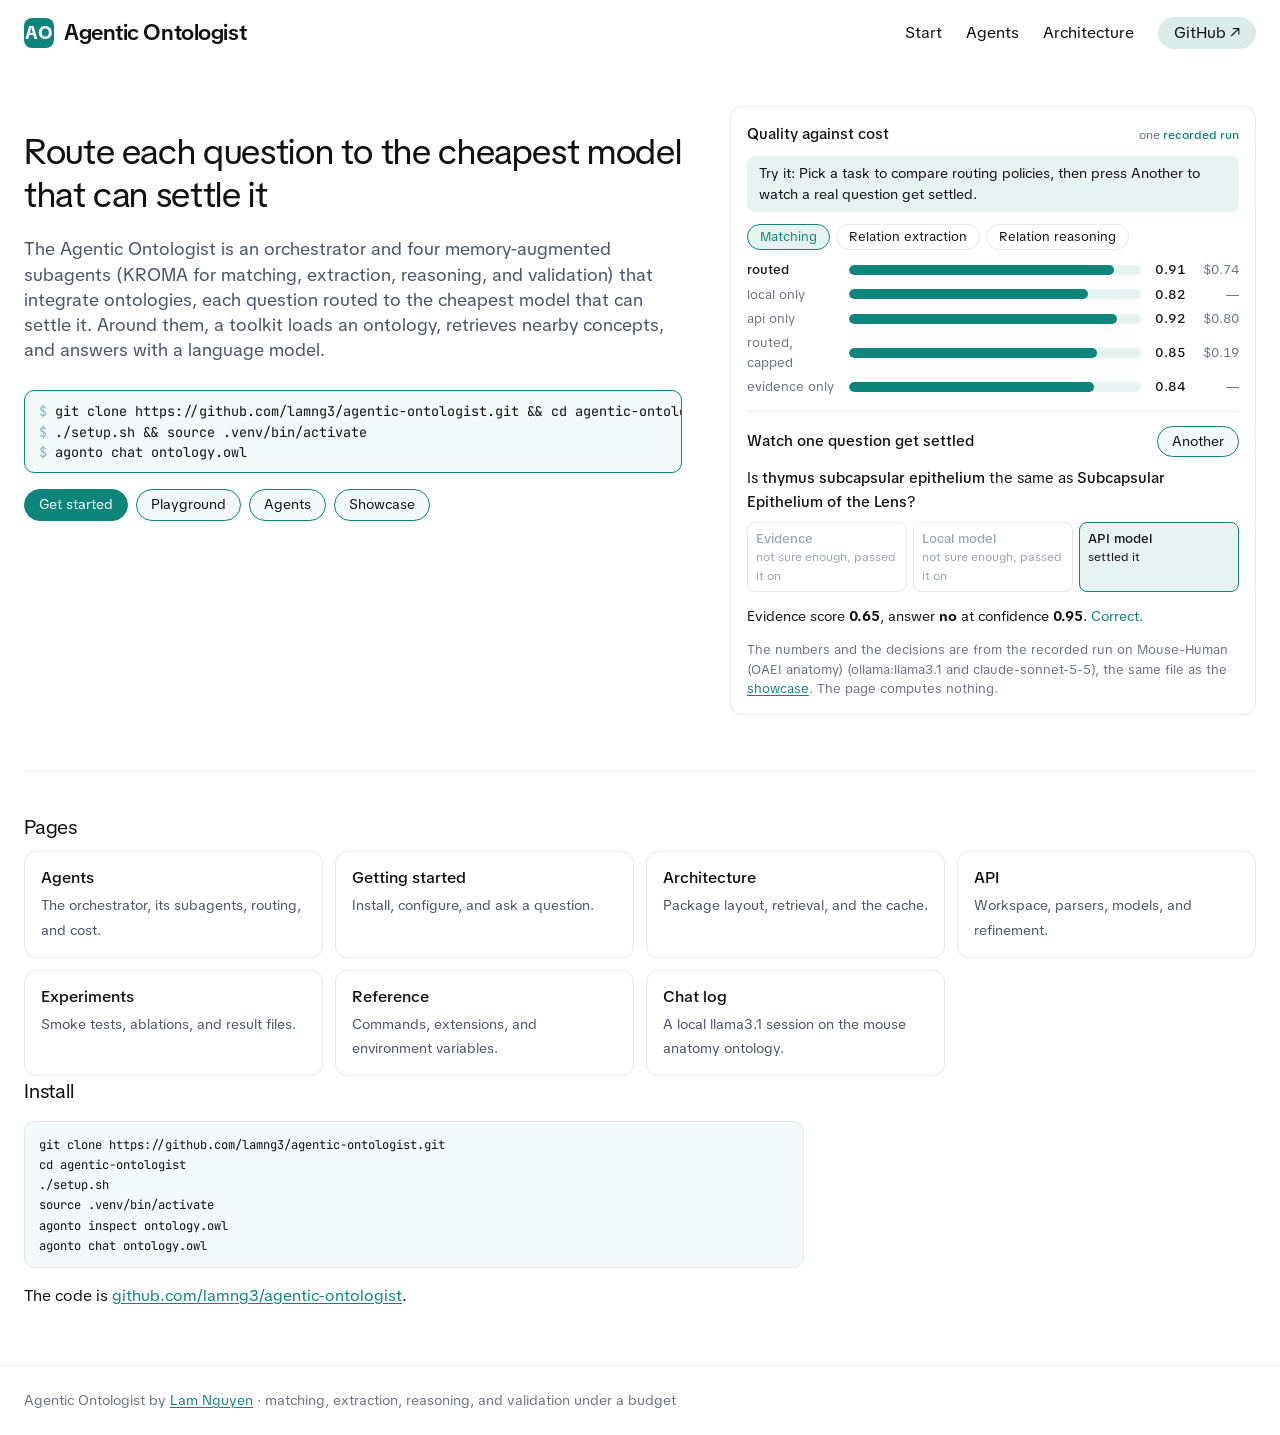
<file: index.html>
<!DOCTYPE html>
<html lang="en">
<head>
<meta charset="utf-8">
<meta name="viewport" content="width=device-width, initial-scale=1">
<title>Overview — Agentic Ontologist Manual</title>
<meta name="description" content="Agentic Ontologist manual: install, architecture, API, and experiments.">
<link rel="preconnect" href="https://fonts.googleapis.com">
<link rel="preconnect" href="https://fonts.gstatic.com" crossorigin>
<link href="https://fonts.googleapis.com/css2?family=TikTok+Sans:wght@400;500;600;700&family=JetBrains+Mono:wght@400;500&display=swap" rel="stylesheet">
<link rel="icon" href="favicon.svg" type="image/svg+xml">
<link rel="stylesheet" href="style.css">
</head>

<body>
<a class="skip" href="#content">Skip to content</a>
<header class="site">
  <a class="logo" href="index.html"><span class="logo-mark">AO</span><span>Agentic Ontologist</span></a>
  <nav class="site" aria-label="Site">
    <a href="getting-started.html">Start</a>
    <a href="agents.html">Agents</a>
    <a href="architecture.html">Architecture</a>
    <label class="nav-button" for="nav-toggle">Menu</label>
    <a href="https://github.com/lamng3/agentic-ontologist" class="pill">GitHub ↗</a>
  </nav>
</header>
<input id="nav-toggle" class="nav-toggle" type="checkbox">
<main class="wrap" id="content" style="max-width:1280px">
<section class="hero">
  <div>
    <h1>Route each question to the cheapest model that can settle it</h1>
    <p class="lede">The Agentic Ontologist is an orchestrator and four memory-augmented subagents (KROMA for matching, extraction, reasoning, and validation) that integrate ontologies, each question routed to the cheapest model that can settle it. Around them, a toolkit loads an ontology, retrieves nearby concepts, and answers with a language model.</p>
    <pre class="install"><span class="prompt">$ </span>git clone https://github.com/lamng3/agentic-ontologist.git &amp;&amp; cd agentic-ontologist
<span class="prompt">$ </span>./setup.sh &amp;&amp; source .venv/bin/activate
<span class="prompt">$ </span>agonto chat ontology.owl</pre>
    <div class="actions">
      <a class="btn solid" href="getting-started.html">Get started</a>
      <a class="btn" href="playground.html">Playground</a>
      <a class="btn" href="agents.html">Agents</a>
      <a class="btn" href="https://lamng3.com/agentic-ontologist/showcase/">Showcase</a>
    </div>
  </div>
  <div class="demo-card" id="demo">
    <div class="head"><h3>Quality against cost</h3><span class="tag">one <b>recorded run</b></span></div>
    <p class="try">Try it: Pick a task to compare routing policies, then press Another to watch a real question get settled.</p>
    <div class="tabs" id="tabs" role="tablist"></div>
    <div class="bars" id="policies"></div>
    <hr class="rule">
    <div class="head"><h3>Watch one question get settled</h3><button type="button" class="btn" id="ask">Another</button></div>
    <div class="ask" id="question"></div>
    <p class="note">The numbers and the decisions are from the recorded run on <span id="track"></span> (ollama:llama3.1 and claude-sonnet-5-5), the same file as the <a href="https://lamng3.com/agentic-ontologist/showcase/">showcase</a>. The page computes nothing.</p>
  </div>
</section>
<section class="block"><div class="prose-home"><h2 id="pages">Pages</h2>
<div class="cards">
<a class="card" href="agents.html"><strong>Agents</strong><span>The orchestrator, its subagents, routing, and cost.</span></a>
<a class="card" href="getting-started.html"><strong>Getting started</strong><span>Install, configure, and ask a question.</span></a>
<a class="card" href="architecture.html"><strong>Architecture</strong><span>Package layout, retrieval, and the cache.</span></a>
<a class="card" href="api.html"><strong>API</strong><span>Workspace, parsers, models, and refinement.</span></a>
<a class="card" href="experiments.html"><strong>Experiments</strong><span>Smoke tests, ablations, and result files.</span></a>
<a class="card" href="reference.html"><strong>Reference</strong><span>Commands, extensions, and environment variables.</span></a>
<a class="card" href="chat-log.html"><strong>Chat log</strong><span>A local llama3.1 session on the mouse anatomy ontology.</span></a>
</div>
<h2 id="install">Install</h2>
<pre><code>git clone https://github.com/lamng3/agentic-ontologist.git
cd agentic-ontologist
./setup.sh
source .venv/bin/activate
agonto inspect ontology.owl
agonto chat ontology.owl</code></pre>
<p>The code is <a href="https://github.com/lamng3/agentic-ontologist">github.com/lamng3/agentic-ontologist</a>.</p>
</div></section>
<script src="demo.js"></script>
</main>
<footer class="site">Agentic Ontologist by <a href="https://github.com/lamng3">Lam Nguyen</a> · matching, extraction, reasoning, and validation under a budget</footer>
</body>
</html>
</file>
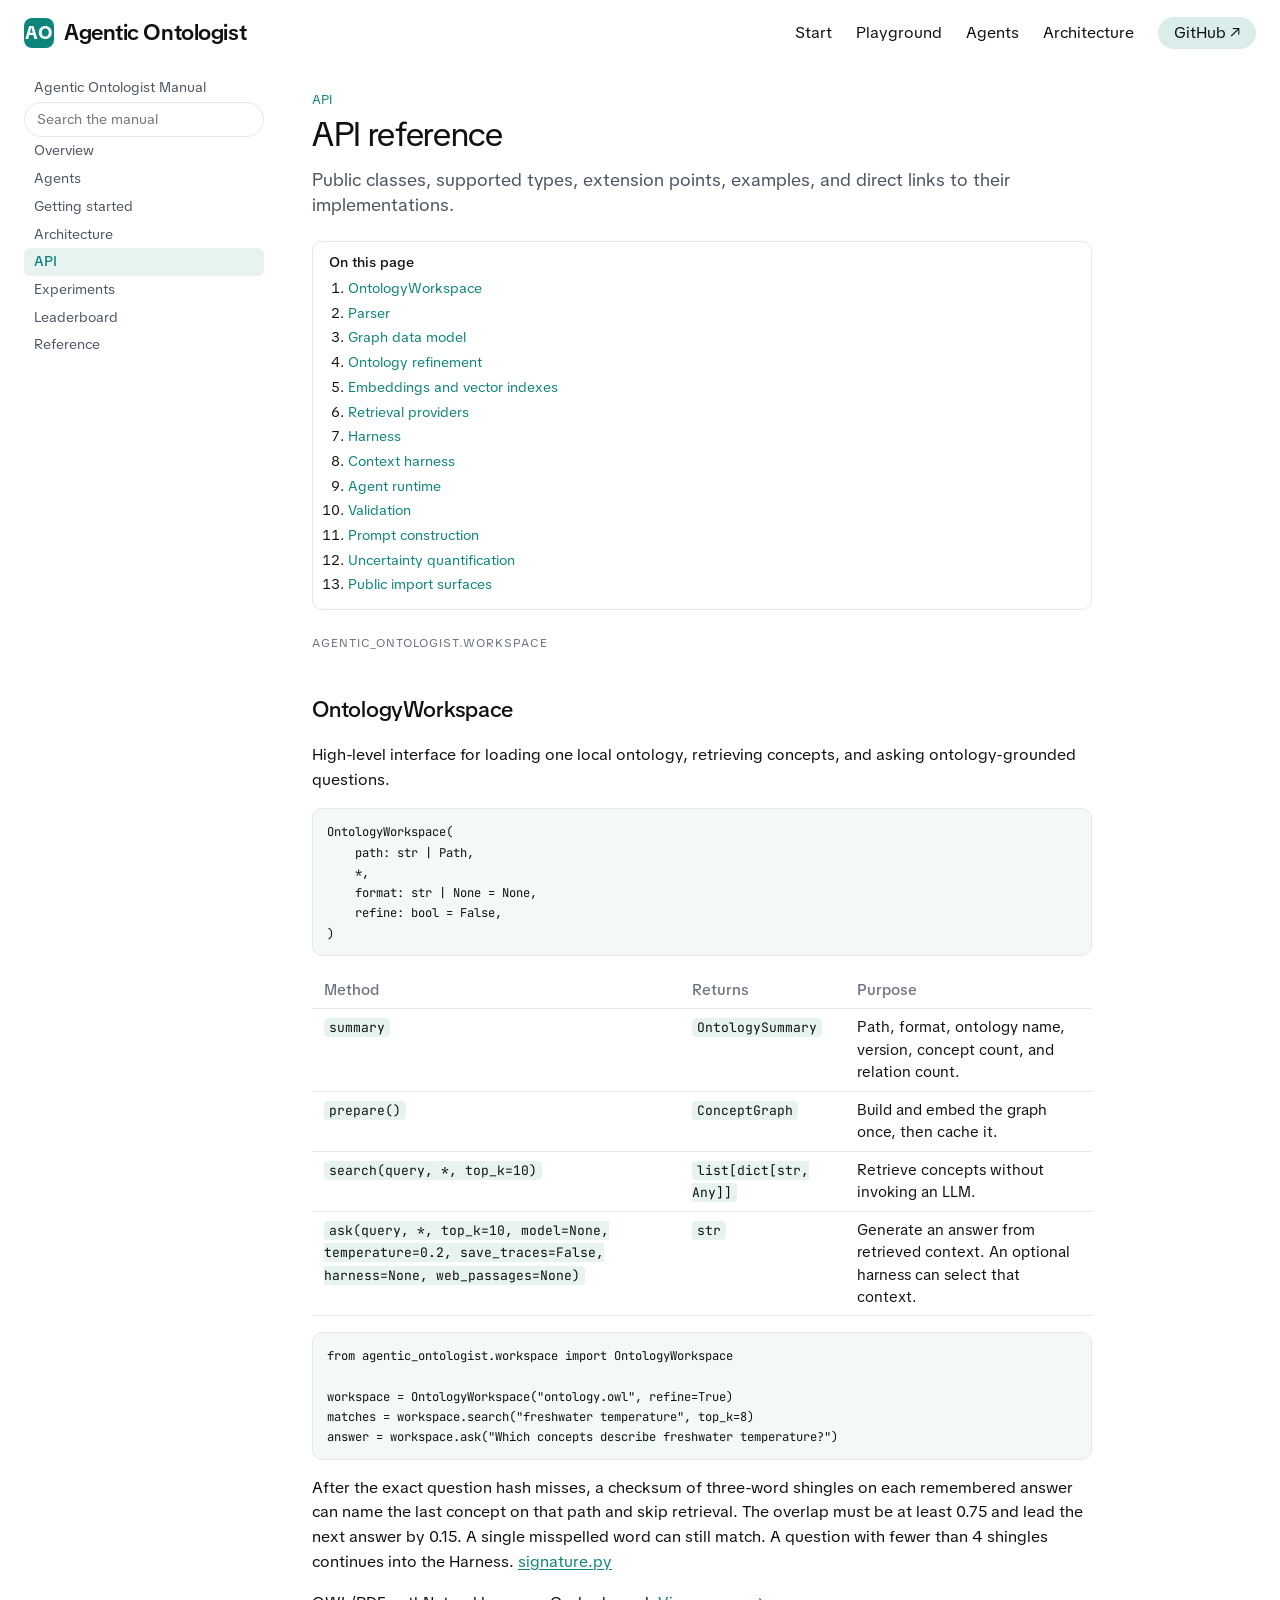
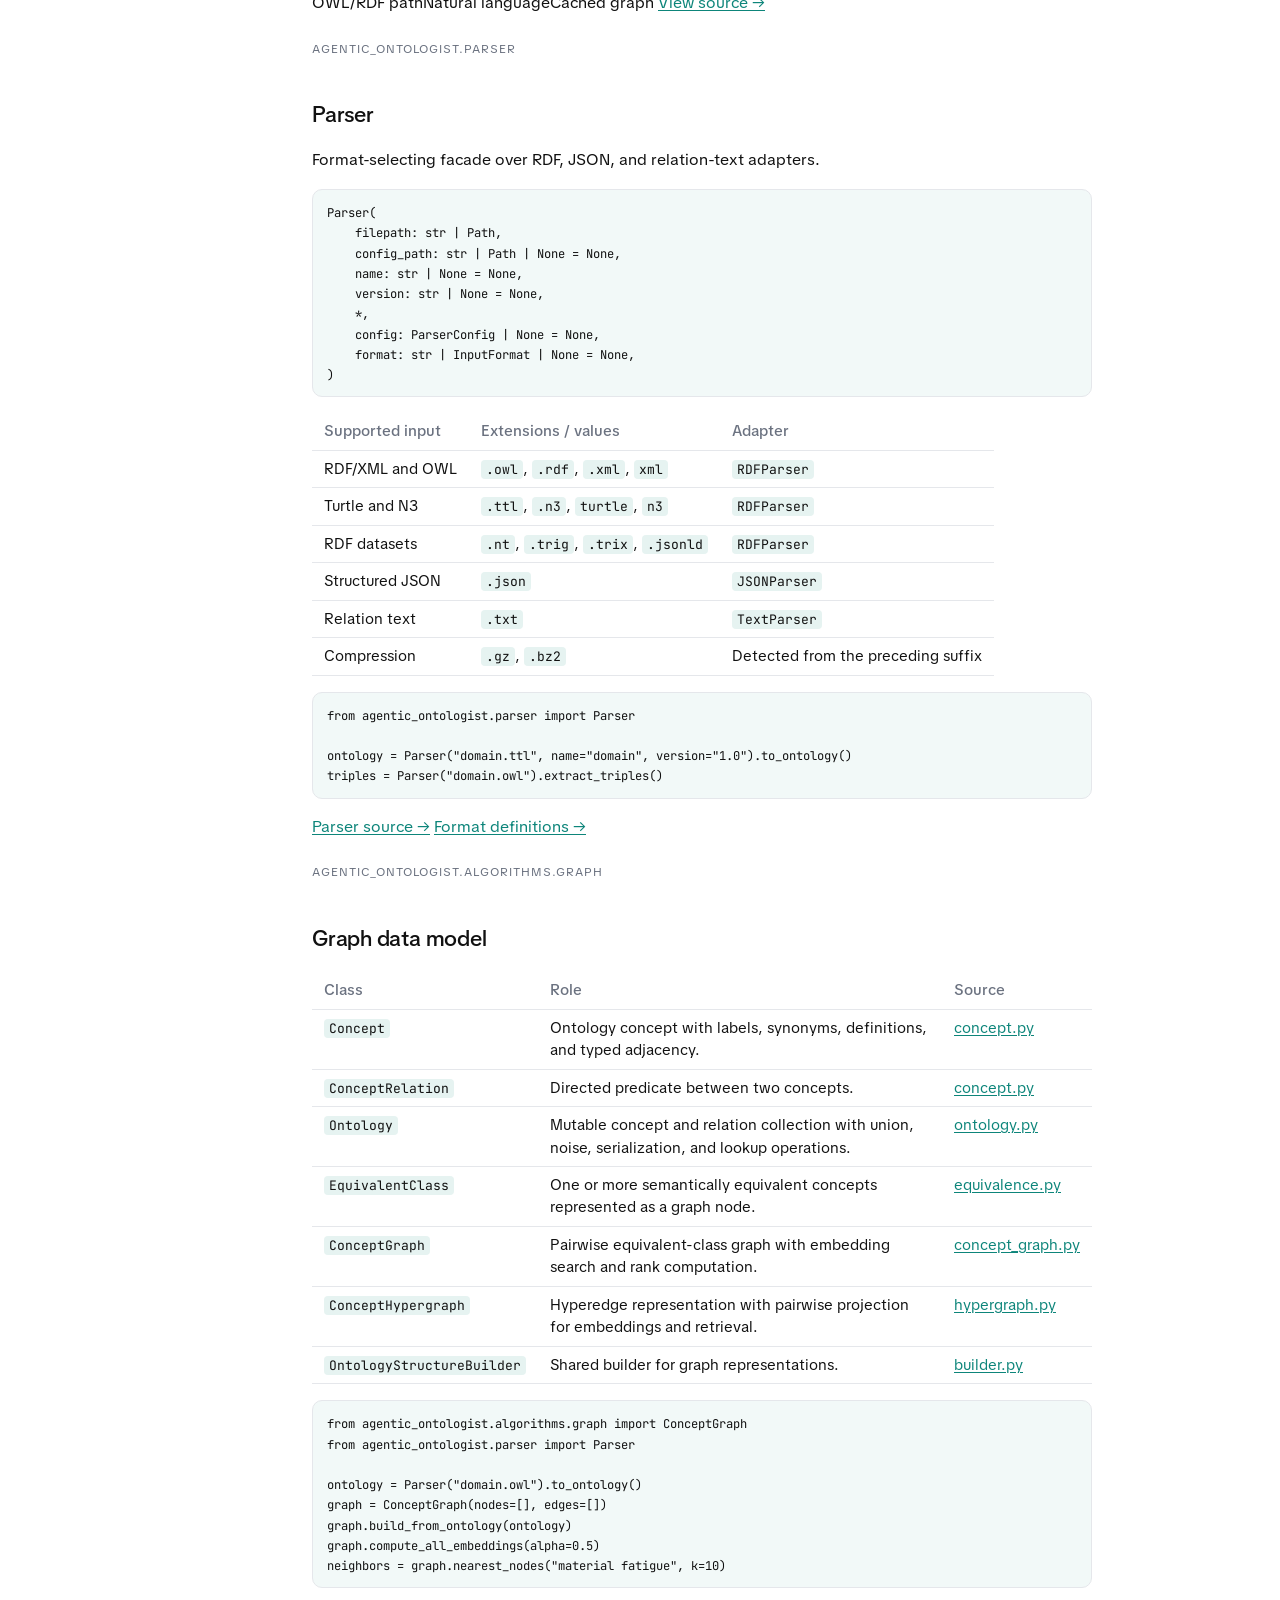
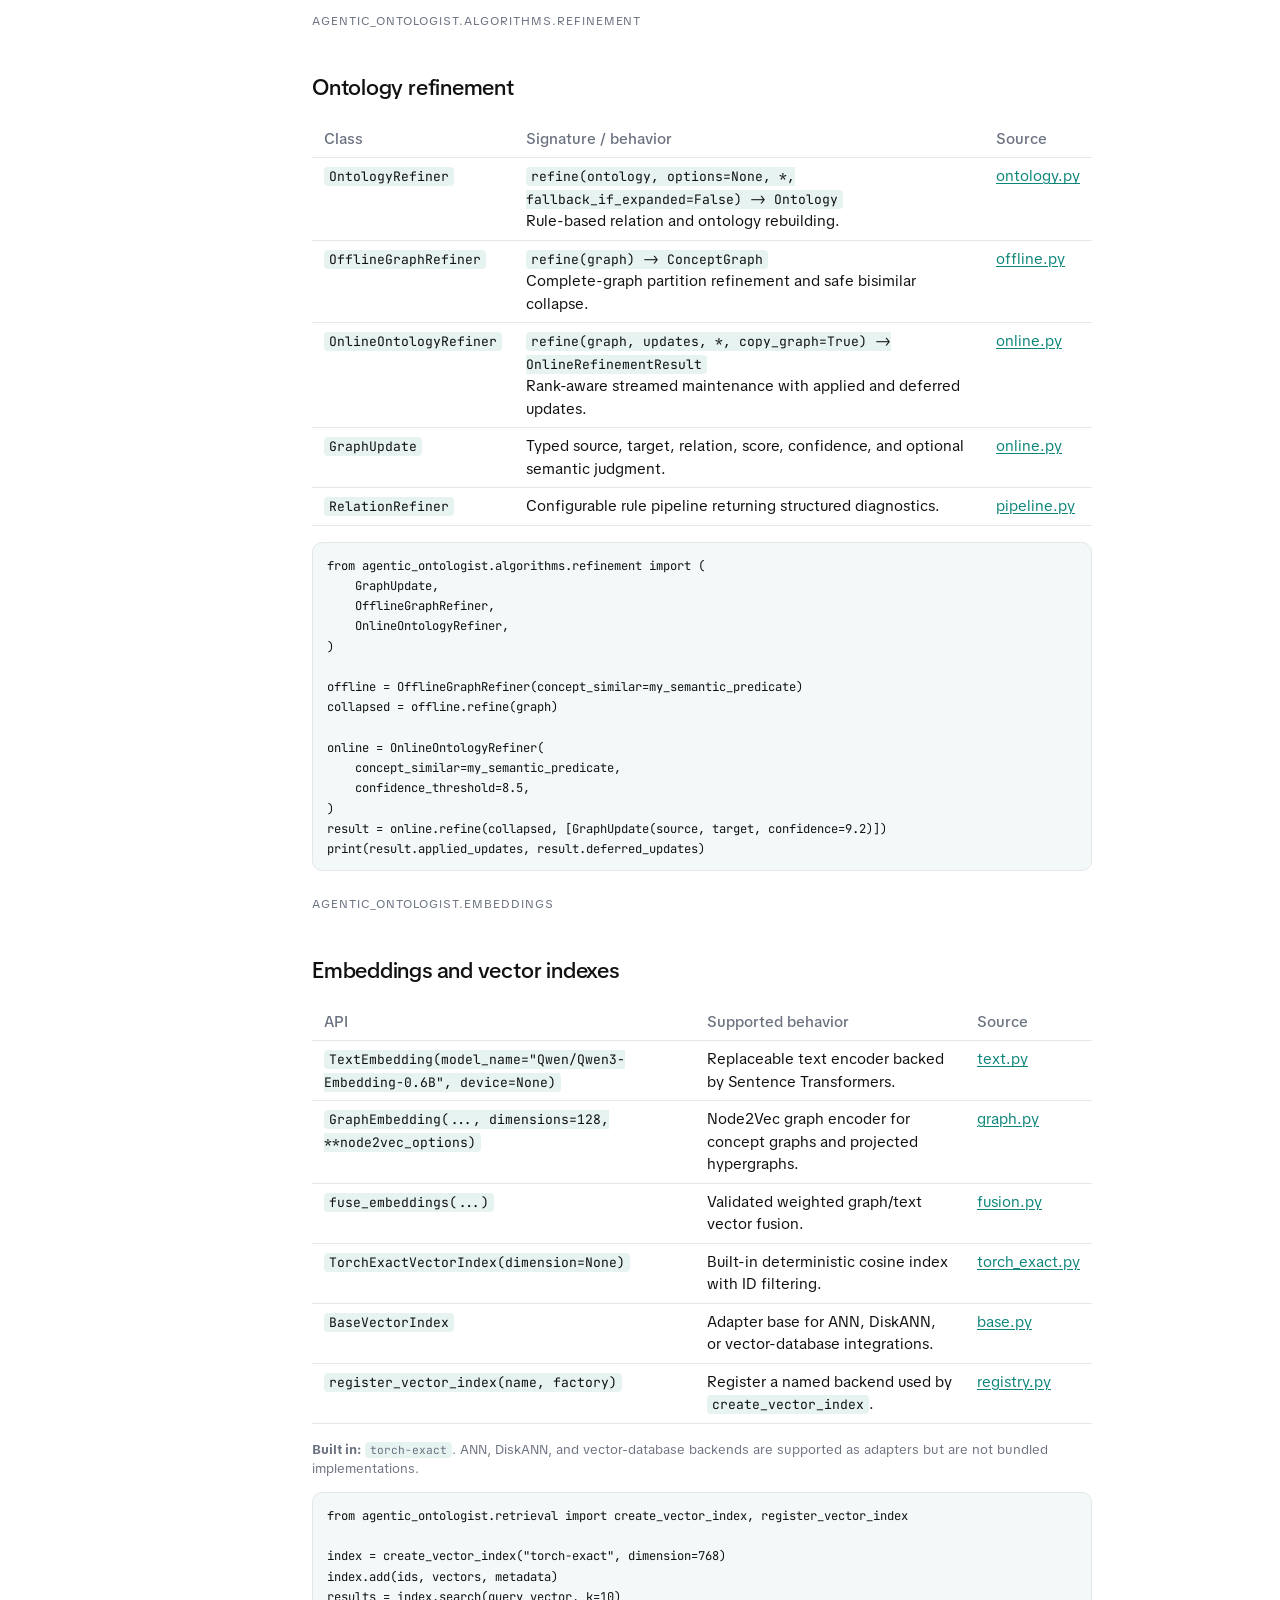
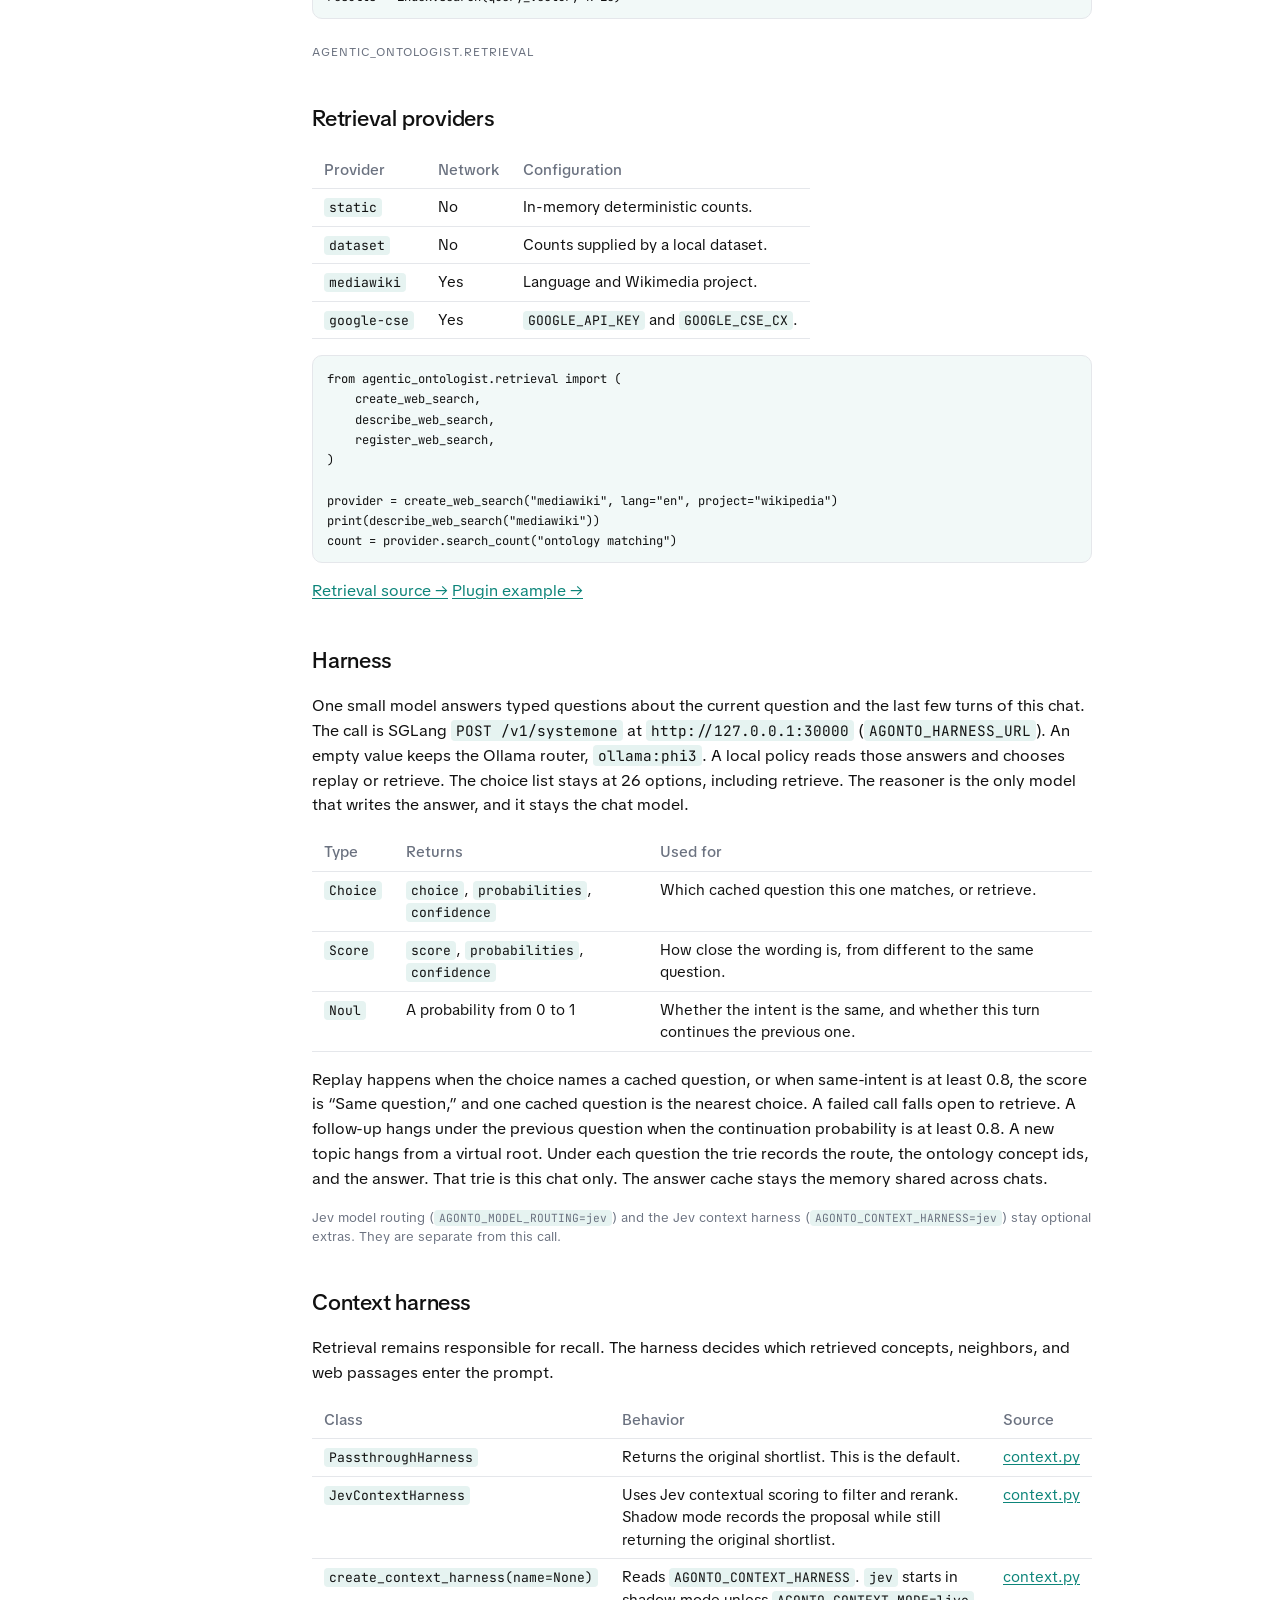
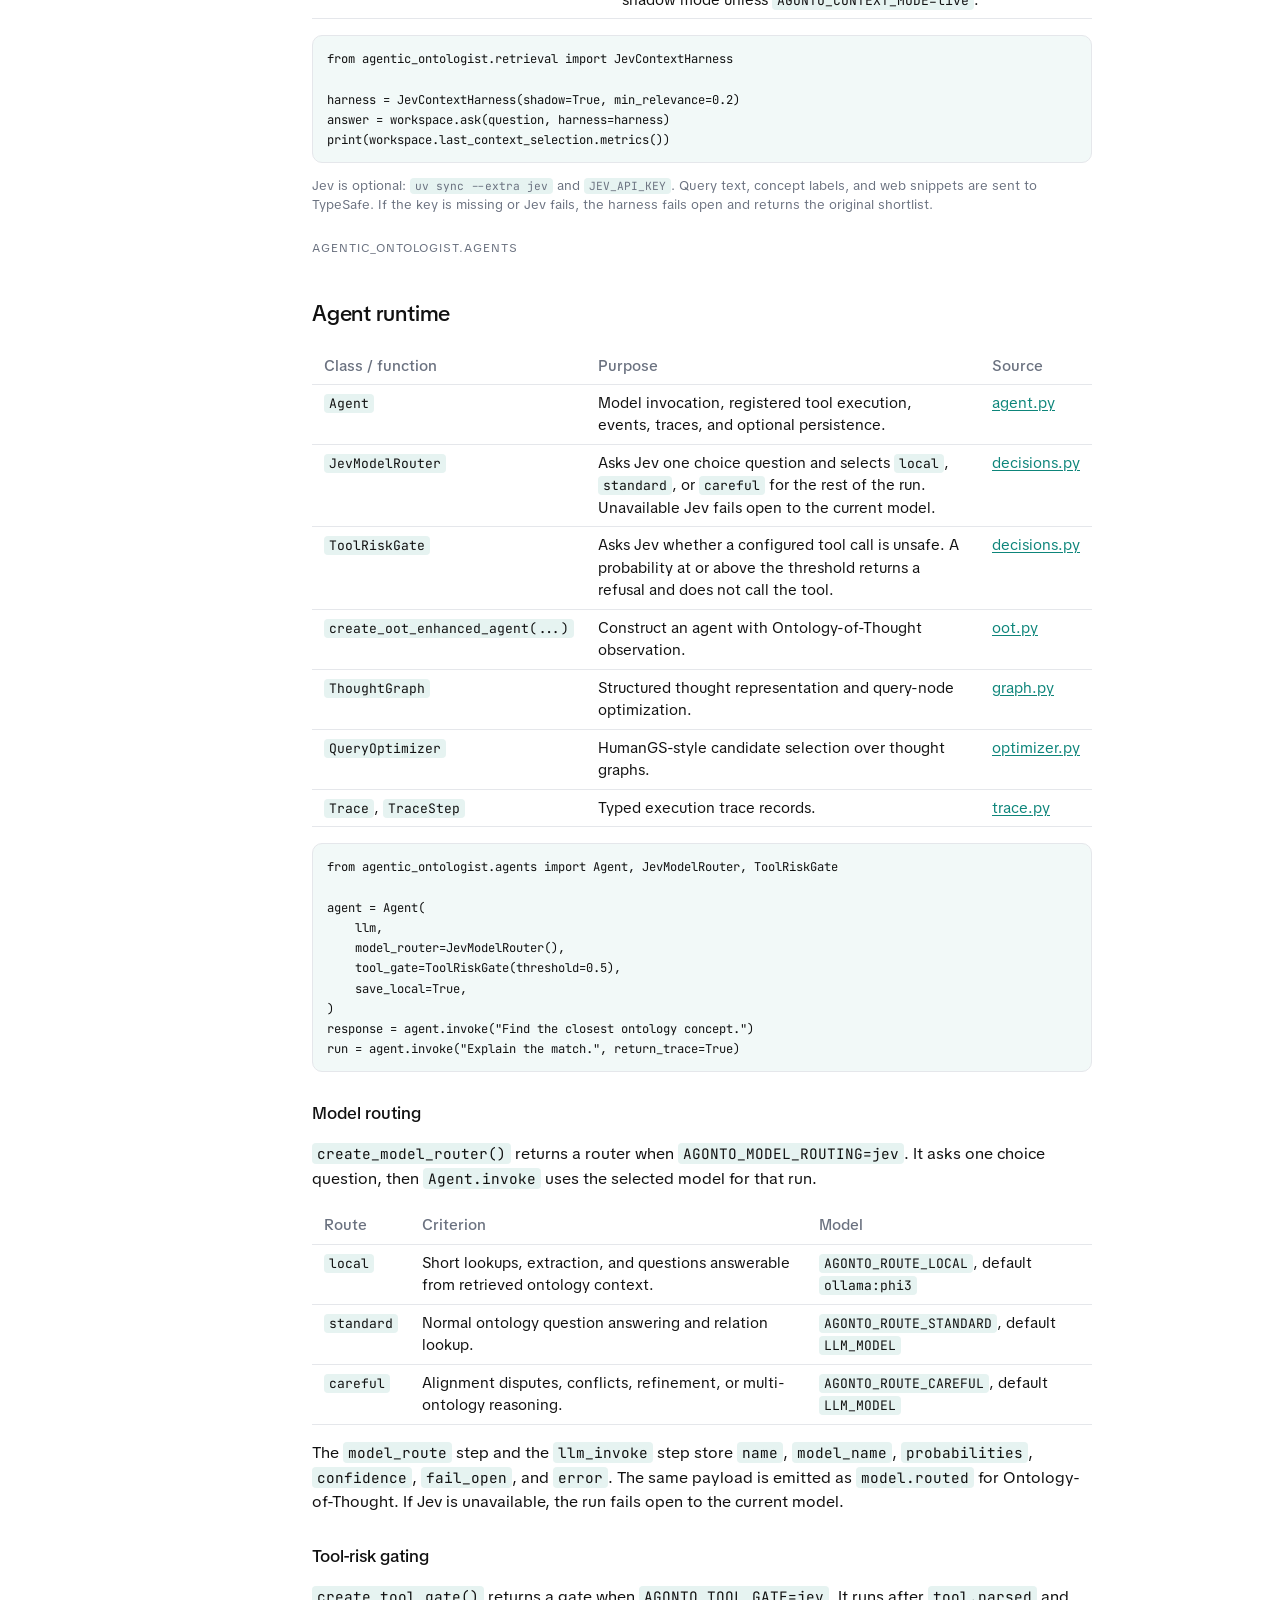
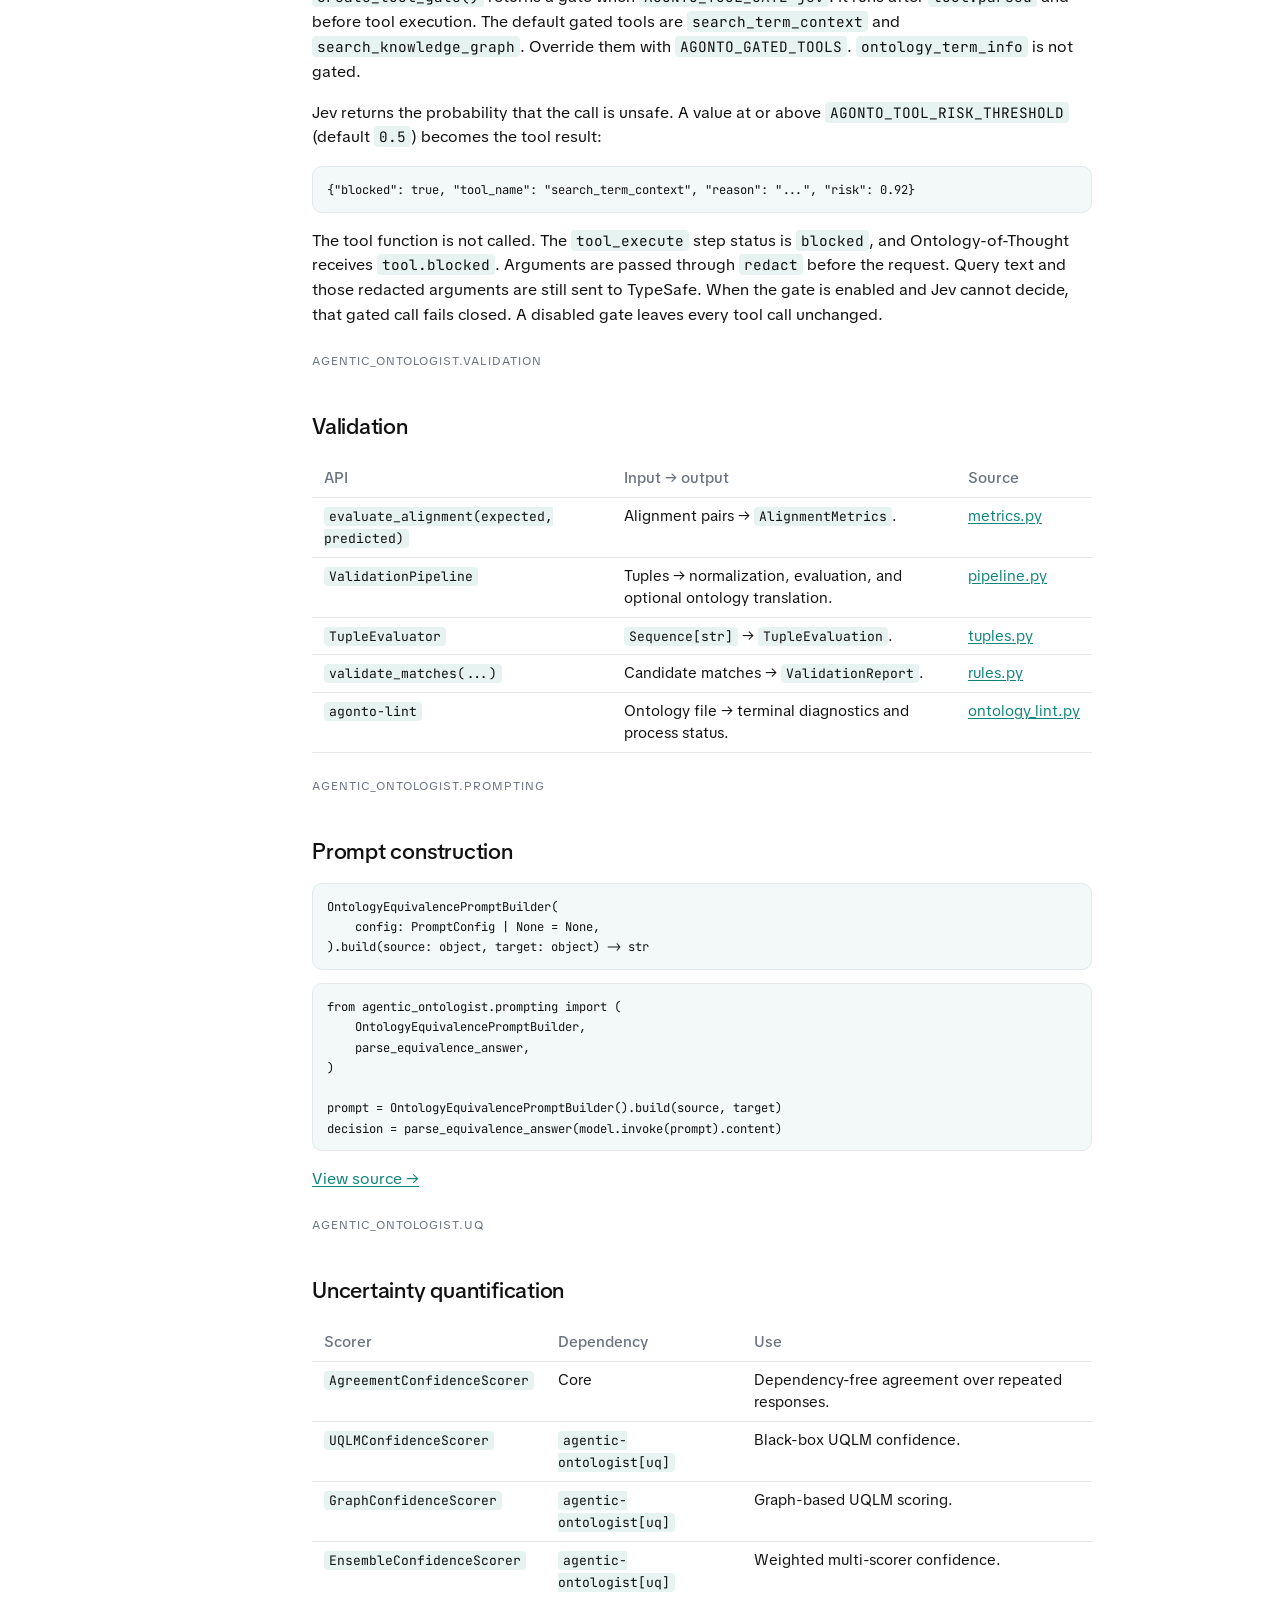
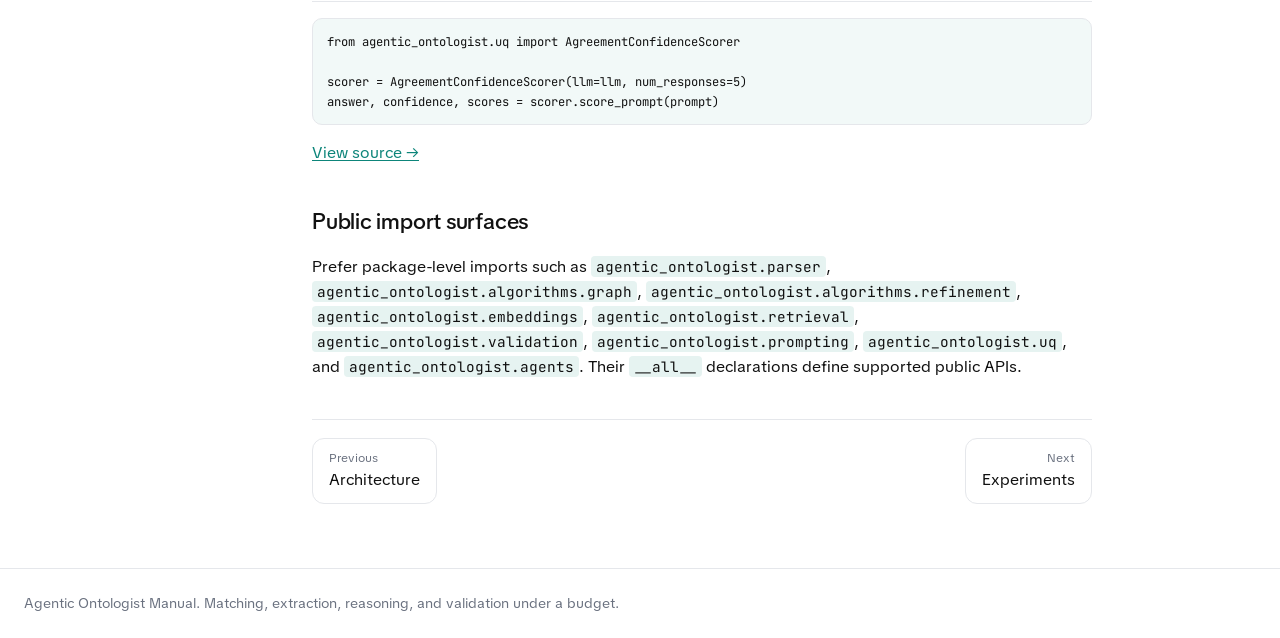
<file: api.html>
<!DOCTYPE html>
<html lang="en">
<head>
<meta charset="utf-8">
<meta name="viewport" content="width=device-width, initial-scale=1">
<title>API reference — Agentic Ontologist Manual</title>
<meta name="description" content="Public classes and the calls they expose.">
<link rel="preconnect" href="https://fonts.googleapis.com">
<link rel="preconnect" href="https://fonts.gstatic.com" crossorigin>
<link href="https://fonts.googleapis.com/css2?family=TikTok+Sans:wght@400;500;600;700&family=JetBrains+Mono:wght@400;500&display=swap" rel="stylesheet">
<link rel="icon" href="favicon.svg" type="image/svg+xml">
<link rel="stylesheet" href="style.css">
</head>
<body>
<a class="skip" href="#content">Skip to content</a>
<header class="site">
  <a class="logo" href="index.html"><span class="logo-mark">AO</span><span>Agentic Ontologist</span></a>
  <nav class="site" aria-label="Site">
    <a href="getting-started.html">Start</a><a href="playground.html">Playground</a>
    <a href="agents.html">Agents</a>
    <a href="architecture.html">Architecture</a>
    <label class="nav-button" for="nav-toggle">Menu</label>
    <a href="https://github.com/lamng3/agentic-ontologist" class="pill">GitHub ↗</a>
  </nav>
</header>
<input id="nav-toggle" class="nav-toggle" type="checkbox">
<div class="layout">
<nav class="nav" aria-label="Manual pages">
<a class="brand-desk" href="index.html">Agentic Ontologist Manual</a><input class="search" id="q" type="search" placeholder="Search the manual" autocomplete="off"><ul id="results" hidden></ul><a href="index.html">Overview</a><a href="agents.html">Agents</a><a href="getting-started.html">Getting started</a><a href="architecture.html">Architecture</a><a href="api.html" aria-current="page">API</a><a href="experiments.html">Experiments</a><a href="leaderboard.html">Leaderboard</a><a href="reference.html">Reference</a>
</nav>
<main id="content">
<p class="kicker">API</p>
<h1>API reference</h1>
<p class="lede">Public classes, supported types, extension points, examples, and direct links to their implementations.</p>
<nav class="toc" aria-label="On this page"><strong>On this page</strong><ol><li><a href="#ontologyworkspace">OntologyWorkspace</a></li><li><a href="#parser">Parser</a></li><li><a href="#graph-data-model">Graph data model</a></li><li><a href="#ontology-refinement">Ontology refinement</a></li><li><a href="#embeddings-and-vector-indexes">Embeddings and vector indexes</a></li><li><a href="#retrieval-providers">Retrieval providers</a></li><li><a href="#harness">Harness</a></li><li><a href="#context-harness">Context harness</a></li><li><a href="#agent-runtime">Agent runtime</a></li><li><a href="#validation">Validation</a></li><li><a href="#prompt-construction">Prompt construction</a></li><li><a href="#uncertainty-quantification">Uncertainty quantification</a></li><li><a href="#public-import-surfaces">Public import surfaces</a></li></ol></nav>
<section id="workspace" class="api-section">
      <p class="eyebrow">agentic_ontologist.workspace</p>
      <h2 id="ontologyworkspace">OntologyWorkspace</h2>
      <p>High-level interface for loading one local ontology, retrieving concepts, and asking ontology-grounded questions.</p>
      <pre class="signature"><code>OntologyWorkspace(
    path: str | Path,
    *,
    format: str | None = None,
    refine: bool = False,
)</code></pre>
      <table><thead><tr><th scope="col">Method</th><th scope="col">Returns</th><th scope="col">Purpose</th></tr></thead><tbody>
        <tr><td><code>summary</code></td><td><code>OntologySummary</code></td><td>Path, format, ontology name, version, concept count, and relation count.</td></tr>
        <tr><td><code>prepare()</code></td><td><code>ConceptGraph</code></td><td>Build and embed the graph once, then cache it.</td></tr>
        <tr><td><code>search(query, *, top_k=10)</code></td><td><code>list[dict[str, Any]]</code></td><td>Retrieve concepts without invoking an LLM.</td></tr>
        <tr><td><code>ask(query, *, top_k=10, model=None, temperature=0.2, save_traces=False, harness=None, web_passages=None)</code></td><td><code>str</code></td><td>Generate an answer from retrieved context. An optional harness can select that context.</td></tr>
      </tbody></table>
      <pre><code>from agentic_ontologist.workspace import OntologyWorkspace

workspace = OntologyWorkspace("ontology.owl", refine=True)
matches = workspace.search("freshwater temperature", top_k=8)
answer = workspace.ask("Which concepts describe freshwater temperature?")</code></pre>
      <p>After the exact question hash misses, a checksum of three-word shingles on each remembered answer can name the last concept on that path and skip retrieval. The overlap must be at least 0.75 and lead the next answer by 0.15. A single misspelled word can still match. A question with fewer than 4 shingles continues into the Harness. <a class="source-link" href="https://github.com/lamng3/agentic-ontologist/blob/master/src/agentic_ontologist/memory/signature.py">signature.py</a></p>
      <p><span class="badge">OWL/RDF path</span><span class="badge">Natural language</span><span class="badge">Cached graph</span> <a class="source-link" href="https://github.com/lamng3/agentic-ontologist/blob/master/src/agentic_ontologist/workspace.py">View source →</a></p>
    </section>

    <section id="parsing" class="api-section">
      <p class="eyebrow">agentic_ontologist.parser</p>
      <h2 id="parser">Parser</h2>
      <p>Format-selecting facade over RDF, JSON, and relation-text adapters.</p>
      <pre class="signature"><code>Parser(
    filepath: str | Path,
    config_path: str | Path | None = None,
    name: str | None = None,
    version: str | None = None,
    *,
    config: ParserConfig | None = None,
    format: str | InputFormat | None = None,
)</code></pre>
      <table><thead><tr><th scope="col">Supported input</th><th scope="col">Extensions / values</th><th scope="col">Adapter</th></tr></thead><tbody>
        <tr><td>RDF/XML and OWL</td><td><code>.owl</code>, <code>.rdf</code>, <code>.xml</code>, <code>xml</code></td><td><code>RDFParser</code></td></tr>
        <tr><td>Turtle and N3</td><td><code>.ttl</code>, <code>.n3</code>, <code>turtle</code>, <code>n3</code></td><td><code>RDFParser</code></td></tr>
        <tr><td>RDF datasets</td><td><code>.nt</code>, <code>.trig</code>, <code>.trix</code>, <code>.jsonld</code></td><td><code>RDFParser</code></td></tr>
        <tr><td>Structured JSON</td><td><code>.json</code></td><td><code>JSONParser</code></td></tr>
        <tr><td>Relation text</td><td><code>.txt</code></td><td><code>TextParser</code></td></tr>
        <tr><td>Compression</td><td><code>.gz</code>, <code>.bz2</code></td><td>Detected from the preceding suffix</td></tr>
      </tbody></table>
      <pre><code>from agentic_ontologist.parser import Parser

ontology = Parser("domain.ttl", name="domain", version="1.0").to_ontology()
triples = Parser("domain.owl").extract_triples()</code></pre>
      <p><a class="source-link" href="https://github.com/lamng3/agentic-ontologist/blob/master/src/agentic_ontologist/parser/parser.py">Parser source →</a> <a class="source-link" href="https://github.com/lamng3/agentic-ontologist/blob/master/src/agentic_ontologist/parser/formats.py">Format definitions →</a></p>
    </section>

    <section id="graphs" class="api-section">
      <p class="eyebrow">agentic_ontologist.algorithms.graph</p>
      <h2 id="graph-data-model">Graph data model</h2>
      <table><thead><tr><th scope="col">Class</th><th scope="col">Role</th><th scope="col">Source</th></tr></thead><tbody>
        <tr><td><code>Concept</code></td><td>Ontology concept with labels, synonyms, definitions, and typed adjacency.</td><td><a href="https://github.com/lamng3/agentic-ontologist/blob/master/src/agentic_ontologist/algorithms/graph/concept.py">concept.py</a></td></tr>
        <tr><td><code>ConceptRelation</code></td><td>Directed predicate between two concepts.</td><td><a href="https://github.com/lamng3/agentic-ontologist/blob/master/src/agentic_ontologist/algorithms/graph/concept.py">concept.py</a></td></tr>
        <tr><td><code>Ontology</code></td><td>Mutable concept and relation collection with union, noise, serialization, and lookup operations.</td><td><a href="https://github.com/lamng3/agentic-ontologist/blob/master/src/agentic_ontologist/algorithms/graph/ontology.py">ontology.py</a></td></tr>
        <tr><td><code>EquivalentClass</code></td><td>One or more semantically equivalent concepts represented as a graph node.</td><td><a href="https://github.com/lamng3/agentic-ontologist/blob/master/src/agentic_ontologist/algorithms/graph/equivalence.py">equivalence.py</a></td></tr>
        <tr><td><code>ConceptGraph</code></td><td>Pairwise equivalent-class graph with embedding search and rank computation.</td><td><a href="https://github.com/lamng3/agentic-ontologist/blob/master/src/agentic_ontologist/algorithms/graph/concept_graph.py">concept_graph.py</a></td></tr>
        <tr><td><code>ConceptHypergraph</code></td><td>Hyperedge representation with pairwise projection for embeddings and retrieval.</td><td><a href="https://github.com/lamng3/agentic-ontologist/blob/master/src/agentic_ontologist/algorithms/graph/hypergraph.py">hypergraph.py</a></td></tr>
        <tr><td><code>OntologyStructureBuilder</code></td><td>Shared builder for graph representations.</td><td><a href="https://github.com/lamng3/agentic-ontologist/blob/master/src/agentic_ontologist/algorithms/graph/builder.py">builder.py</a></td></tr>
      </tbody></table>
      <pre><code>from agentic_ontologist.algorithms.graph import ConceptGraph
from agentic_ontologist.parser import Parser

ontology = Parser("domain.owl").to_ontology()
graph = ConceptGraph(nodes=[], edges=[])
graph.build_from_ontology(ontology)
graph.compute_all_embeddings(alpha=0.5)
neighbors = graph.nearest_nodes("material fatigue", k=10)</code></pre>
    </section>

    <section id="refinement" class="api-section">
      <p class="eyebrow">agentic_ontologist.algorithms.refinement</p>
      <h2 id="ontology-refinement">Ontology refinement</h2>
      <table><thead><tr><th scope="col">Class</th><th scope="col">Signature / behavior</th><th scope="col">Source</th></tr></thead><tbody>
        <tr><td><code>OntologyRefiner</code></td><td><code>refine(ontology, options=None, *, fallback_if_expanded=False) -&gt; Ontology</code><br>Rule-based relation and ontology rebuilding.</td><td><a href="https://github.com/lamng3/agentic-ontologist/blob/master/src/agentic_ontologist/algorithms/refinement/ontology.py">ontology.py</a></td></tr>
        <tr><td><code>OfflineGraphRefiner</code></td><td><code>refine(graph) -&gt; ConceptGraph</code><br>Complete-graph partition refinement and safe bisimilar collapse.</td><td><a href="https://github.com/lamng3/agentic-ontologist/blob/master/src/agentic_ontologist/algorithms/refinement/offline.py">offline.py</a></td></tr>
        <tr><td><code>OnlineOntologyRefiner</code></td><td><code>refine(graph, updates, *, copy_graph=True) -&gt; OnlineRefinementResult</code><br>Rank-aware streamed maintenance with applied and deferred updates.</td><td><a href="https://github.com/lamng3/agentic-ontologist/blob/master/src/agentic_ontologist/algorithms/refinement/online.py">online.py</a></td></tr>
        <tr><td><code>GraphUpdate</code></td><td>Typed source, target, relation, score, confidence, and optional semantic judgment.</td><td><a href="https://github.com/lamng3/agentic-ontologist/blob/master/src/agentic_ontologist/algorithms/refinement/online.py">online.py</a></td></tr>
        <tr><td><code>RelationRefiner</code></td><td>Configurable rule pipeline returning structured diagnostics.</td><td><a href="https://github.com/lamng3/agentic-ontologist/blob/master/src/agentic_ontologist/algorithms/refinement/pipeline.py">pipeline.py</a></td></tr>
      </tbody></table>
      <pre><code>from agentic_ontologist.algorithms.refinement import (
    GraphUpdate,
    OfflineGraphRefiner,
    OnlineOntologyRefiner,
)

offline = OfflineGraphRefiner(concept_similar=my_semantic_predicate)
collapsed = offline.refine(graph)

online = OnlineOntologyRefiner(
    concept_similar=my_semantic_predicate,
    confidence_threshold=8.5,
)
result = online.refine(collapsed, [GraphUpdate(source, target, confidence=9.2)])
print(result.applied_updates, result.deferred_updates)</code></pre>
    </section>

    <section id="embeddings" class="api-section">
      <p class="eyebrow">agentic_ontologist.embeddings</p>
      <h2 id="embeddings-and-vector-indexes">Embeddings and vector indexes</h2>
      <table><thead><tr><th scope="col">API</th><th scope="col">Supported behavior</th><th scope="col">Source</th></tr></thead><tbody>
        <tr><td><code>TextEmbedding(model_name="Qwen/Qwen3-Embedding-0.6B", device=None)</code></td><td>Replaceable text encoder backed by Sentence Transformers.</td><td><a href="https://github.com/lamng3/agentic-ontologist/blob/master/src/agentic_ontologist/embeddings/encoders/text.py">text.py</a></td></tr>
        <tr><td><code>GraphEmbedding(..., dimensions=128, **node2vec_options)</code></td><td>Node2Vec graph encoder for concept graphs and projected hypergraphs.</td><td><a href="https://github.com/lamng3/agentic-ontologist/blob/master/src/agentic_ontologist/embeddings/encoders/graph.py">graph.py</a></td></tr>
        <tr><td><code>fuse_embeddings(...)</code></td><td>Validated weighted graph/text vector fusion.</td><td><a href="https://github.com/lamng3/agentic-ontologist/blob/master/src/agentic_ontologist/embeddings/fusion.py">fusion.py</a></td></tr>
        <tr><td><code>TorchExactVectorIndex(dimension=None)</code></td><td>Built-in deterministic cosine index with ID filtering.</td><td><a href="https://github.com/lamng3/agentic-ontologist/blob/master/src/agentic_ontologist/embeddings/vector_index/torch_exact.py">torch_exact.py</a></td></tr>
        <tr><td><code>BaseVectorIndex</code></td><td>Adapter base for ANN, DiskANN, or vector-database integrations.</td><td><a href="https://github.com/lamng3/agentic-ontologist/blob/master/src/agentic_ontologist/embeddings/vector_index/base.py">base.py</a></td></tr>
        <tr><td><code>register_vector_index(name, factory)</code></td><td>Register a named backend used by <code>create_vector_index</code>.</td><td><a href="https://github.com/lamng3/agentic-ontologist/blob/master/src/agentic_ontologist/embeddings/vector_index/registry.py">registry.py</a></td></tr>
      </tbody></table>
      <p class="note"><strong>Built in:</strong> <code>torch-exact</code>. ANN, DiskANN, and vector-database backends are supported as adapters but are not bundled implementations.</p>
      <pre><code>from agentic_ontologist.retrieval import create_vector_index, register_vector_index

index = create_vector_index("torch-exact", dimension=768)
index.add(ids, vectors, metadata)
results = index.search(query_vector, k=10)</code></pre>
    </section>

    <section id="retrieval" class="api-section">
      <p class="eyebrow">agentic_ontologist.retrieval</p>
      <h2 id="retrieval-providers">Retrieval providers</h2>
      <table><thead><tr><th scope="col">Provider</th><th scope="col">Network</th><th scope="col">Configuration</th></tr></thead><tbody>
        <tr><td><code>static</code></td><td>No</td><td>In-memory deterministic counts.</td></tr>
        <tr><td><code>dataset</code></td><td>No</td><td>Counts supplied by a local dataset.</td></tr>
        <tr><td><code>mediawiki</code></td><td>Yes</td><td>Language and Wikimedia project.</td></tr>
        <tr><td><code>google-cse</code></td><td>Yes</td><td><code>GOOGLE_API_KEY</code> and <code>GOOGLE_CSE_CX</code>.</td></tr>
      </tbody></table>
      <pre><code>from agentic_ontologist.retrieval import (
    create_web_search,
    describe_web_search,
    register_web_search,
)

provider = create_web_search("mediawiki", lang="en", project="wikipedia")
print(describe_web_search("mediawiki"))
count = provider.search_count("ontology matching")</code></pre>
      <p><a class="source-link" href="https://github.com/lamng3/agentic-ontologist/tree/master/src/agentic_ontologist/retrieval">Retrieval source →</a> <a class="source-link" href="https://github.com/lamng3/agentic-ontologist/blob/master/examples/retrieval_plugins.py">Plugin example →</a></p>

      <h2 id="harness">Harness</h2>
      <p>One small model answers typed questions about the current question and the last few turns of this chat. The call is SGLang <code>POST /v1/systemone</code> at <code>http://127.0.0.1:30000</code> (<code>AGONTO_HARNESS_URL</code>). An empty value keeps the Ollama router, <code>ollama:phi3</code>. A local policy reads those answers and chooses replay or retrieve. The choice list stays at 26 options, including retrieve. The reasoner is the only model that writes the answer, and it stays the chat model.</p>
      <table><thead><tr><th scope="col">Type</th><th scope="col">Returns</th><th scope="col">Used for</th></tr></thead><tbody>
        <tr><td><code>Choice</code></td><td><code>choice</code>, <code>probabilities</code>, <code>confidence</code></td><td>Which cached question this one matches, or retrieve.</td></tr>
        <tr><td><code>Score</code></td><td><code>score</code>, <code>probabilities</code>, <code>confidence</code></td><td>How close the wording is, from different to the same question.</td></tr>
        <tr><td><code>Noul</code></td><td>A probability from 0 to 1</td><td>Whether the intent is the same, and whether this turn continues the previous one.</td></tr>
      </tbody></table>
      <p>Replay happens when the choice names a cached question, or when same-intent is at least 0.8, the score is “Same question,” and one cached question is the nearest choice. A failed call falls open to retrieve. A follow-up hangs under the previous question when the continuation probability is at least 0.8. A new topic hangs from a virtual root. Under each question the trie records the route, the ontology concept ids, and the answer. That trie is this chat only. The answer cache stays the memory shared across chats.</p>
      <p class="note">Jev model routing (<code>AGONTO_MODEL_ROUTING=jev</code>) and the Jev context harness (<code>AGONTO_CONTEXT_HARNESS=jev</code>) stay optional extras. They are separate from this call.</p>

      <h2 id="context-harness">Context harness</h2>
      <p>Retrieval remains responsible for recall. The harness decides which retrieved concepts, neighbors, and web passages enter the prompt.</p>
      <table><thead><tr><th scope="col">Class</th><th scope="col">Behavior</th><th scope="col">Source</th></tr></thead><tbody>
        <tr><td><code>PassthroughHarness</code></td><td>Returns the original shortlist. This is the default.</td><td><a href="https://github.com/lamng3/agentic-ontologist/blob/master/src/agentic_ontologist/retrieval/context.py">context.py</a></td></tr>
        <tr><td><code>JevContextHarness</code></td><td>Uses Jev contextual scoring to filter and rerank. Shadow mode records the proposal while still returning the original shortlist.</td><td><a href="https://github.com/lamng3/agentic-ontologist/blob/master/src/agentic_ontologist/retrieval/context.py">context.py</a></td></tr>
        <tr><td><code>create_context_harness(name=None)</code></td><td>Reads <code>AGONTO_CONTEXT_HARNESS</code>. <code>jev</code> starts in shadow mode unless <code>AGONTO_CONTEXT_MODE=live</code>.</td><td><a href="https://github.com/lamng3/agentic-ontologist/blob/master/src/agentic_ontologist/retrieval/context.py">context.py</a></td></tr>
      </tbody></table>
      <pre><code>from agentic_ontologist.retrieval import JevContextHarness

harness = JevContextHarness(shadow=True, min_relevance=0.2)
answer = workspace.ask(question, harness=harness)
print(workspace.last_context_selection.metrics())</code></pre>
      <p class="note">Jev is optional: <code>uv sync --extra jev</code> and <code>JEV_API_KEY</code>. Query text, concept labels, and web snippets are sent to TypeSafe. If the key is missing or Jev fails, the harness fails open and returns the original shortlist.</p>
    </section>

    <section id="agents" class="api-section">
      <p class="eyebrow">agentic_ontologist.agents</p>
      <h2 id="agent-runtime">Agent runtime</h2>
      <table><thead><tr><th scope="col">Class / function</th><th scope="col">Purpose</th><th scope="col">Source</th></tr></thead><tbody>
        <tr><td><code>Agent</code></td><td>Model invocation, registered tool execution, events, traces, and optional persistence.</td><td><a href="https://github.com/lamng3/agentic-ontologist/blob/master/src/agentic_ontologist/agents/core/agent.py">agent.py</a></td></tr>
        <tr><td><code>JevModelRouter</code></td><td>Asks Jev one choice question and selects <code>local</code>, <code>standard</code>, or <code>careful</code> for the rest of the run. Unavailable Jev fails open to the current model.</td><td><a href="https://github.com/lamng3/agentic-ontologist/blob/master/src/agentic_ontologist/agents/decisions.py">decisions.py</a></td></tr>
        <tr><td><code>ToolRiskGate</code></td><td>Asks Jev whether a configured tool call is unsafe. A probability at or above the threshold returns a refusal and does not call the tool.</td><td><a href="https://github.com/lamng3/agentic-ontologist/blob/master/src/agentic_ontologist/agents/decisions.py">decisions.py</a></td></tr>
        <tr><td><code>create_oot_enhanced_agent(...)</code></td><td>Construct an agent with Ontology-of-Thought observation.</td><td><a href="https://github.com/lamng3/agentic-ontologist/blob/master/src/agentic_ontologist/agents/observers/oot.py">oot.py</a></td></tr>
        <tr><td><code>ThoughtGraph</code></td><td>Structured thought representation and query-node optimization.</td><td><a href="https://github.com/lamng3/agentic-ontologist/blob/master/src/agentic_ontologist/agents/ontology_of_thought/graph.py">graph.py</a></td></tr>
        <tr><td><code>QueryOptimizer</code></td><td>HumanGS-style candidate selection over thought graphs.</td><td><a href="https://github.com/lamng3/agentic-ontologist/blob/master/src/agentic_ontologist/agents/ontology_of_thought/optimizer.py">optimizer.py</a></td></tr>
        <tr><td><code>Trace</code>, <code>TraceStep</code></td><td>Typed execution trace records.</td><td><a href="https://github.com/lamng3/agentic-ontologist/blob/master/src/agentic_ontologist/agents/runtime/trace.py">trace.py</a></td></tr>
      </tbody></table>
      <pre><code>from agentic_ontologist.agents import Agent, JevModelRouter, ToolRiskGate

agent = Agent(
    llm,
    model_router=JevModelRouter(),
    tool_gate=ToolRiskGate(threshold=0.5),
    save_local=True,
)
response = agent.invoke("Find the closest ontology concept.")
run = agent.invoke("Explain the match.", return_trace=True)</code></pre>

      <h3>Model routing</h3>
      <p><code>create_model_router()</code> returns a router when <code>AGONTO_MODEL_ROUTING=jev</code>. It asks one choice question, then <code>Agent.invoke</code> uses the selected model for that run.</p>
      <table><thead><tr><th scope="col">Route</th><th scope="col">Criterion</th><th scope="col">Model</th></tr></thead><tbody>
        <tr><td><code>local</code></td><td>Short lookups, extraction, and questions answerable from retrieved ontology context.</td><td><code>AGONTO_ROUTE_LOCAL</code>, default <code>ollama:phi3</code></td></tr>
        <tr><td><code>standard</code></td><td>Normal ontology question answering and relation lookup.</td><td><code>AGONTO_ROUTE_STANDARD</code>, default <code>LLM_MODEL</code></td></tr>
        <tr><td><code>careful</code></td><td>Alignment disputes, conflicts, refinement, or multi-ontology reasoning.</td><td><code>AGONTO_ROUTE_CAREFUL</code>, default <code>LLM_MODEL</code></td></tr>
      </tbody></table>
      <p>The <code>model_route</code> step and the <code>llm_invoke</code> step store <code>name</code>, <code>model_name</code>, <code>probabilities</code>, <code>confidence</code>, <code>fail_open</code>, and <code>error</code>. The same payload is emitted as <code>model.routed</code> for Ontology-of-Thought. If Jev is unavailable, the run fails open to the current model.</p>

      <h3>Tool-risk gating</h3>
      <p><code>create_tool_gate()</code> returns a gate when <code>AGONTO_TOOL_GATE=jev</code>. It runs after <code>tool.parsed</code> and before tool execution. The default gated tools are <code>search_term_context</code> and <code>search_knowledge_graph</code>. Override them with <code>AGONTO_GATED_TOOLS</code>. <code>ontology_term_info</code> is not gated.</p>
      <p>Jev returns the probability that the call is unsafe. A value at or above <code>AGONTO_TOOL_RISK_THRESHOLD</code> (default <code>0.5</code>) becomes the tool result:</p>
      <pre><code>{"blocked": true, "tool_name": "search_term_context", "reason": "...", "risk": 0.92}</code></pre>
      <p>The tool function is not called. The <code>tool_execute</code> step status is <code>blocked</code>, and Ontology-of-Thought receives <code>tool.blocked</code>. Arguments are passed through <code>redact</code> before the request. Query text and those redacted arguments are still sent to TypeSafe. When the gate is enabled and Jev cannot decide, that gated call fails closed. A disabled gate leaves every tool call unchanged.</p>
    </section>

    <section id="validation-api" class="api-section">
      <p class="eyebrow">agentic_ontologist.validation</p>
      <h2 id="validation">Validation</h2>
      <table><thead><tr><th scope="col">API</th><th scope="col">Input → output</th><th scope="col">Source</th></tr></thead><tbody>
        <tr><td><code>evaluate_alignment(expected, predicted)</code></td><td>Alignment pairs → <code>AlignmentMetrics</code>.</td><td><a href="https://github.com/lamng3/agentic-ontologist/blob/master/src/agentic_ontologist/validation/metrics.py">metrics.py</a></td></tr>
        <tr><td><code>ValidationPipeline</code></td><td>Tuples → normalization, evaluation, and optional ontology translation.</td><td><a href="https://github.com/lamng3/agentic-ontologist/blob/master/src/agentic_ontologist/validation/pipeline.py">pipeline.py</a></td></tr>
        <tr><td><code>TupleEvaluator</code></td><td><code>Sequence[str]</code> → <code>TupleEvaluation</code>.</td><td><a href="https://github.com/lamng3/agentic-ontologist/blob/master/src/agentic_ontologist/validation/tuples.py">tuples.py</a></td></tr>
        <tr><td><code>validate_matches(...)</code></td><td>Candidate matches → <code>ValidationReport</code>.</td><td><a href="https://github.com/lamng3/agentic-ontologist/blob/master/src/agentic_ontologist/validation/rules.py">rules.py</a></td></tr>
        <tr><td><code>agonto-lint</code></td><td>Ontology file → terminal diagnostics and process status.</td><td><a href="https://github.com/lamng3/agentic-ontologist/blob/master/src/agentic_ontologist/validation/ontology_lint.py">ontology_lint.py</a></td></tr>
      </tbody></table>
    </section>

    <section id="prompting" class="api-section">
      <p class="eyebrow">agentic_ontologist.prompting</p>
      <h2 id="prompt-construction">Prompt construction</h2>
      <pre class="signature"><code>OntologyEquivalencePromptBuilder(
    config: PromptConfig | None = None,
).build(source: object, target: object) -&gt; str</code></pre>
      <pre><code>from agentic_ontologist.prompting import (
    OntologyEquivalencePromptBuilder,
    parse_equivalence_answer,
)

prompt = OntologyEquivalencePromptBuilder().build(source, target)
decision = parse_equivalence_answer(model.invoke(prompt).content)</code></pre>
      <p><a class="source-link" href="https://github.com/lamng3/agentic-ontologist/blob/master/src/agentic_ontologist/prompting/ontology.py">View source →</a></p>
    </section>

    <section id="uq" class="api-section">
      <p class="eyebrow">agentic_ontologist.uq</p>
      <h2 id="uncertainty-quantification">Uncertainty quantification</h2>
      <table><thead><tr><th scope="col">Scorer</th><th scope="col">Dependency</th><th scope="col">Use</th></tr></thead><tbody>
        <tr><td><code>AgreementConfidenceScorer</code></td><td>Core</td><td>Dependency-free agreement over repeated responses.</td></tr>
        <tr><td><code>UQLMConfidenceScorer</code></td><td><code>agentic-ontologist[uq]</code></td><td>Black-box UQLM confidence.</td></tr>
        <tr><td><code>GraphConfidenceScorer</code></td><td><code>agentic-ontologist[uq]</code></td><td>Graph-based UQLM scoring.</td></tr>
        <tr><td><code>EnsembleConfidenceScorer</code></td><td><code>agentic-ontologist[uq]</code></td><td>Weighted multi-scorer confidence.</td></tr>
      </tbody></table>
      <pre><code>from agentic_ontologist.uq import AgreementConfidenceScorer

scorer = AgreementConfidenceScorer(llm=llm, num_responses=5)
answer, confidence, scores = scorer.score_prompt(prompt)</code></pre>
      <p><a class="source-link" href="https://github.com/lamng3/agentic-ontologist/tree/master/src/agentic_ontologist/uq">View source →</a></p>
    </section>

    <h2 id="public-import-surfaces">Public import surfaces</h2>
    <p>Prefer package-level imports such as <code>agentic_ontologist.parser</code>, <code>agentic_ontologist.algorithms.graph</code>, <code>agentic_ontologist.algorithms.refinement</code>, <code>agentic_ontologist.embeddings</code>, <code>agentic_ontologist.retrieval</code>, <code>agentic_ontologist.validation</code>, <code>agentic_ontologist.prompting</code>, <code>agentic_ontologist.uq</code>, and <code>agentic_ontologist.agents</code>. Their <code>__all__</code> declarations define supported public APIs.</p>
<nav class="pager" aria-label="Pages"><a class="prev" href="architecture.html"><span>Previous</span>Architecture</a><a class="next" href="experiments.html"><span>Next</span>Experiments</a></nav>
</main>
</div>
<footer class="site">Agentic Ontologist Manual. Matching, extraction, reasoning, and validation under a budget.</footer>
<script src="search.js"></script>
</body>
</html>
</file>
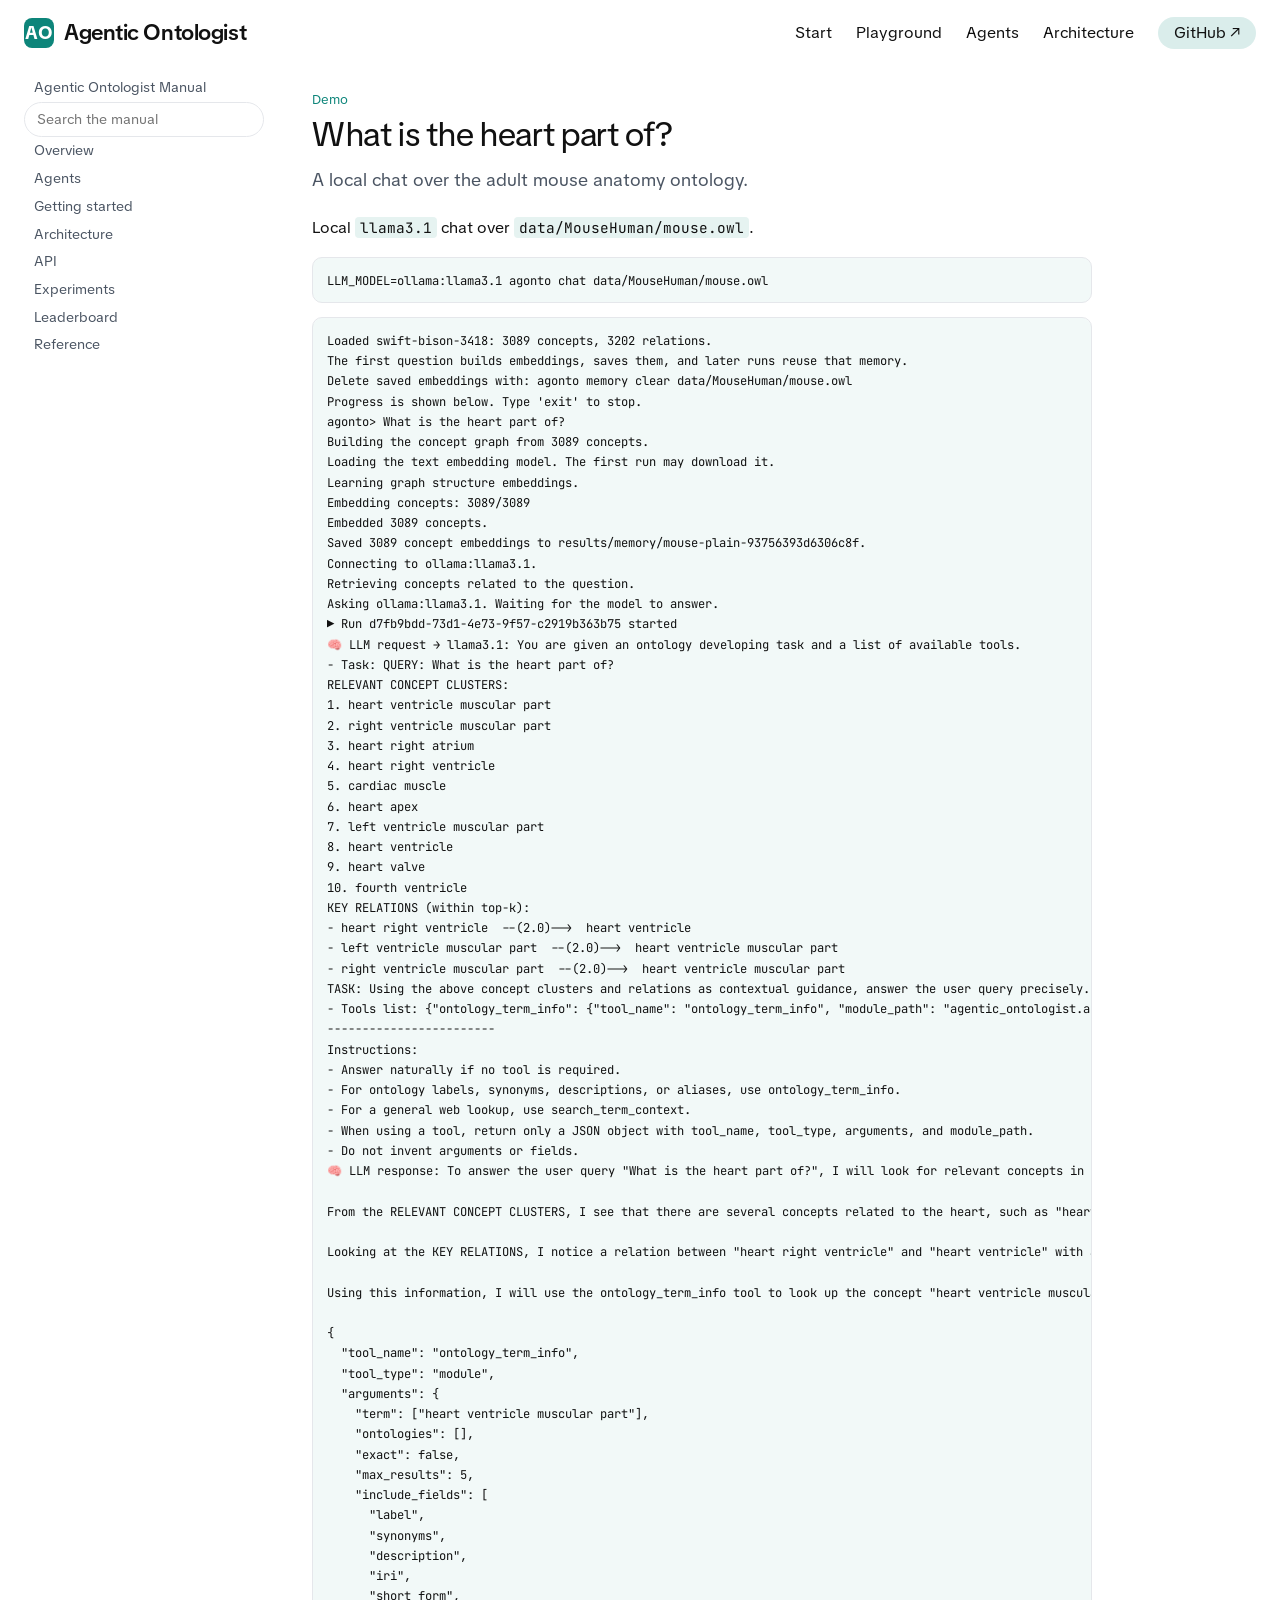
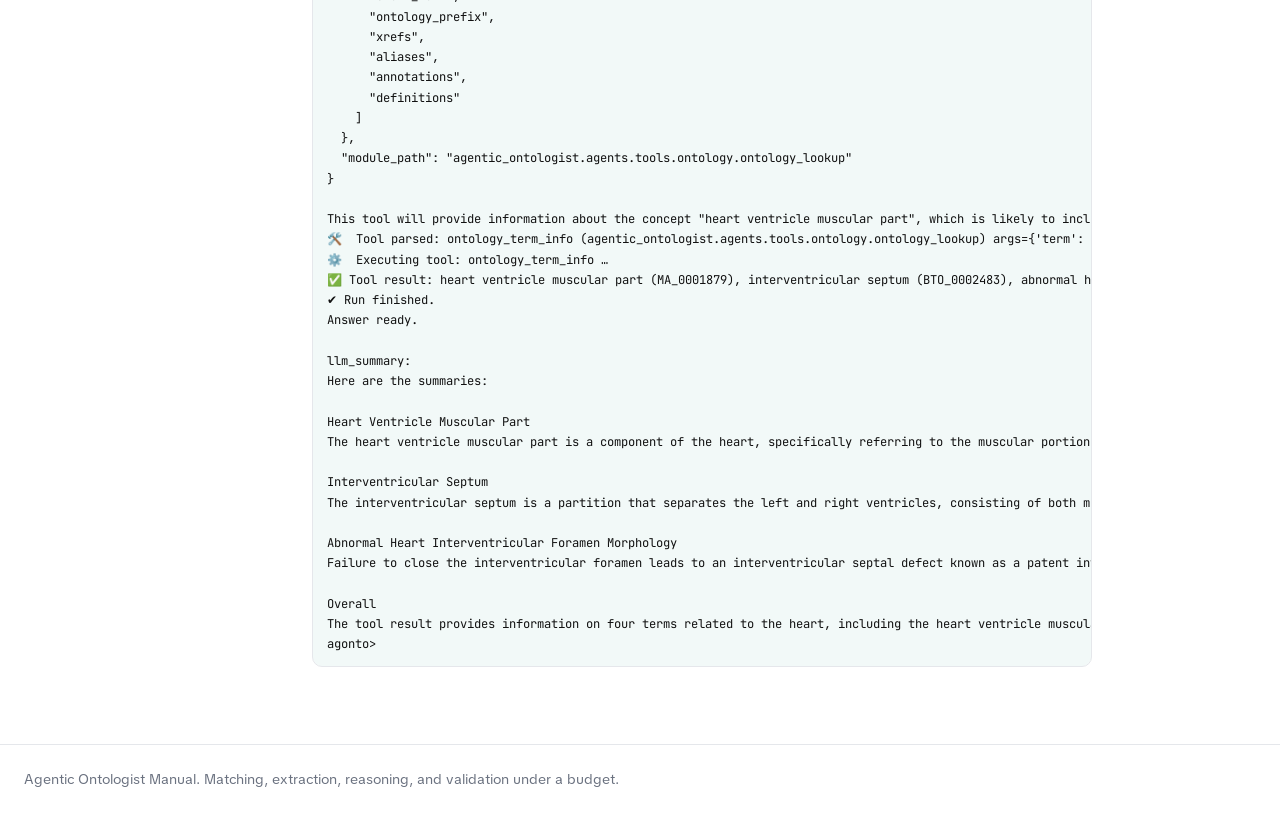
<file: chat-log.html>
<!DOCTYPE html>
<html lang="en">
<head>
<meta charset="utf-8">
<meta name="viewport" content="width=device-width, initial-scale=1">
<title>What is the heart part of? — Agentic Ontologist Manual</title>
<meta name="description" content="A local chat over the adult mouse anatomy ontology.">
<link rel="preconnect" href="https://fonts.googleapis.com">
<link rel="preconnect" href="https://fonts.gstatic.com" crossorigin>
<link href="https://fonts.googleapis.com/css2?family=TikTok+Sans:wght@400;500;600;700&family=JetBrains+Mono:wght@400;500&display=swap" rel="stylesheet">
<link rel="icon" href="favicon.svg" type="image/svg+xml">
<link rel="stylesheet" href="style.css">
</head>
<body>
<a class="skip" href="#content">Skip to content</a>
<header class="site">
  <a class="logo" href="index.html"><span class="logo-mark">AO</span><span>Agentic Ontologist</span></a>
  <nav class="site" aria-label="Site">
    <a href="getting-started.html">Start</a><a href="playground.html">Playground</a>
    <a href="agents.html">Agents</a>
    <a href="architecture.html">Architecture</a>
    <label class="nav-button" for="nav-toggle">Menu</label>
    <a href="https://github.com/lamng3/agentic-ontologist" class="pill">GitHub ↗</a>
  </nav>
</header>
<input id="nav-toggle" class="nav-toggle" type="checkbox">
<div class="layout">
<nav class="nav" aria-label="Manual pages">
<a class="brand-desk" href="index.html">Agentic Ontologist Manual</a><input class="search" id="q" type="search" placeholder="Search the manual" autocomplete="off"><ul id="results" hidden></ul><a href="index.html">Overview</a><a href="agents.html">Agents</a><a href="getting-started.html">Getting started</a><a href="architecture.html">Architecture</a><a href="api.html">API</a><a href="experiments.html">Experiments</a><a href="leaderboard.html">Leaderboard</a><a href="reference.html">Reference</a>
</nav>
<main id="content">
<p class="kicker">Demo</p>
<h1>What is the heart part of?</h1>
<p class="lede">A local chat over the adult mouse anatomy ontology.</p>
<p>Local <code>llama3.1</code> chat over <code>data/MouseHuman/mouse.owl</code>.</p>
    <pre><code>LLM_MODEL=ollama:llama3.1 agonto chat data/MouseHuman/mouse.owl</code></pre>
    <pre><code>Loaded swift-bison-3418: 3089 concepts, 3202 relations.
The first question builds embeddings, saves them, and later runs reuse that memory.
Delete saved embeddings with: agonto memory clear data/MouseHuman/mouse.owl
Progress is shown below. Type 'exit' to stop.
agonto> What is the heart part of?
Building the concept graph from 3089 concepts.
Loading the text embedding model. The first run may download it.
Learning graph structure embeddings.
Embedding concepts: 3089/3089
Embedded 3089 concepts.
Saved 3089 concept embeddings to results/memory/mouse-plain-93756393d6306c8f.
Connecting to ollama:llama3.1.
Retrieving concepts related to the question.
Asking ollama:llama3.1. Waiting for the model to answer.
▶ Run d7fb9bdd-73d1-4e73-9f57-c2919b363b75 started
🧠 LLM request → llama3.1: You are given an ontology developing task and a list of available tools.
- Task: QUERY: What is the heart part of?
RELEVANT CONCEPT CLUSTERS:
1. heart ventricle muscular part
2. right ventricle muscular part
3. heart right atrium
4. heart right ventricle
5. cardiac muscle
6. heart apex
7. left ventricle muscular part
8. heart ventricle
9. heart valve
10. fourth ventricle
KEY RELATIONS (within top-k):
- heart right ventricle  --(2.0)-->  heart ventricle
- left ventricle muscular part  --(2.0)-->  heart ventricle muscular part
- right ventricle muscular part  --(2.0)-->  heart ventricle muscular part
TASK: Using the above concept clusters and relations as contextual guidance, answer the user query precisely. Prefer concepts and relations that appear in the RELEVANT CONCEPT CLUSTERS and KEY RELATIONS. Cite specific terms.
- Tools list: {"ontology_term_info": {"tool_name": "ontology_term_info", "module_path": "agentic_ontologist.agents.tools.ontology.ontology_lookup", "tool_type": "module", "arguments": {"term": ["head"], "ontologies": [], "exact": false, "max_results": 5, "include_fields": ["label", "synonyms", "description", "iri", "short_form", "ontology_prefix", "xrefs", "aliases", "annotations", "definitions"]}, "aliases": []}, "search_term_context": {"tool_name": "search_term_context", "module_path": "agentic_ontologist.agents.tools.website.website_lookup", "tool_type": "module", "arguments": {"term": ["mouse", "head", "anatomy"], "top_k": 5, "site_filters": [], "include_wikipedia": true, "region": null, "time_range": null, "max_chars": 4000}, "aliases": []}, "search_knowledge_graph": {"tool_name": "search_knowledge_graph", "module_path": "agentic_ontologist.agents.tools.knowledge_graph.knowledge_graph_lookup", "tool_type": "module", "arguments": {"term": ["heart septum"], "top_k": 5, "include_public": null, "only_kgs": null, "max_merged": null, "opts": null}, "aliases": []}}
------------------------
Instructions:
- Answer naturally if no tool is required.
- For ontology labels, synonyms, descriptions, or aliases, use ontology_term_info.
- For a general web lookup, use search_term_context.
- When using a tool, return only a JSON object with tool_name, tool_type, arguments, and module_path.
- Do not invent arguments or fields.
🧠 LLM response: To answer the user query "What is the heart part of?", I will look for relevant concepts in the provided concept clusters.

From the RELEVANT CONCEPT CLUSTERS, I see that there are several concepts related to the heart, such as "heart ventricle muscular part", "right ventricle muscular part", and "heart right atrium". However, none of these directly answer the question "What is the heart part of?".

Looking at the KEY RELATIONS, I notice a relation between "heart right ventricle" and "heart ventricle" with a confidence score of 2.0. This suggests that the heart right ventricle is a part of the heart ventricle.

Using this information, I will use the ontology_term_info tool to look up the concept "heart ventricle muscular part". Here is the JSON object:

{
  "tool_name": "ontology_term_info",
  "tool_type": "module",
  "arguments": {
    "term": ["heart ventricle muscular part"],
    "ontologies": [],
    "exact": false,
    "max_results": 5,
    "include_fields": [
      "label",
      "synonyms",
      "description",
      "iri",
      "short_form",
      "ontology_prefix",
      "xrefs",
      "aliases",
      "annotations",
      "definitions"
    ]
  },
  "module_path": "agentic_ontologist.agents.tools.ontology.ontology_lookup"
}

This tool will provide information about the concept "heart ventricle muscular part", which is likely to include a description of what it is a part of, if any.
🛠️  Tool parsed: ontology_term_info (agentic_ontologist.agents.tools.ontology.ontology_lookup) args={'term': ['heart ventricle muscular part'], 'ontologies': [], 'exact': False, 'max_results': 5, 'include_fields': ['label', 'synonyms', 'description', 'iri', 'short_form', 'ontology_prefix', 'xrefs', 'aliases', 'annotations', 'definitions']}
⚙️  Executing tool: ontology_term_info …
✅ Tool result: heart ventricle muscular part (MA_0001879), interventricular septum (BTO_0002483), abnormal heart interventricular foramen morphology (MP_0031565, also UPHENO). Source: ols4. Count: 4.
✔ Run finished.
Answer ready.

llm_summary:
Here are the summaries:

Heart Ventricle Muscular Part
The heart ventricle muscular part is a component of the heart, specifically referring to the muscular portion of the ventricles. It has an IRI of http://purl.obolibrary.org/obo/MA_0001879.

Interventricular Septum
The interventricular septum is a partition that separates the left and right ventricles, consisting of both muscular and membranous parts. It has an IRI of http://purl.obolibrary.org/obo/BTO_0002483.

Abnormal Heart Interventricular Foramen Morphology
Failure to close the interventricular foramen leads to an interventricular septal defect known as a patent interventricular foramen. It has IRIs of http://purl.obolibrary.org/obo/MP_0031565 and is also listed under ontology prefix UPHENO.

Overall
The tool result provides information on four terms related to the heart, including the heart ventricle muscular part, interventricular septum, and abnormal heart interventricular foramen morphology.
agonto></code></pre>
</main>
</div>
<footer class="site">Agentic Ontologist Manual. Matching, extraction, reasoning, and validation under a budget.</footer>
<script src="search.js"></script>
</body>
</html>
</file>
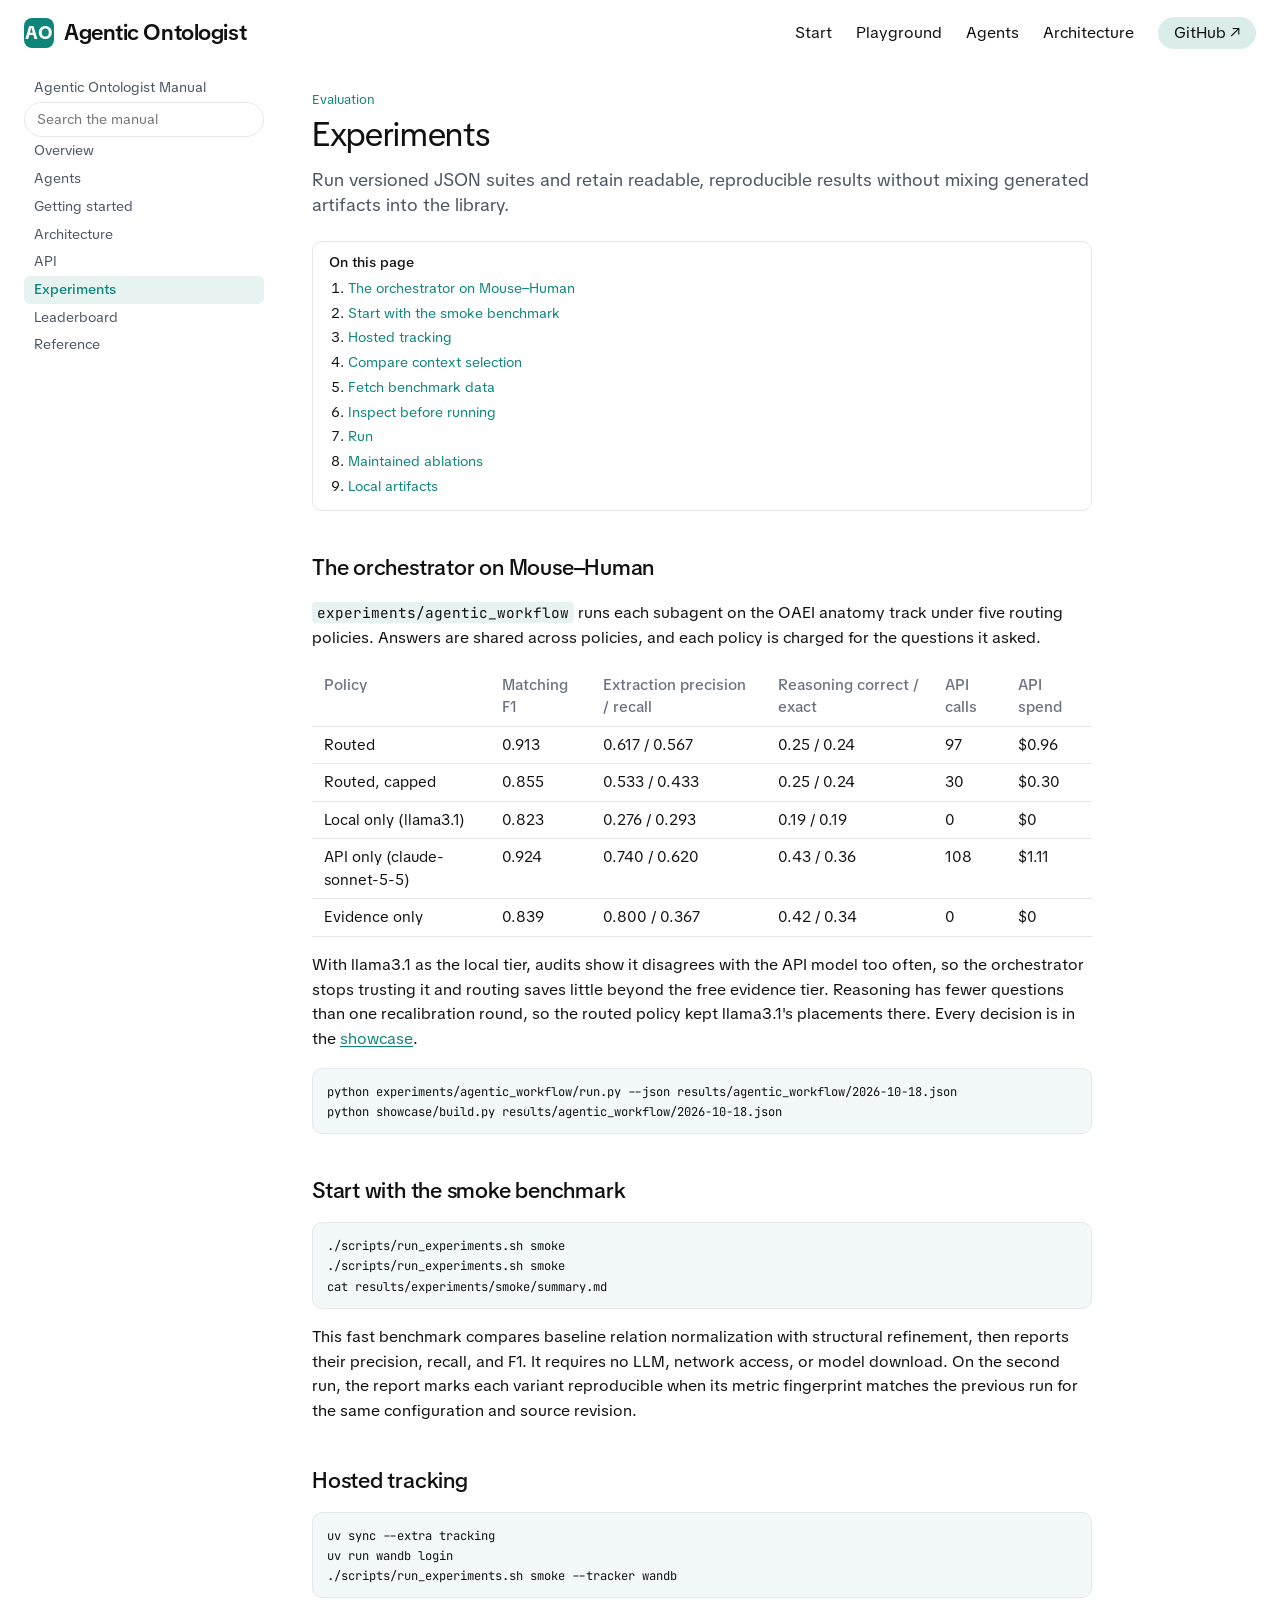
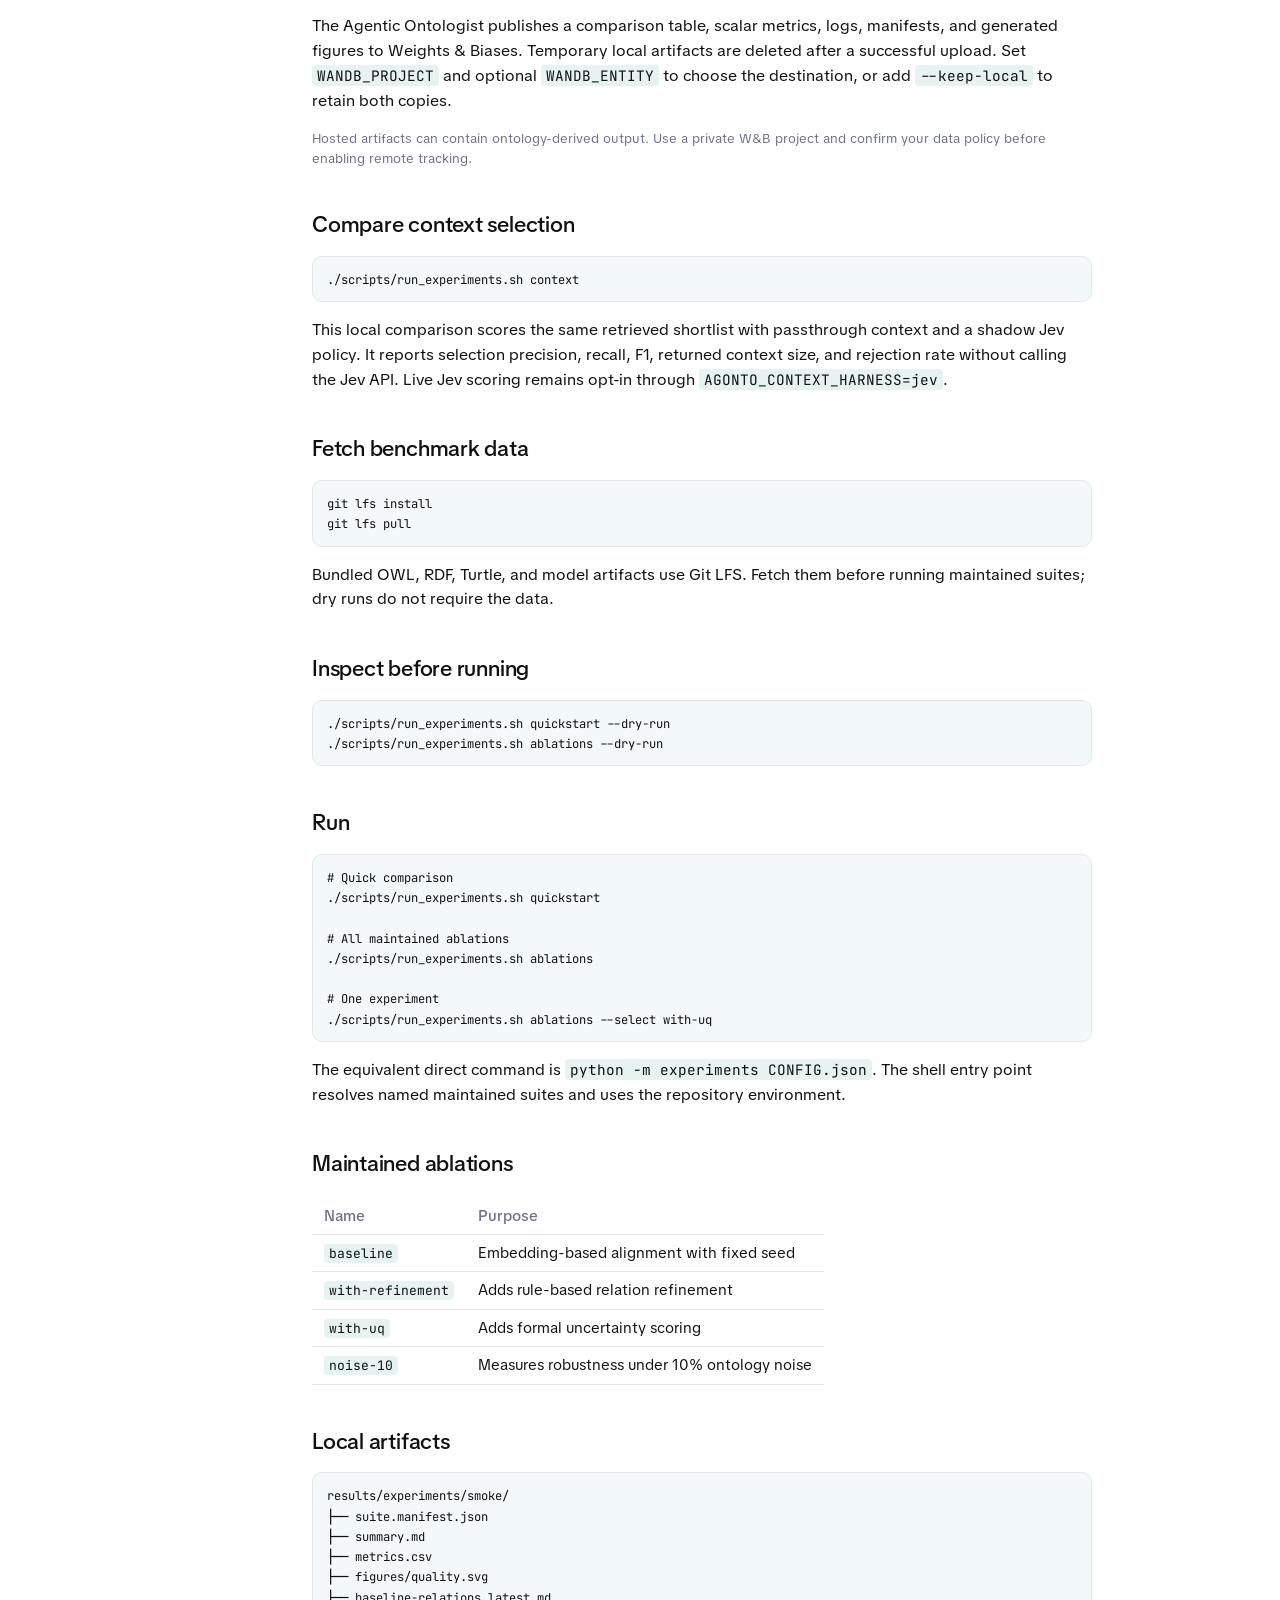
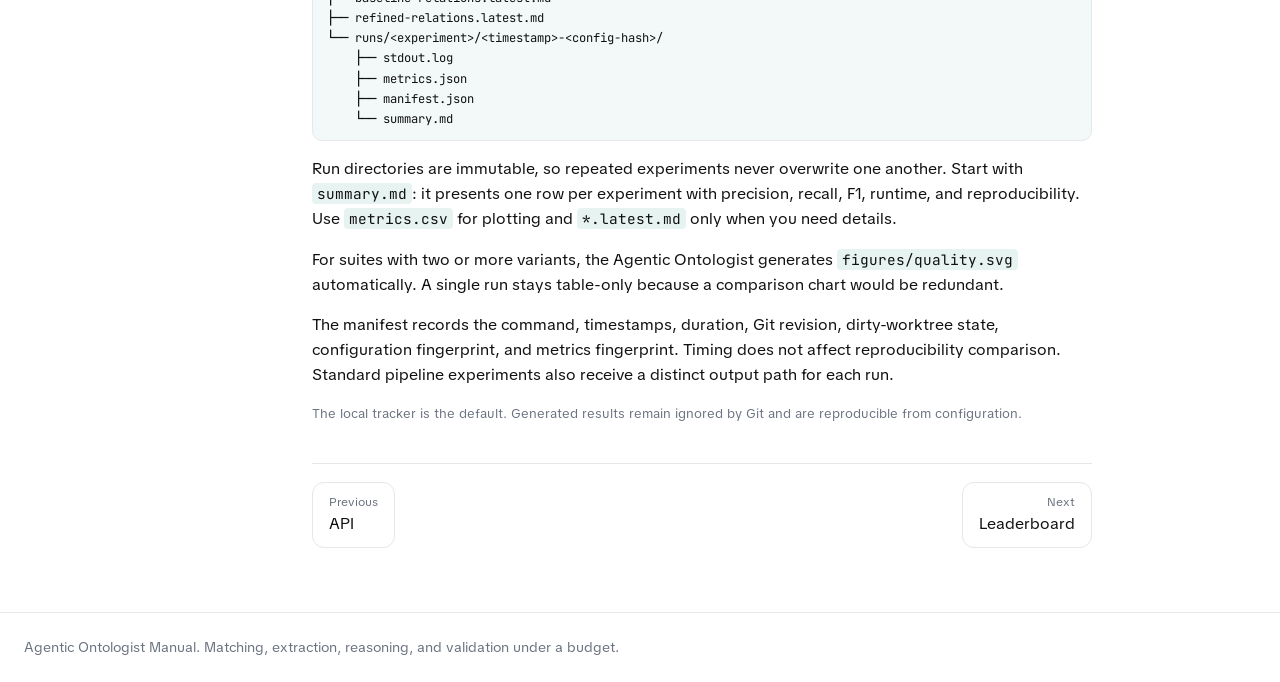
<file: experiments.html>
<!DOCTYPE html>
<html lang="en">
<head>
<meta charset="utf-8">
<meta name="viewport" content="width=device-width, initial-scale=1">
<title>Experiments — Agentic Ontologist Manual</title>
<meta name="description" content="Run a maintained suite and read the report.">
<link rel="preconnect" href="https://fonts.googleapis.com">
<link rel="preconnect" href="https://fonts.gstatic.com" crossorigin>
<link href="https://fonts.googleapis.com/css2?family=TikTok+Sans:wght@400;500;600;700&family=JetBrains+Mono:wght@400;500&display=swap" rel="stylesheet">
<link rel="icon" href="favicon.svg" type="image/svg+xml">
<link rel="stylesheet" href="style.css">
</head>
<body>
<a class="skip" href="#content">Skip to content</a>
<header class="site">
  <a class="logo" href="index.html"><span class="logo-mark">AO</span><span>Agentic Ontologist</span></a>
  <nav class="site" aria-label="Site">
    <a href="getting-started.html">Start</a><a href="playground.html">Playground</a>
    <a href="agents.html">Agents</a>
    <a href="architecture.html">Architecture</a>
    <label class="nav-button" for="nav-toggle">Menu</label>
    <a href="https://github.com/lamng3/agentic-ontologist" class="pill">GitHub ↗</a>
  </nav>
</header>
<input id="nav-toggle" class="nav-toggle" type="checkbox">
<div class="layout">
<nav class="nav" aria-label="Manual pages">
<a class="brand-desk" href="index.html">Agentic Ontologist Manual</a><input class="search" id="q" type="search" placeholder="Search the manual" autocomplete="off"><ul id="results" hidden></ul><a href="index.html">Overview</a><a href="agents.html">Agents</a><a href="getting-started.html">Getting started</a><a href="architecture.html">Architecture</a><a href="api.html">API</a><a href="experiments.html" aria-current="page">Experiments</a><a href="leaderboard.html">Leaderboard</a><a href="reference.html">Reference</a>
</nav>
<main id="content">
<p class="kicker">Evaluation</p>
<h1>Experiments</h1>
<p class="lede">Run versioned JSON suites and retain readable, reproducible results without mixing generated artifacts into the library.</p>
<nav class="toc" aria-label="On this page"><strong>On this page</strong><ol><li><a href="#the-orchestrator-on-mouse-human">The orchestrator on Mouse–Human</a></li><li><a href="#start-with-the-smoke-benchmark">Start with the smoke benchmark</a></li><li><a href="#hosted-tracking">Hosted tracking</a></li><li><a href="#compare-context-selection">Compare context selection</a></li><li><a href="#fetch-benchmark-data">Fetch benchmark data</a></li><li><a href="#inspect-before-running">Inspect before running</a></li><li><a href="#run">Run</a></li><li><a href="#maintained-ablations">Maintained ablations</a></li><li><a href="#local-artifacts">Local artifacts</a></li></ol></nav>
<h2 id="the-orchestrator-on-mouse-human">The orchestrator on Mouse–Human</h2>
<p><code>experiments/agentic_workflow</code> runs each subagent on the OAEI anatomy track under five routing policies. Answers are shared across policies, and each policy is charged for the questions it asked.</p>
<table><thead><tr><th scope="col">Policy</th><th scope="col">Matching F1</th><th scope="col">Extraction precision / recall</th><th scope="col">Reasoning correct / exact</th><th scope="col">API calls</th><th scope="col">API spend</th></tr></thead><tbody>
<tr><td>Routed</td><td>0.913</td><td>0.617 / 0.567</td><td>0.25 / 0.24</td><td>97</td><td>$0.96</td></tr>
<tr><td>Routed, capped</td><td>0.855</td><td>0.533 / 0.433</td><td>0.25 / 0.24</td><td>30</td><td>$0.30</td></tr>
<tr><td>Local only (llama3.1)</td><td>0.823</td><td>0.276 / 0.293</td><td>0.19 / 0.19</td><td>0</td><td>$0</td></tr>
<tr><td>API only (claude-sonnet-5-5)</td><td>0.924</td><td>0.740 / 0.620</td><td>0.43 / 0.36</td><td>108</td><td>$1.11</td></tr>
<tr><td>Evidence only</td><td>0.839</td><td>0.800 / 0.367</td><td>0.42 / 0.34</td><td>0</td><td>$0</td></tr>
</tbody></table>
<p>With llama3.1 as the local tier, audits show it disagrees with the API model too often, so the orchestrator stops trusting it and routing saves little beyond the free evidence tier. Reasoning has fewer questions than one recalibration round, so the routed policy kept llama3.1's placements there. Every decision is in the <a href="https://lamng3.com/agentic-ontologist/showcase/">showcase</a>.</p>
<pre><code>python experiments/agentic_workflow/run.py --json results/agentic_workflow/2026-10-18.json
python showcase/build.py results/agentic_workflow/2026-10-18.json</code></pre>

<h2 id="start-with-the-smoke-benchmark">Start with the smoke benchmark</h2>
    <pre><code>./scripts/run_experiments.sh smoke
./scripts/run_experiments.sh smoke
cat results/experiments/smoke/summary.md</code></pre>
    <p>This fast benchmark compares baseline relation normalization with structural refinement, then reports their precision, recall, and F1. It requires no LLM, network access, or model download. On the second run, the report marks each variant reproducible when its metric fingerprint matches the previous run for the same configuration and source revision.</p>

    <h2 id="hosted-tracking">Hosted tracking</h2>
    <pre><code>uv sync --extra tracking
uv run wandb login
./scripts/run_experiments.sh smoke --tracker wandb</code></pre>
    <p>The Agentic Ontologist publishes a comparison table, scalar metrics, logs, manifests, and generated figures to Weights &amp; Biases. Temporary local artifacts are deleted after a successful upload. Set <code>WANDB_PROJECT</code> and optional <code>WANDB_ENTITY</code> to choose the destination, or add <code>--keep-local</code> to retain both copies.</p>
    <p class="note">Hosted artifacts can contain ontology-derived output. Use a private W&amp;B project and confirm your data policy before enabling remote tracking.</p>

    <h2 id="compare-context-selection">Compare context selection</h2>
    <pre><code>./scripts/run_experiments.sh context</code></pre>
    <p>This local comparison scores the same retrieved shortlist with passthrough context and a shadow Jev policy. It reports selection precision, recall, F1, returned context size, and rejection rate without calling the Jev API. Live Jev scoring remains opt-in through <code>AGONTO_CONTEXT_HARNESS=jev</code>.</p>

    <h2 id="fetch-benchmark-data">Fetch benchmark data</h2>
    <pre><code>git lfs install
git lfs pull</code></pre>
    <p>Bundled OWL, RDF, Turtle, and model artifacts use Git LFS. Fetch them before running maintained suites; dry runs do not require the data.</p>

    <h2 id="inspect-before-running">Inspect before running</h2>
    <pre><code>./scripts/run_experiments.sh quickstart --dry-run
./scripts/run_experiments.sh ablations --dry-run</code></pre>

    <h2 id="run">Run</h2>
    <pre><code># Quick comparison
./scripts/run_experiments.sh quickstart

# All maintained ablations
./scripts/run_experiments.sh ablations

# One experiment
./scripts/run_experiments.sh ablations --select with-uq</code></pre>

    <p>The equivalent direct command is <code>python -m experiments CONFIG.json</code>. The shell entry point resolves named maintained suites and uses the repository environment.</p>

    <h2 id="maintained-ablations">Maintained ablations</h2>
    <table><thead><tr><th scope="col">Name</th><th scope="col">Purpose</th></tr></thead><tbody>
      <tr><td><code>baseline</code></td><td>Embedding-based alignment with fixed seed</td></tr>
      <tr><td><code>with-refinement</code></td><td>Adds rule-based relation refinement</td></tr>
      <tr><td><code>with-uq</code></td><td>Adds formal uncertainty scoring</td></tr>
      <tr><td><code>noise-10</code></td><td>Measures robustness under 10% ontology noise</td></tr>
    </tbody></table>

    <h2 id="local-artifacts">Local artifacts</h2>
    <pre><code>results/experiments/smoke/
├── suite.manifest.json
├── summary.md
├── metrics.csv
├── figures/quality.svg
├── baseline-relations.latest.md
├── refined-relations.latest.md
└── runs/&lt;experiment&gt;/&lt;timestamp&gt;-&lt;config-hash&gt;/
    ├── stdout.log
    ├── metrics.json
    ├── manifest.json
    └── summary.md</code></pre>
    <p>Run directories are immutable, so repeated experiments never overwrite one another. Start with <code>summary.md</code>: it presents one row per experiment with precision, recall, F1, runtime, and reproducibility. Use <code>metrics.csv</code> for plotting and <code>*.latest.md</code> only when you need details.</p>
    <p>For suites with two or more variants, the Agentic Ontologist generates <code>figures/quality.svg</code> automatically. A single run stays table-only because a comparison chart would be redundant.</p>
    <p>The manifest records the command, timestamps, duration, Git revision, dirty-worktree state, configuration fingerprint, and metrics fingerprint. Timing does not affect reproducibility comparison. Standard pipeline experiments also receive a distinct output path for each run.</p>
    <p class="note">The local tracker is the default. Generated results remain ignored by Git and are reproducible from configuration.</p>
<nav class="pager" aria-label="Pages"><a class="prev" href="api.html"><span>Previous</span>API</a><a class="next" href="leaderboard.html"><span>Next</span>Leaderboard</a></nav>
</main>
</div>
<footer class="site">Agentic Ontologist Manual. Matching, extraction, reasoning, and validation under a budget.</footer>
<script src="search.js"></script>
</body>
</html>
</file>
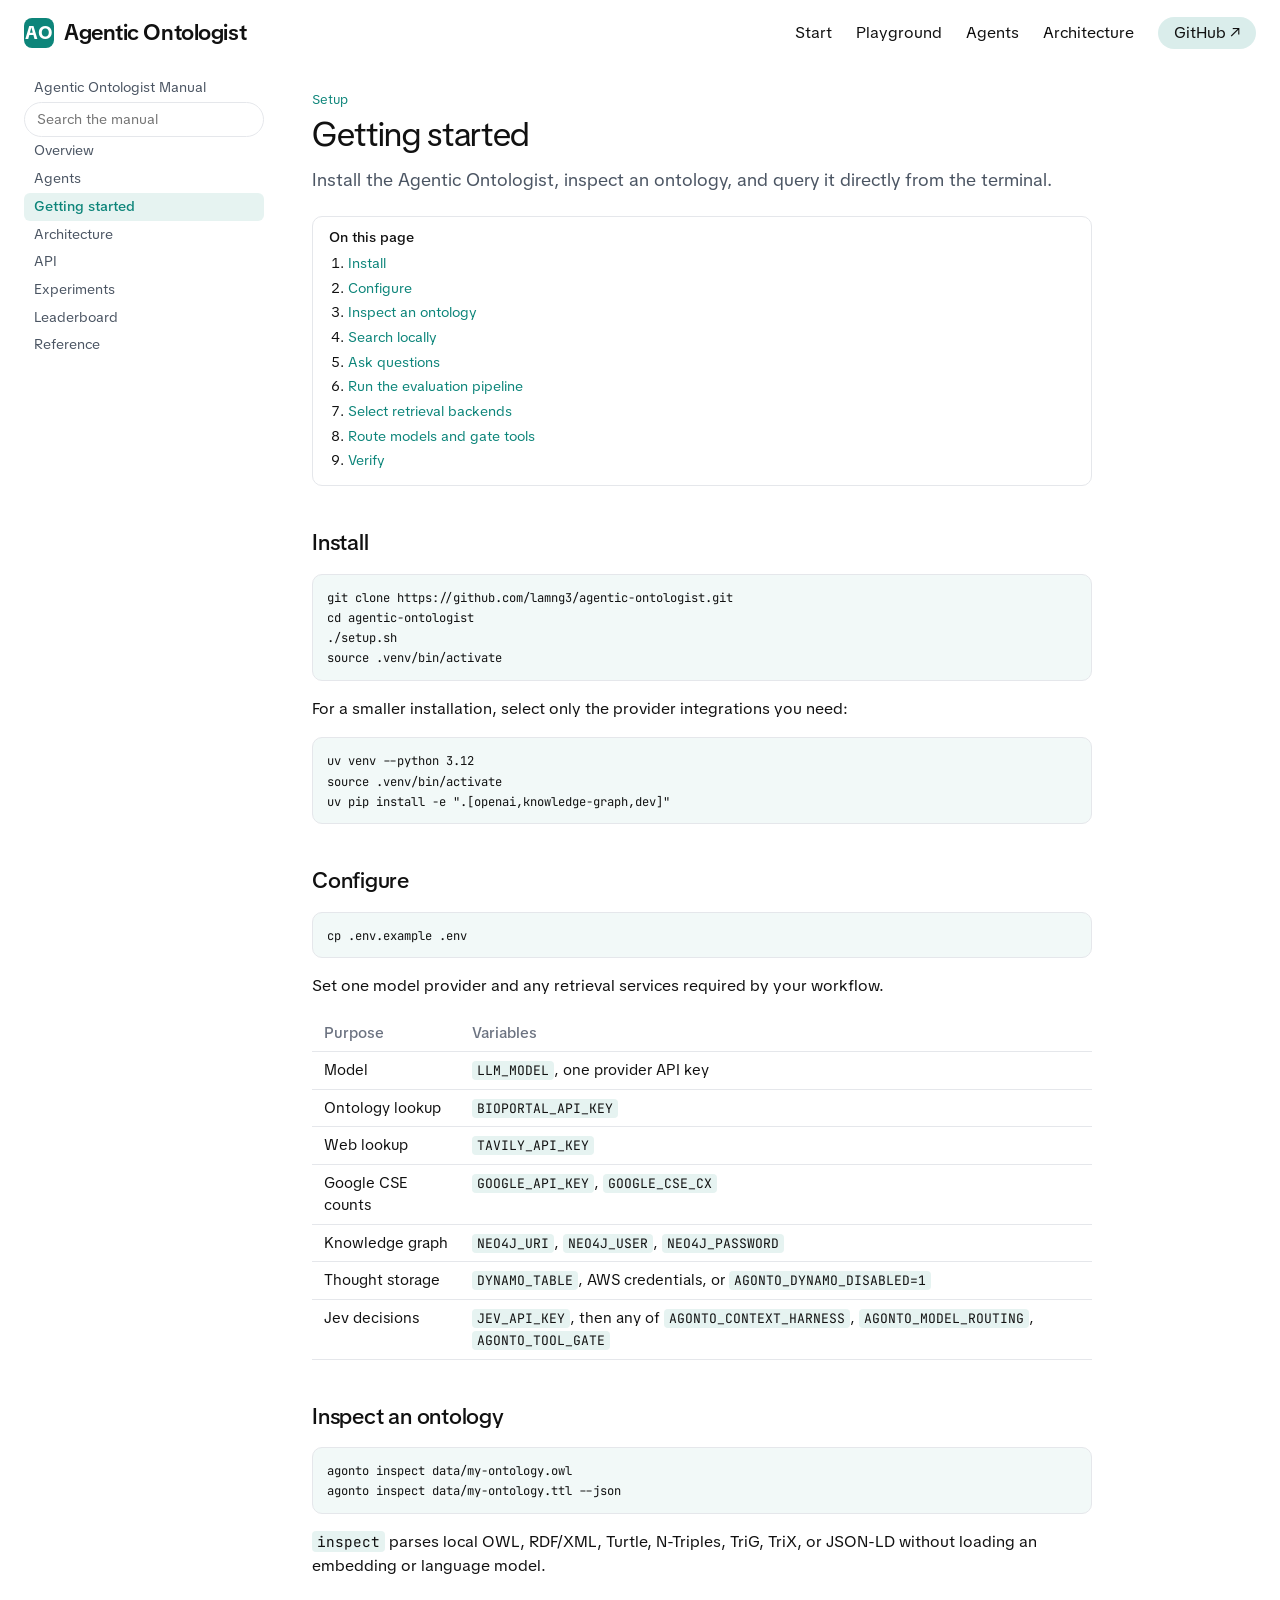
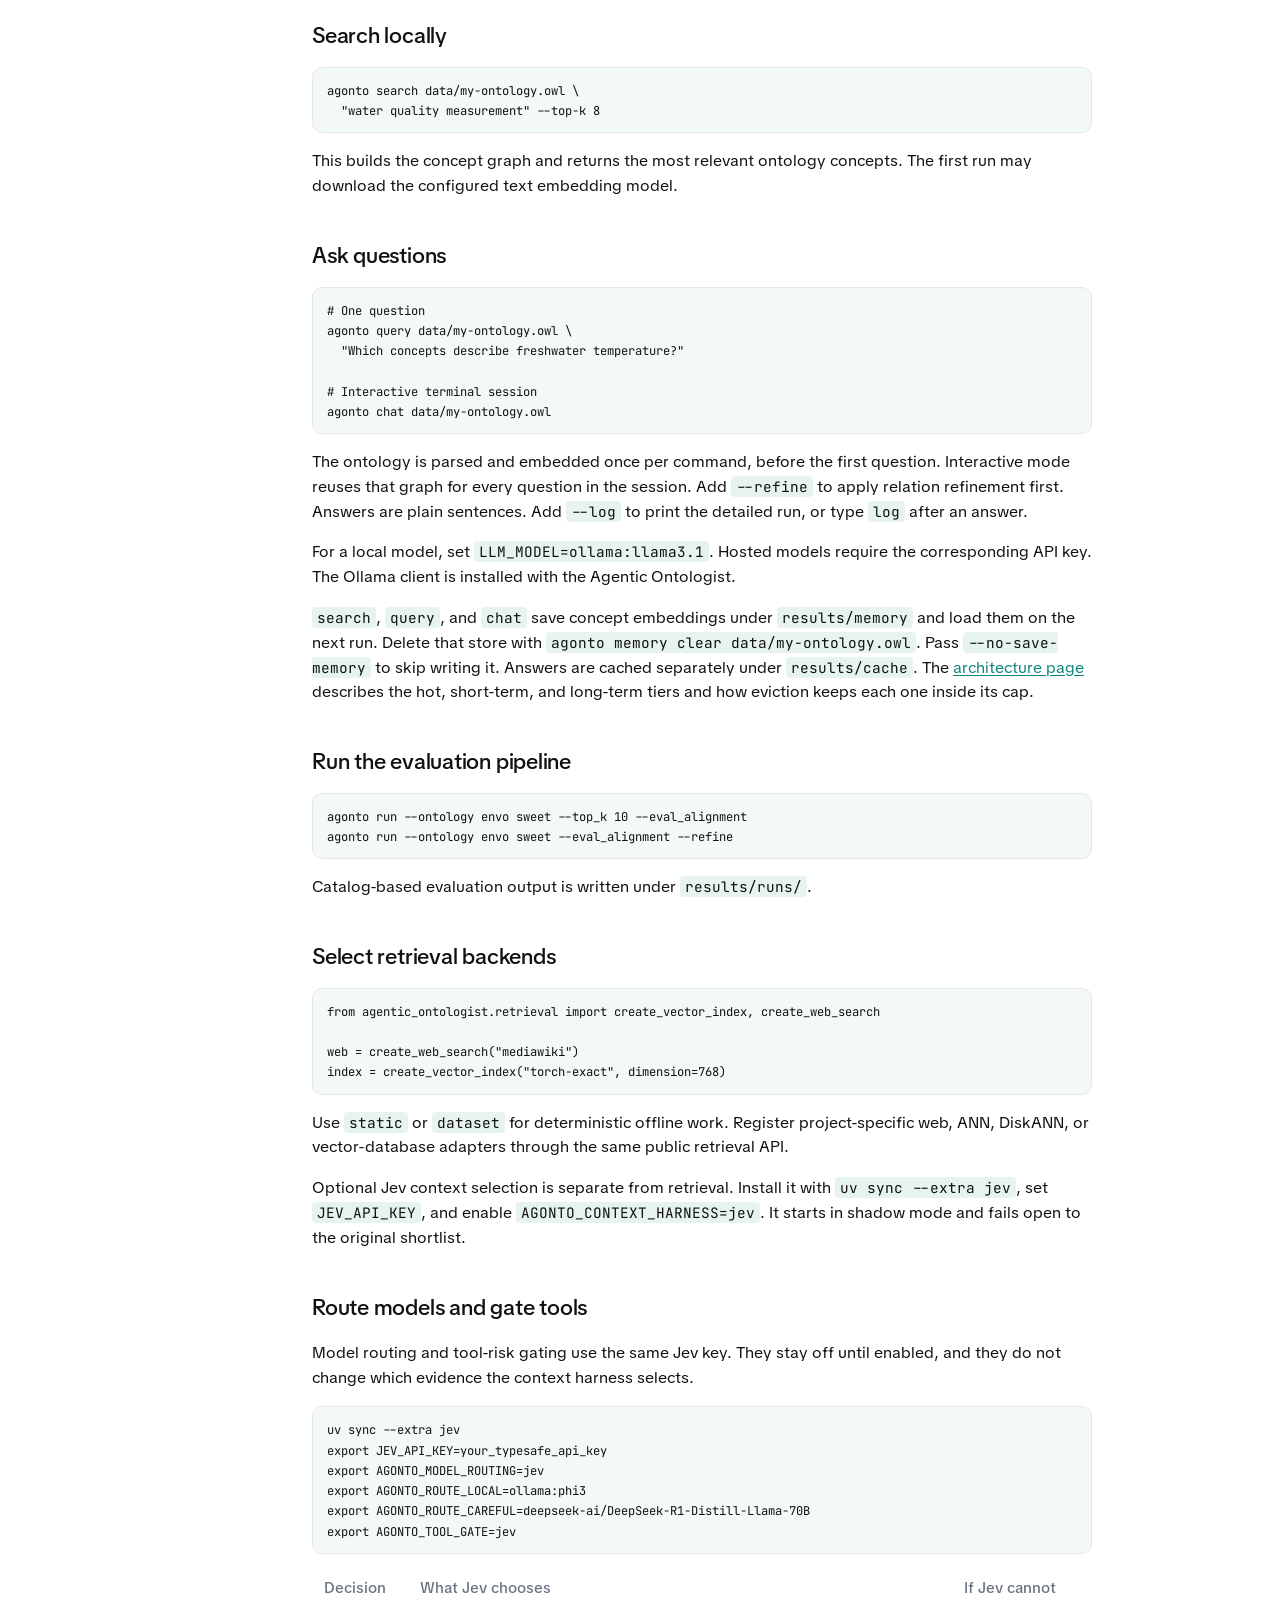
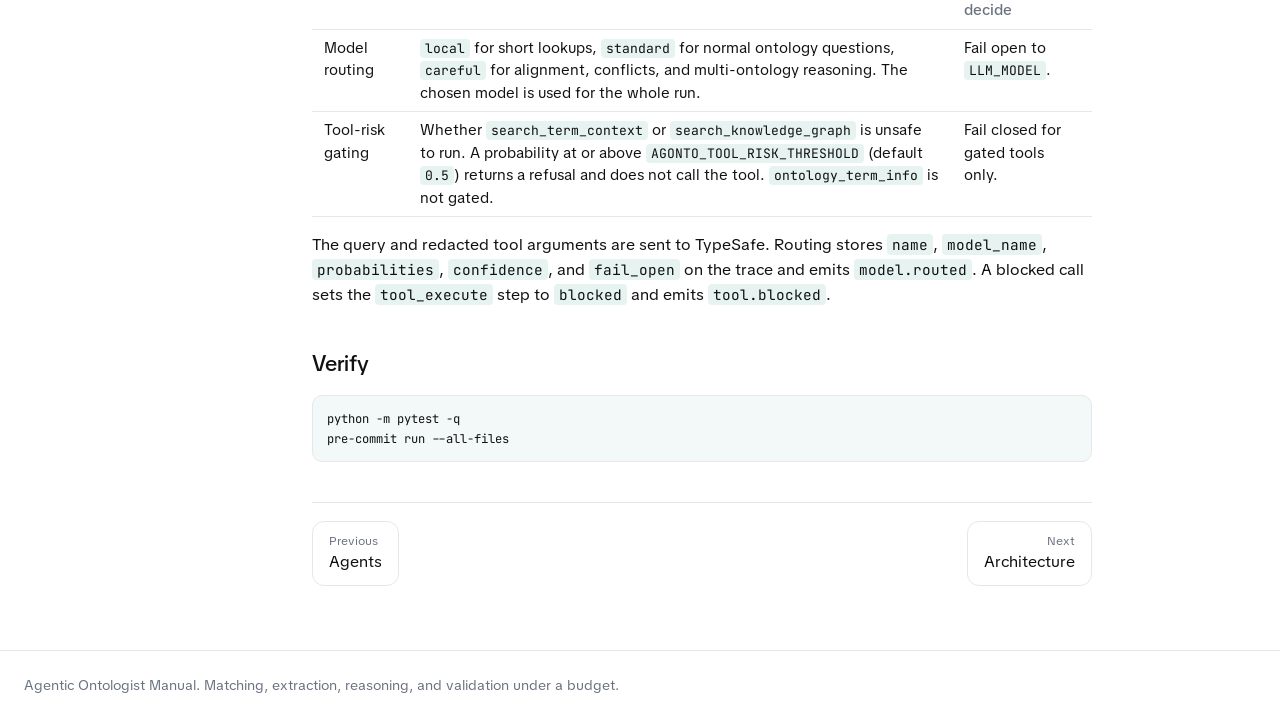
<file: getting-started.html>
<!DOCTYPE html>
<html lang="en">
<head>
<meta charset="utf-8">
<meta name="viewport" content="width=device-width, initial-scale=1">
<title>Getting started — Agentic Ontologist Manual</title>
<meta name="description" content="Install the Agentic Ontologist, inspect an ontology, and ask it a question.">
<link rel="preconnect" href="https://fonts.googleapis.com">
<link rel="preconnect" href="https://fonts.gstatic.com" crossorigin>
<link href="https://fonts.googleapis.com/css2?family=TikTok+Sans:wght@400;500;600;700&family=JetBrains+Mono:wght@400;500&display=swap" rel="stylesheet">
<link rel="icon" href="favicon.svg" type="image/svg+xml">
<link rel="stylesheet" href="style.css">
</head>
<body>
<a class="skip" href="#content">Skip to content</a>
<header class="site">
  <a class="logo" href="index.html"><span class="logo-mark">AO</span><span>Agentic Ontologist</span></a>
  <nav class="site" aria-label="Site">
    <a href="getting-started.html">Start</a><a href="playground.html">Playground</a>
    <a href="agents.html">Agents</a>
    <a href="architecture.html">Architecture</a>
    <label class="nav-button" for="nav-toggle">Menu</label>
    <a href="https://github.com/lamng3/agentic-ontologist" class="pill">GitHub ↗</a>
  </nav>
</header>
<input id="nav-toggle" class="nav-toggle" type="checkbox">
<div class="layout">
<nav class="nav" aria-label="Manual pages">
<a class="brand-desk" href="index.html">Agentic Ontologist Manual</a><input class="search" id="q" type="search" placeholder="Search the manual" autocomplete="off"><ul id="results" hidden></ul><a href="index.html">Overview</a><a href="agents.html">Agents</a><a href="getting-started.html" aria-current="page">Getting started</a><a href="architecture.html">Architecture</a><a href="api.html">API</a><a href="experiments.html">Experiments</a><a href="leaderboard.html">Leaderboard</a><a href="reference.html">Reference</a>
</nav>
<main id="content">
<p class="kicker">Setup</p>
<h1>Getting started</h1>
<p class="lede">Install the Agentic Ontologist, inspect an ontology, and query it directly from the terminal.</p>
<nav class="toc" aria-label="On this page"><strong>On this page</strong><ol><li><a href="#install">Install</a></li><li><a href="#configure">Configure</a></li><li><a href="#inspect-an-ontology">Inspect an ontology</a></li><li><a href="#search-locally">Search locally</a></li><li><a href="#ask-questions">Ask questions</a></li><li><a href="#run-the-evaluation-pipeline">Run the evaluation pipeline</a></li><li><a href="#select-retrieval-backends">Select retrieval backends</a></li><li><a href="#route-models-and-gate-tools">Route models and gate tools</a></li><li><a href="#verify">Verify</a></li></ol></nav>
<h2 id="install">Install</h2>
    <pre><code>git clone https://github.com/lamng3/agentic-ontologist.git
cd agentic-ontologist
./setup.sh
source .venv/bin/activate</code></pre>
    <p>For a smaller installation, select only the provider integrations you need:</p>
    <pre><code>uv venv --python 3.12
source .venv/bin/activate
uv pip install -e ".[openai,knowledge-graph,dev]"</code></pre>

    <h2 id="configure">Configure</h2>
    <pre><code>cp .env.example .env</code></pre>
    <p>Set one model provider and any retrieval services required by your workflow.</p>
    <table><thead><tr><th scope="col">Purpose</th><th scope="col">Variables</th></tr></thead><tbody>
      <tr><td>Model</td><td><code>LLM_MODEL</code>, one provider API key</td></tr>
      <tr><td>Ontology lookup</td><td><code>BIOPORTAL_API_KEY</code></td></tr>
      <tr><td>Web lookup</td><td><code>TAVILY_API_KEY</code></td></tr>
      <tr><td>Google CSE counts</td><td><code>GOOGLE_API_KEY</code>, <code>GOOGLE_CSE_CX</code></td></tr>
      <tr><td>Knowledge graph</td><td><code>NEO4J_URI</code>, <code>NEO4J_USER</code>, <code>NEO4J_PASSWORD</code></td></tr>
      <tr><td>Thought storage</td><td><code>DYNAMO_TABLE</code>, AWS credentials, or <code>AGONTO_DYNAMO_DISABLED=1</code></td></tr>
      <tr><td>Jev decisions</td><td><code>JEV_API_KEY</code>, then any of <code>AGONTO_CONTEXT_HARNESS</code>, <code>AGONTO_MODEL_ROUTING</code>, <code>AGONTO_TOOL_GATE</code></td></tr>
    </tbody></table>

    <h2 id="inspect-an-ontology">Inspect an ontology</h2>
    <pre><code>agonto inspect data/my-ontology.owl
agonto inspect data/my-ontology.ttl --json</code></pre>
    <p><code>inspect</code> parses local OWL, RDF/XML, Turtle, N-Triples, TriG, TriX, or JSON-LD without loading an embedding or language model.</p>

    <h2 id="search-locally">Search locally</h2>
    <pre><code>agonto search data/my-ontology.owl \
  "water quality measurement" --top-k 8</code></pre>
    <p>This builds the concept graph and returns the most relevant ontology concepts. The first run may download the configured text embedding model.</p>

    <h2 id="ask-questions">Ask questions</h2>
    <pre><code># One question
agonto query data/my-ontology.owl \
  "Which concepts describe freshwater temperature?"

# Interactive terminal session
agonto chat data/my-ontology.owl</code></pre>
    <p>The ontology is parsed and embedded once per command, before the first question. Interactive mode reuses that graph for every question in the session. Add <code>--refine</code> to apply relation refinement first. Answers are plain sentences. Add <code>--log</code> to print the detailed run, or type <code>log</code> after an answer.</p>
    <p>For a local model, set <code>LLM_MODEL=ollama:llama3.1</code>. Hosted models require the corresponding API key. The Ollama client is installed with the Agentic Ontologist.</p>
    <p><code>search</code>, <code>query</code>, and <code>chat</code> save concept embeddings under <code>results/memory</code> and load them on the next run. Delete that store with <code>agonto memory clear data/my-ontology.owl</code>. Pass <code>--no-save-memory</code> to skip writing it. Answers are cached separately under <code>results/cache</code>. The <a href="architecture.html">architecture page</a> describes the hot, short-term, and long-term tiers and how eviction keeps each one inside its cap.</p>

    <h2 id="run-the-evaluation-pipeline">Run the evaluation pipeline</h2>
    <pre><code>agonto run --ontology envo sweet --top_k 10 --eval_alignment
agonto run --ontology envo sweet --eval_alignment --refine</code></pre>
    <p>Catalog-based evaluation output is written under <code>results/runs/</code>.</p>

    <h2 id="select-retrieval-backends">Select retrieval backends</h2>
    <pre><code>from agentic_ontologist.retrieval import create_vector_index, create_web_search

web = create_web_search("mediawiki")
index = create_vector_index("torch-exact", dimension=768)</code></pre>
    <p>Use <code>static</code> or <code>dataset</code> for deterministic offline work. Register project-specific web, ANN, DiskANN, or vector-database adapters through the same public retrieval API.</p>
    <p>Optional Jev context selection is separate from retrieval. Install it with <code>uv sync --extra jev</code>, set <code>JEV_API_KEY</code>, and enable <code>AGONTO_CONTEXT_HARNESS=jev</code>. It starts in shadow mode and fails open to the original shortlist.</p>

    <h2 id="route-models-and-gate-tools">Route models and gate tools</h2>
    <p>Model routing and tool-risk gating use the same Jev key. They stay off until enabled, and they do not change which evidence the context harness selects.</p>
    <pre><code>uv sync --extra jev
export JEV_API_KEY=your_typesafe_api_key
export AGONTO_MODEL_ROUTING=jev
export AGONTO_ROUTE_LOCAL=ollama:phi3
export AGONTO_ROUTE_CAREFUL=deepseek-ai/DeepSeek-R1-Distill-Llama-70B
export AGONTO_TOOL_GATE=jev</code></pre>
    <table><thead><tr><th scope="col">Decision</th><th scope="col">What Jev chooses</th><th scope="col">If Jev cannot decide</th></tr></thead><tbody>
      <tr><td>Model routing</td><td><code>local</code> for short lookups, <code>standard</code> for normal ontology questions, <code>careful</code> for alignment, conflicts, and multi-ontology reasoning. The chosen model is used for the whole run.</td><td>Fail open to <code>LLM_MODEL</code>.</td></tr>
      <tr><td>Tool-risk gating</td><td>Whether <code>search_term_context</code> or <code>search_knowledge_graph</code> is unsafe to run. A probability at or above <code>AGONTO_TOOL_RISK_THRESHOLD</code> (default <code>0.5</code>) returns a refusal and does not call the tool. <code>ontology_term_info</code> is not gated.</td><td>Fail closed for gated tools only.</td></tr>
    </tbody></table>
    <p>The query and redacted tool arguments are sent to TypeSafe. Routing stores <code>name</code>, <code>model_name</code>, <code>probabilities</code>, <code>confidence</code>, and <code>fail_open</code> on the trace and emits <code>model.routed</code>. A blocked call sets the <code>tool_execute</code> step to <code>blocked</code> and emits <code>tool.blocked</code>.</p>

    <h2 id="verify">Verify</h2>
    <pre><code>python -m pytest -q
pre-commit run --all-files</code></pre>
<nav class="pager" aria-label="Pages"><a class="prev" href="agents.html"><span>Previous</span>Agents</a><a class="next" href="architecture.html"><span>Next</span>Architecture</a></nav>
</main>
</div>
<footer class="site">Agentic Ontologist Manual. Matching, extraction, reasoning, and validation under a budget.</footer>
<script src="search.js"></script>
</body>
</html>
</file>
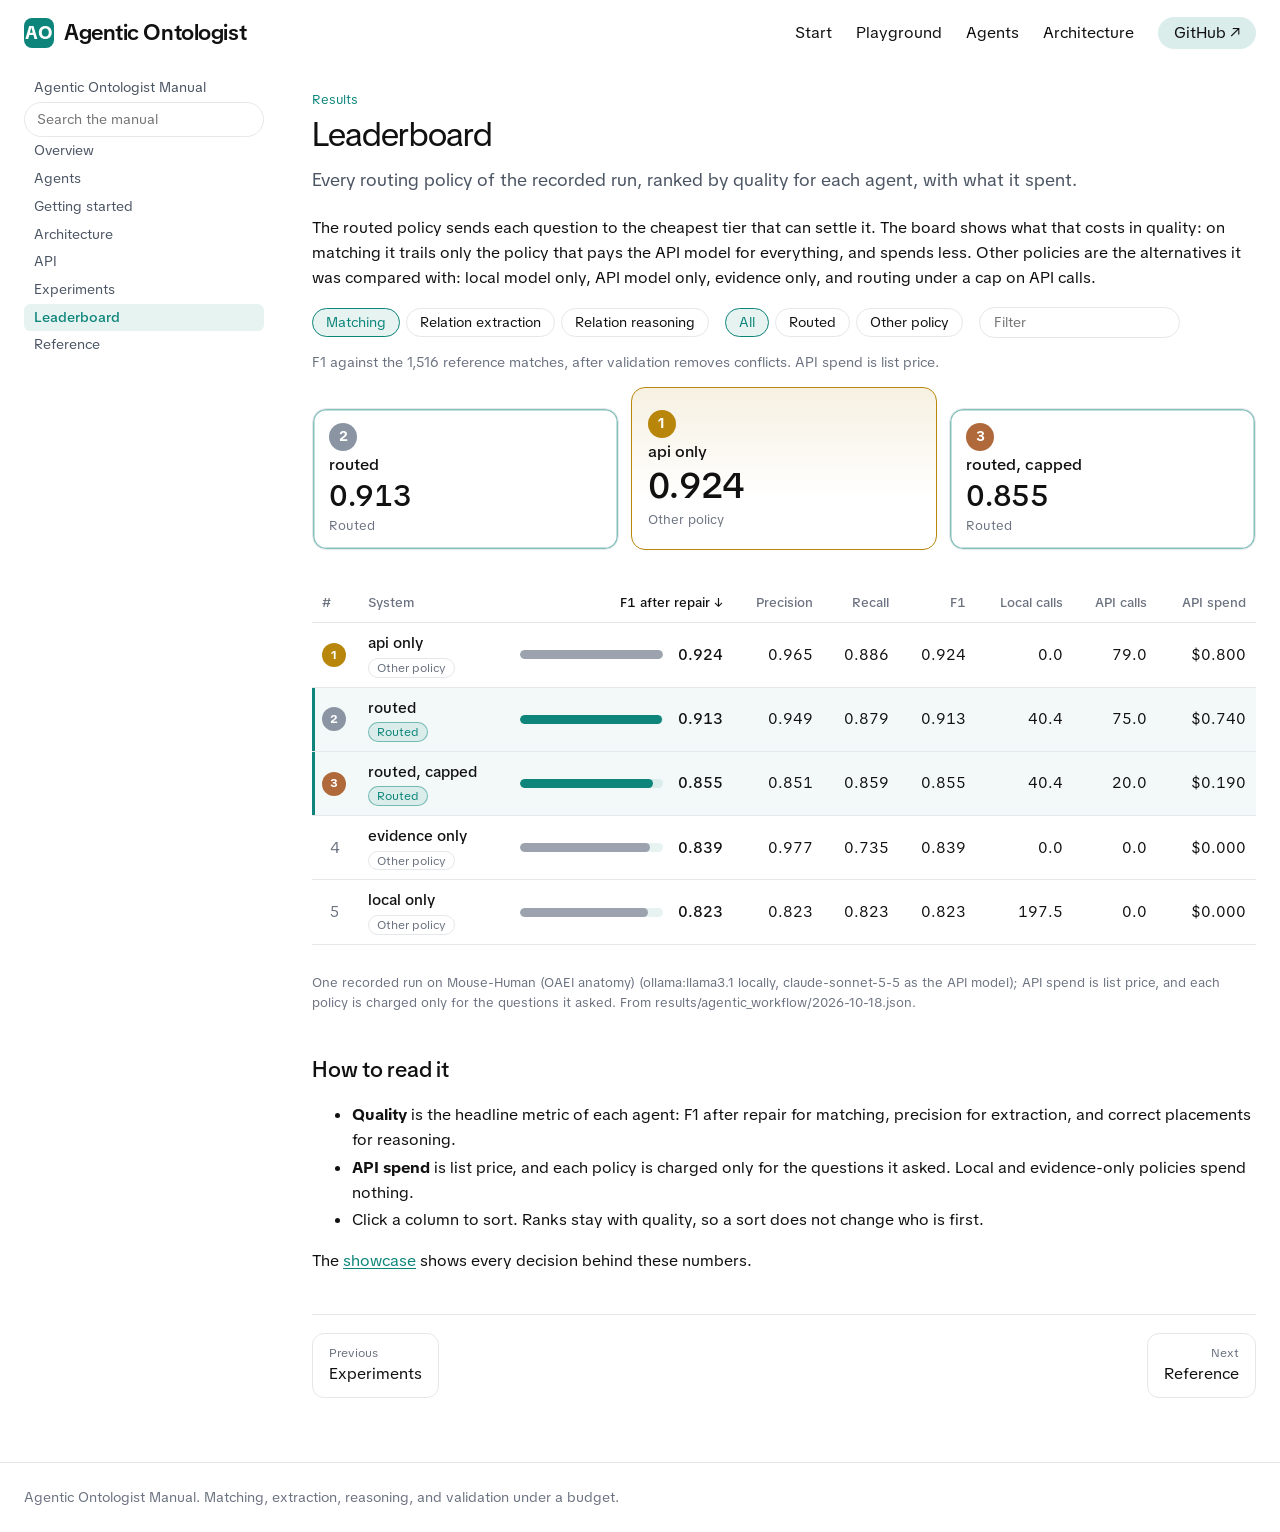
<file: leaderboard.html>
<!DOCTYPE html>
<html lang="en">
<head>
<meta charset="utf-8">
<meta name="viewport" content="width=device-width, initial-scale=1">
<title>Leaderboard — Agentic Ontologist Manual</title>
<meta name="description" content="Routing policies of the recorded run, ranked by quality and API spend for each agent.">
<link rel="preconnect" href="https://fonts.googleapis.com">
<link rel="preconnect" href="https://fonts.gstatic.com" crossorigin>
<link href="https://fonts.googleapis.com/css2?family=TikTok+Sans:wght@400;500;600;700&family=JetBrains+Mono:wght@400;500&display=swap" rel="stylesheet">
<link rel="icon" href="favicon.svg" type="image/svg+xml">
<link rel="stylesheet" href="style.css">
</head>
<body>
<a class="skip" href="#content">Skip to content</a>
<header class="site">
  <a class="logo" href="index.html"><span class="logo-mark">AO</span><span>Agentic Ontologist</span></a>
  <nav class="site" aria-label="Site">
    <a href="getting-started.html">Start</a><a href="playground.html">Playground</a>
    <a href="agents.html">Agents</a>
    <a href="architecture.html">Architecture</a>
    <label class="nav-button" for="nav-toggle">Menu</label>
    <a href="https://github.com/lamng3/agentic-ontologist" class="pill">GitHub ↗</a>
  </nav>
</header>
<input id="nav-toggle" class="nav-toggle" type="checkbox">
<div class="layout">
<nav class="nav" aria-label="Manual pages">
<a class="brand-desk" href="index.html">Agentic Ontologist Manual</a><input class="search" id="q" type="search" placeholder="Search the manual" autocomplete="off"><ul id="results" hidden></ul><a href="index.html">Overview</a><a href="agents.html">Agents</a><a href="getting-started.html">Getting started</a><a href="architecture.html">Architecture</a><a href="api.html">API</a><a href="experiments.html">Experiments</a><a href="leaderboard.html" aria-current="page">Leaderboard</a><a href="reference.html">Reference</a>
</nav>
<main id="content">
<p class="kicker">Results</p>
<h1>Leaderboard</h1>
<p class="lede">Every routing policy of the recorded run, ranked by quality for each agent, with what it spent.</p>
<p>The routed policy sends each question to the cheapest tier that can settle it. The board shows what that costs in quality: on matching it trails only the policy that pays the API model for everything, and spends less. Other policies are the alternatives it was compared with: local model only, API model only, evidence only, and routing under a cap on API calls.</p>
<div data-arena data-src="leaderboard-data.json"></div>
<script src="arena.js"></script>
<h2 id="how-to-read-it">How to read it</h2>
<ul>
<li><strong>Quality</strong> is the headline metric of each agent: F1 after repair for matching, precision for extraction, and correct placements for reasoning.</li>
<li><strong>API spend</strong> is list price, and each policy is charged only for the questions it asked. Local and evidence-only policies spend nothing.</li>
<li>Click a column to sort. Ranks stay with quality, so a sort does not change who is first.</li>
</ul>
<p>The <a href="https://lamng3.com/agentic-ontologist/showcase/">showcase</a> shows every decision behind these numbers.</p>
<nav class="pager" aria-label="Pages"><a class="prev" href="experiments.html"><span>Previous</span>Experiments</a><a class="next" href="reference.html"><span>Next</span>Reference</a></nav>
</main>
</div>
<footer class="site">Agentic Ontologist Manual. Matching, extraction, reasoning, and validation under a budget.</footer>
<script src="search.js"></script>
</body>
</html>
</file>
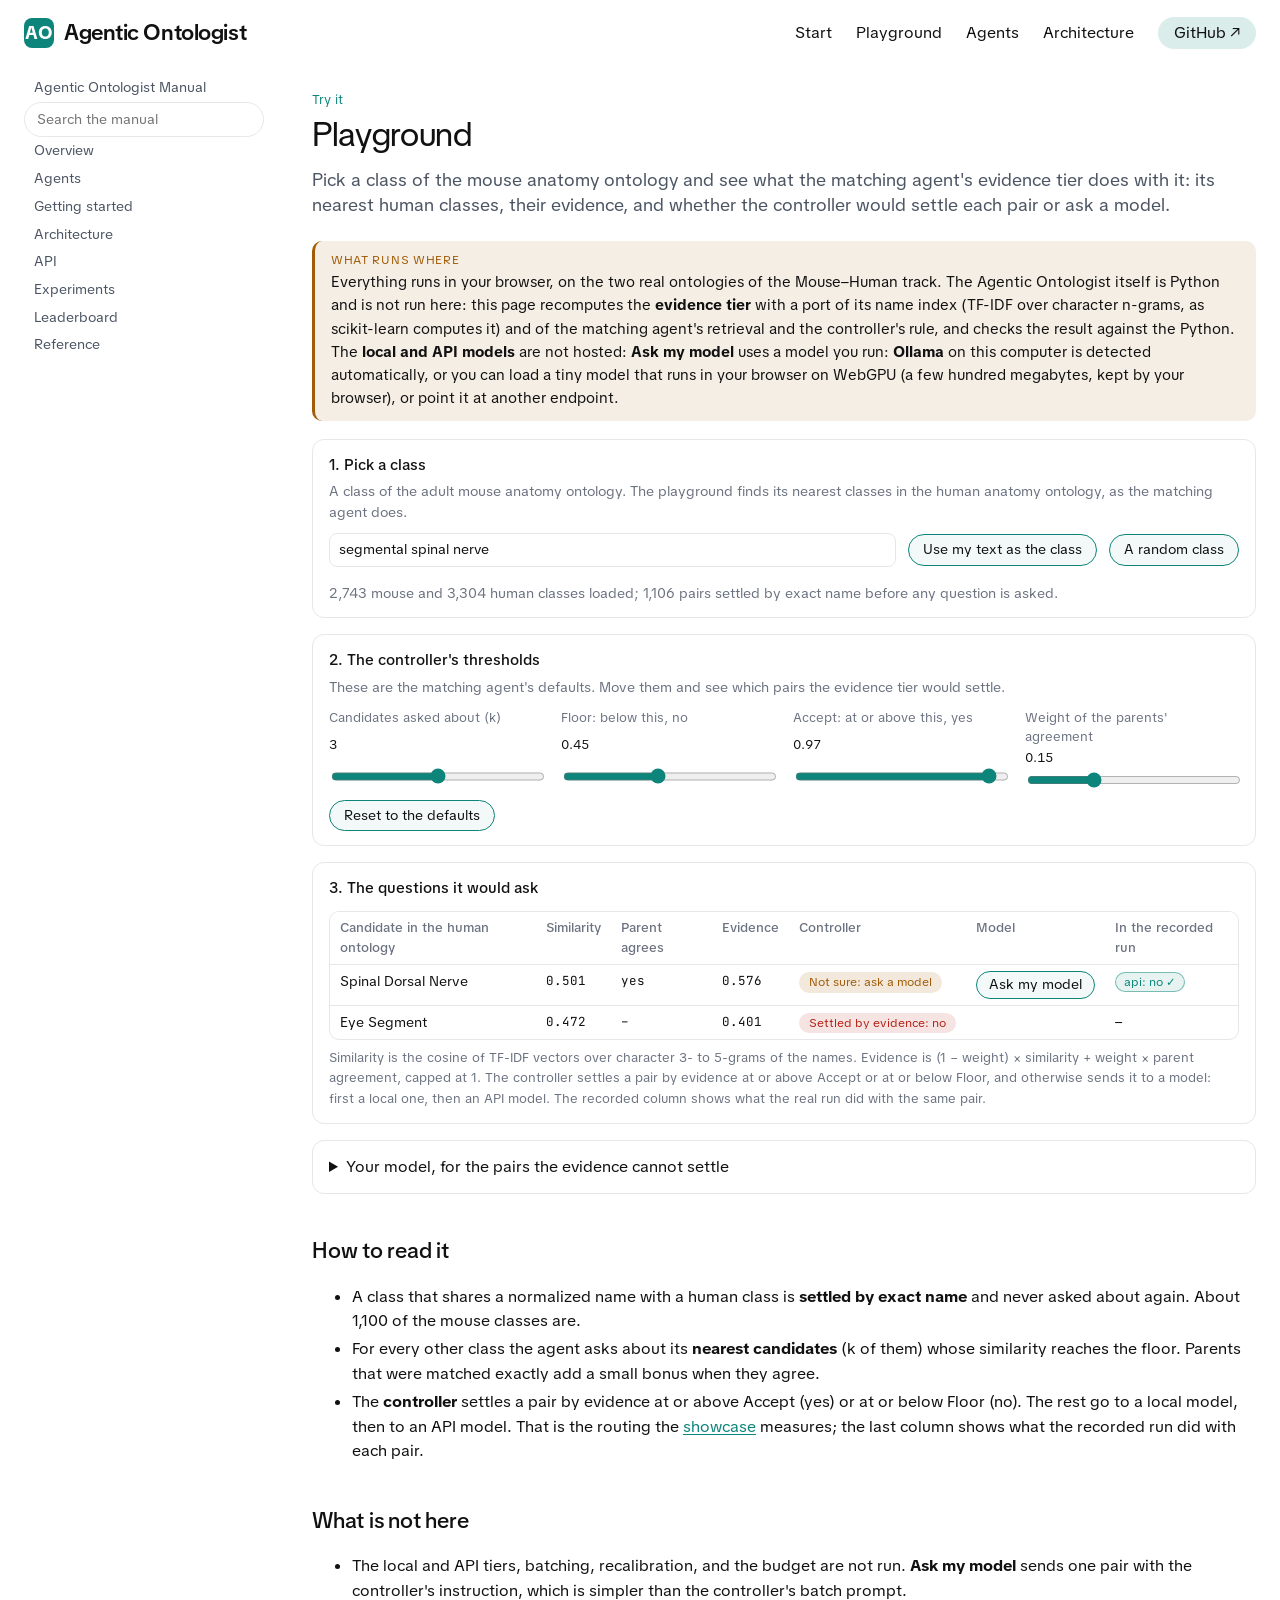
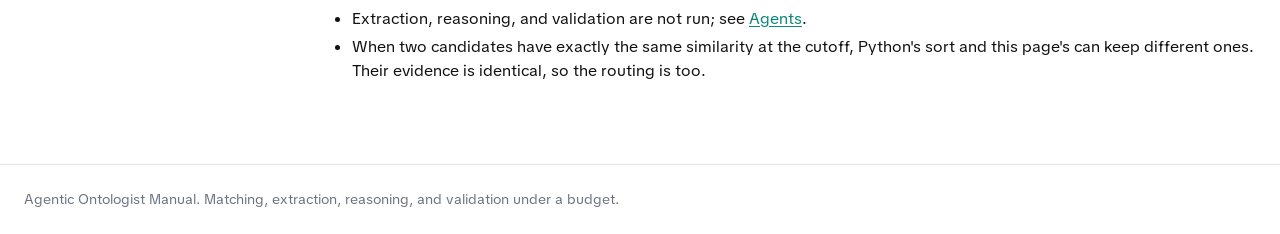
<file: playground.html>
<!DOCTYPE html>
<html lang="en">
<head>
<meta charset="utf-8">
<meta name="viewport" content="width=device-width, initial-scale=1">
<title>Playground — Agentic Ontologist Manual</title>
<meta name="description" content="Pick a class of the mouse anatomy ontology and see the matching agent's evidence tier: nearest human classes, evidence, and the controller's routing.">
<link rel="preconnect" href="https://fonts.googleapis.com">
<link rel="preconnect" href="https://fonts.gstatic.com" crossorigin>
<link href="https://fonts.googleapis.com/css2?family=TikTok+Sans:wght@400;500;600;700&family=JetBrains+Mono:wght@400;500&display=swap" rel="stylesheet">
<link rel="icon" href="favicon.svg" type="image/svg+xml">
<link rel="stylesheet" href="style.css">
</head>
<body>
<a class="skip" href="#content">Skip to content</a>
<header class="site">
  <a class="logo" href="index.html"><span class="logo-mark">AO</span><span>Agentic Ontologist</span></a>
  <nav class="site" aria-label="Site">
    <a href="getting-started.html">Start</a><a href="playground.html" aria-current="page">Playground</a>
    <a href="agents.html">Agents</a>
    <a href="architecture.html">Architecture</a>
    <label class="nav-button" for="nav-toggle">Menu</label>
    <a href="https://github.com/lamng3/agentic-ontologist" class="pill">GitHub ↗</a>
  </nav>
</header>
<input id="nav-toggle" class="nav-toggle" type="checkbox">
<div class="layout">
<nav class="nav" aria-label="Manual pages">
<a class="brand-desk" href="index.html">Agentic Ontologist Manual</a><input class="search" id="q" type="search" placeholder="Search the manual" autocomplete="off"><ul id="results" hidden></ul><a href="index.html">Overview</a><a href="agents.html">Agents</a><a href="getting-started.html">Getting started</a><a href="architecture.html">Architecture</a><a href="api.html">API</a><a href="experiments.html">Experiments</a><a href="leaderboard.html">Leaderboard</a><a href="reference.html">Reference</a>
</nav>
<main id="content">
<p class="kicker">Try it</p>
<h1>Playground</h1>
<p class="lede">Pick a class of the mouse anatomy ontology and see what the matching agent's evidence tier does with it: its nearest human classes, their evidence, and whether the controller would settle each pair or ask a model.</p>
<div class="callout warning" role="note"><span class="label">What runs where</span><p>Everything runs in your browser, on the two real ontologies of the Mouse&ndash;Human track. The Agentic Ontologist itself is Python and is not run here: this page recomputes the <strong>evidence tier</strong> with a port of its name index (TF-IDF over character n-grams, as scikit-learn computes it) and of the matching agent's retrieval and the controller's rule, and checks the result against the Python. The <strong>local and API models</strong> are not hosted: <strong>Ask my model</strong> uses a model you run: <strong>Ollama</strong> on this computer is detected automatically, or you can load a tiny model that runs in your browser on WebGPU (a few hundred megabytes, kept by your browser), or point it at another endpoint.</p></div>
<div role="group" id="aplay" aria-label="Evidence tier playground">Loading the playground…</div>
<script src="pg.js"></script>
<script src="playground.js"></script>
<h2 id="how-to-read-it">How to read it</h2>
<ul>
<li>A class that shares a normalized name with a human class is <strong>settled by exact name</strong> and never asked about again. About 1,100 of the mouse classes are.</li>
<li>For every other class the agent asks about its <strong>nearest candidates</strong> (k of them) whose similarity reaches the floor. Parents that were matched exactly add a small bonus when they agree.</li>
<li>The <strong>controller</strong> settles a pair by evidence at or above Accept (yes) or at or below Floor (no). The rest go to a local model, then to an API model. That is the routing the <a href="https://lamng3.com/agentic-ontologist/showcase/">showcase</a> measures; the last column shows what the recorded run did with each pair.</li>
</ul>
<h2 id="what-is-not-here">What is not here</h2>
<ul>
<li>The local and API tiers, batching, recalibration, and the budget are not run. <strong>Ask my model</strong> sends one pair with the controller's instruction, which is simpler than the controller's batch prompt.</li>
<li>Extraction, reasoning, and validation are not run; see <a href="agents.html">Agents</a>.</li>
<li>When two candidates have exactly the same similarity at the cutoff, Python's sort and this page's can keep different ones. Their evidence is identical, so the routing is too.</li>
</ul>
</main>
</div>
<footer class="site">Agentic Ontologist Manual. Matching, extraction, reasoning, and validation under a budget.</footer>
<script src="search.js"></script>
</body>
</html>
</file>
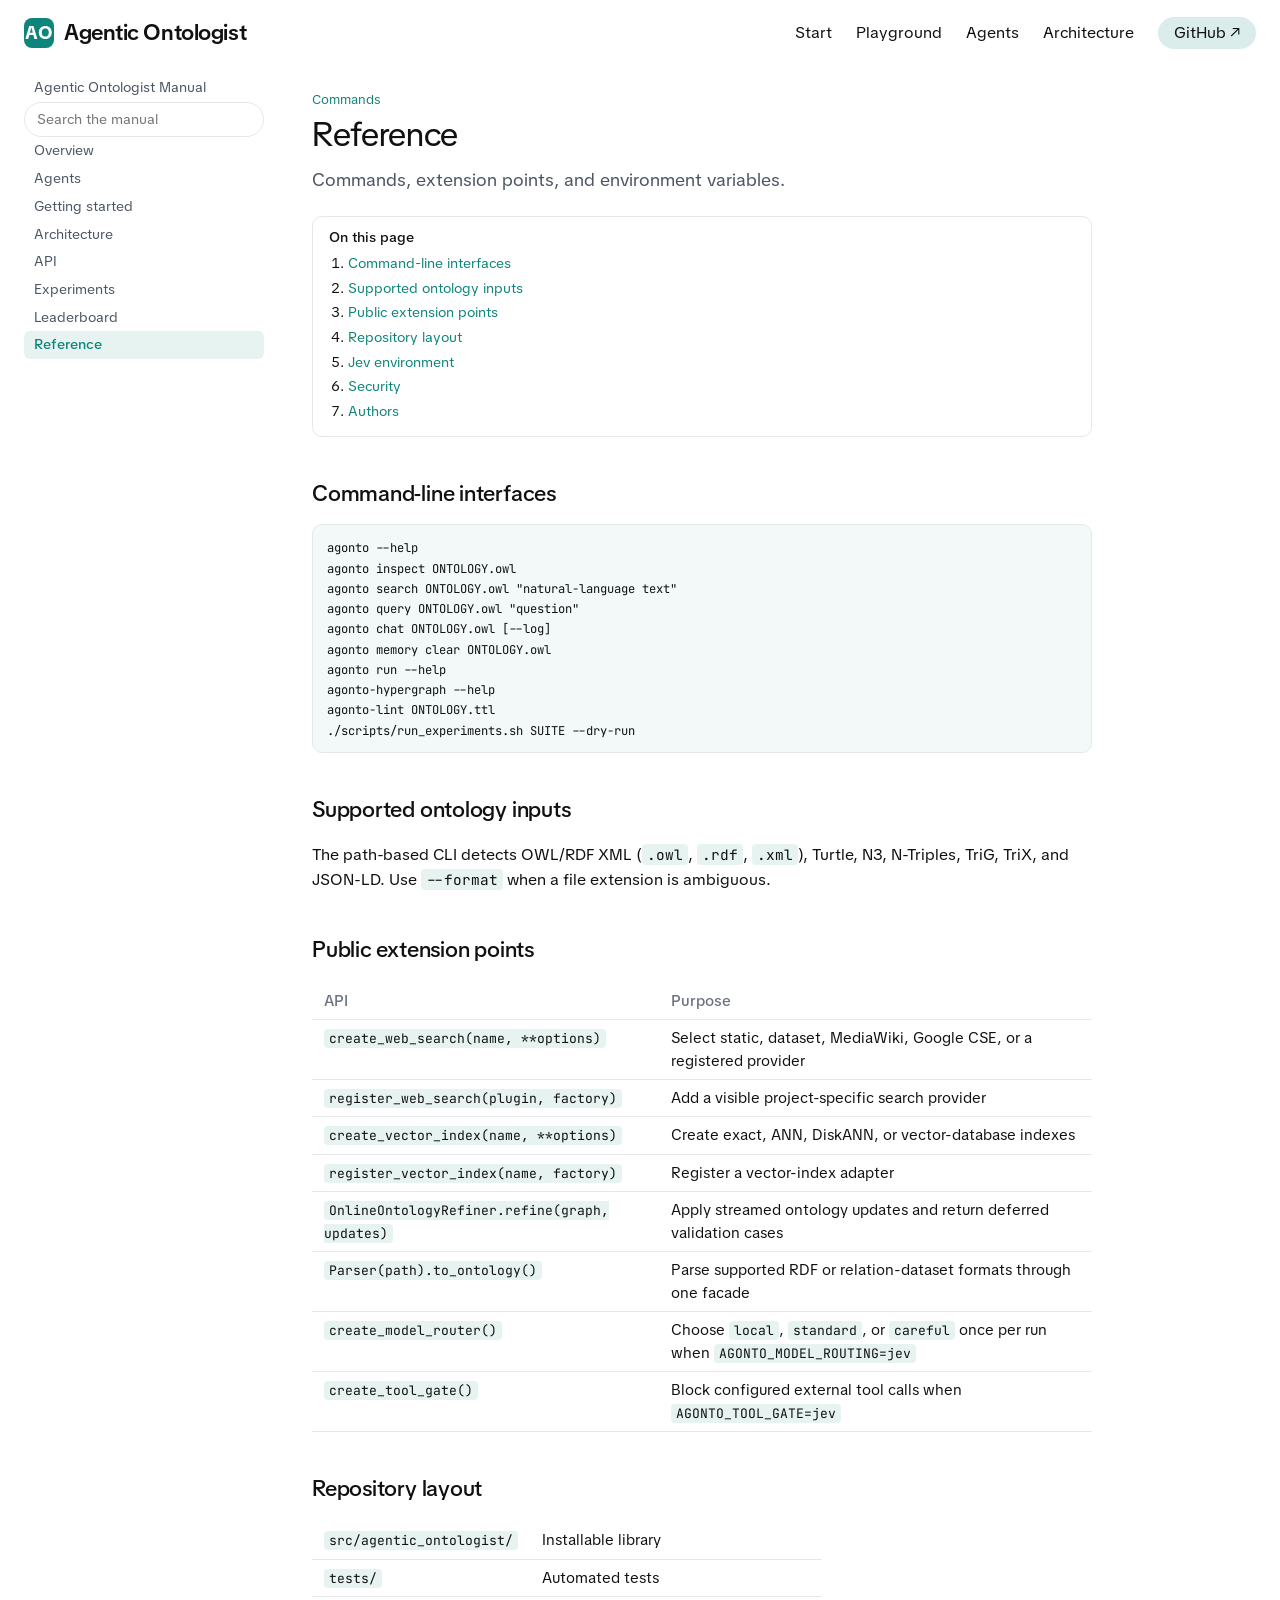
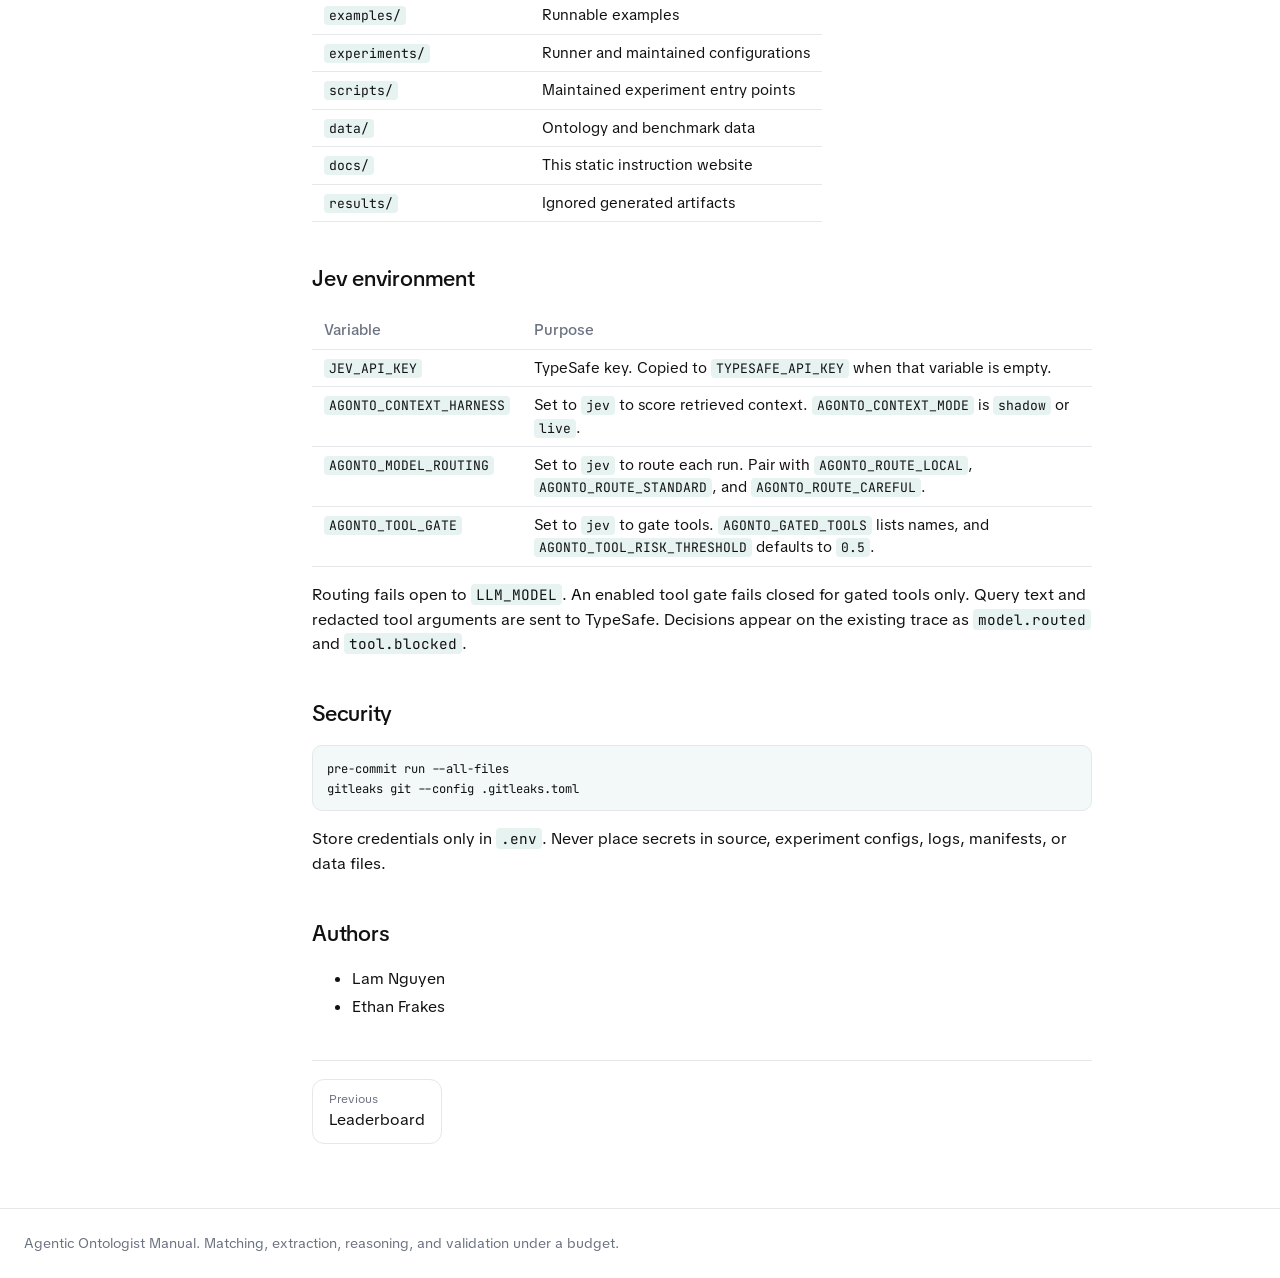
<file: reference.html>
<!DOCTYPE html>
<html lang="en">
<head>
<meta charset="utf-8">
<meta name="viewport" content="width=device-width, initial-scale=1">
<title>Reference — Agentic Ontologist Manual</title>
<meta name="description" content="Commands, extension points, and environment variables.">
<link rel="preconnect" href="https://fonts.googleapis.com">
<link rel="preconnect" href="https://fonts.gstatic.com" crossorigin>
<link href="https://fonts.googleapis.com/css2?family=TikTok+Sans:wght@400;500;600;700&family=JetBrains+Mono:wght@400;500&display=swap" rel="stylesheet">
<link rel="icon" href="favicon.svg" type="image/svg+xml">
<link rel="stylesheet" href="style.css">
</head>
<body>
<a class="skip" href="#content">Skip to content</a>
<header class="site">
  <a class="logo" href="index.html"><span class="logo-mark">AO</span><span>Agentic Ontologist</span></a>
  <nav class="site" aria-label="Site">
    <a href="getting-started.html">Start</a><a href="playground.html">Playground</a>
    <a href="agents.html">Agents</a>
    <a href="architecture.html">Architecture</a>
    <label class="nav-button" for="nav-toggle">Menu</label>
    <a href="https://github.com/lamng3/agentic-ontologist" class="pill">GitHub ↗</a>
  </nav>
</header>
<input id="nav-toggle" class="nav-toggle" type="checkbox">
<div class="layout">
<nav class="nav" aria-label="Manual pages">
<a class="brand-desk" href="index.html">Agentic Ontologist Manual</a><input class="search" id="q" type="search" placeholder="Search the manual" autocomplete="off"><ul id="results" hidden></ul><a href="index.html">Overview</a><a href="agents.html">Agents</a><a href="getting-started.html">Getting started</a><a href="architecture.html">Architecture</a><a href="api.html">API</a><a href="experiments.html">Experiments</a><a href="leaderboard.html">Leaderboard</a><a href="reference.html" aria-current="page">Reference</a>
</nav>
<main id="content">
<p class="kicker">Commands</p>
<h1>Reference</h1>
<p class="lede">Commands, extension points, and environment variables.</p>
<nav class="toc" aria-label="On this page"><strong>On this page</strong><ol><li><a href="#command-line-interfaces">Command-line interfaces</a></li><li><a href="#supported-ontology-inputs">Supported ontology inputs</a></li><li><a href="#public-extension-points">Public extension points</a></li><li><a href="#repository-layout">Repository layout</a></li><li><a href="#jev-environment">Jev environment</a></li><li><a href="#security">Security</a></li><li><a href="#authors">Authors</a></li></ol></nav>
<h2 id="command-line-interfaces">Command-line interfaces</h2>
    <pre><code>agonto --help
agonto inspect ONTOLOGY.owl
agonto search ONTOLOGY.owl "natural-language text"
agonto query ONTOLOGY.owl "question"
agonto chat ONTOLOGY.owl [--log]
agonto memory clear ONTOLOGY.owl
agonto run --help
agonto-hypergraph --help
agonto-lint ONTOLOGY.ttl
./scripts/run_experiments.sh SUITE --dry-run</code></pre>

    <h2 id="supported-ontology-inputs">Supported ontology inputs</h2>
    <p>The path-based CLI detects OWL/RDF XML (<code>.owl</code>, <code>.rdf</code>, <code>.xml</code>), Turtle, N3, N-Triples, TriG, TriX, and JSON-LD. Use <code>--format</code> when a file extension is ambiguous.</p>

    <h2 id="public-extension-points">Public extension points</h2>
    <table><thead><tr><th scope="col">API</th><th scope="col">Purpose</th></tr></thead><tbody>
      <tr><td><code>create_web_search(name, **options)</code></td><td>Select static, dataset, MediaWiki, Google CSE, or a registered provider</td></tr>
      <tr><td><code>register_web_search(plugin, factory)</code></td><td>Add a visible project-specific search provider</td></tr>
      <tr><td><code>create_vector_index(name, **options)</code></td><td>Create exact, ANN, DiskANN, or vector-database indexes</td></tr>
      <tr><td><code>register_vector_index(name, factory)</code></td><td>Register a vector-index adapter</td></tr>
      <tr><td><code>OnlineOntologyRefiner.refine(graph, updates)</code></td><td>Apply streamed ontology updates and return deferred validation cases</td></tr>
      <tr><td><code>Parser(path).to_ontology()</code></td><td>Parse supported RDF or relation-dataset formats through one facade</td></tr>
      <tr><td><code>create_model_router()</code></td><td>Choose <code>local</code>, <code>standard</code>, or <code>careful</code> once per run when <code>AGONTO_MODEL_ROUTING=jev</code></td></tr>
      <tr><td><code>create_tool_gate()</code></td><td>Block configured external tool calls when <code>AGONTO_TOOL_GATE=jev</code></td></tr>
    </tbody></table>

    <h2 id="repository-layout">Repository layout</h2>
    <table><tbody><tr><td><code>src/agentic_ontologist/</code></td><td>Installable library</td></tr>
      <tr><td><code>tests/</code></td><td>Automated tests</td></tr>
      <tr><td><code>examples/</code></td><td>Runnable examples</td></tr>
      <tr><td><code>experiments/</code></td><td>Runner and maintained configurations</td></tr>
      <tr><td><code>scripts/</code></td><td>Maintained experiment entry points</td></tr>
      <tr><td><code>data/</code></td><td>Ontology and benchmark data</td></tr>
      <tr><td><code>docs/</code></td><td>This static instruction website</td></tr>
      <tr><td><code>results/</code></td><td>Ignored generated artifacts</td></tr>
    </tbody></table>

    <h2 id="jev-environment">Jev environment</h2>
    <table><thead><tr><th scope="col">Variable</th><th scope="col">Purpose</th></tr></thead><tbody>
      <tr><td><code>JEV_API_KEY</code></td><td>TypeSafe key. Copied to <code>TYPESAFE_API_KEY</code> when that variable is empty.</td></tr>
      <tr><td><code>AGONTO_CONTEXT_HARNESS</code></td><td>Set to <code>jev</code> to score retrieved context. <code>AGONTO_CONTEXT_MODE</code> is <code>shadow</code> or <code>live</code>.</td></tr>
      <tr><td><code>AGONTO_MODEL_ROUTING</code></td><td>Set to <code>jev</code> to route each run. Pair with <code>AGONTO_ROUTE_LOCAL</code>, <code>AGONTO_ROUTE_STANDARD</code>, and <code>AGONTO_ROUTE_CAREFUL</code>.</td></tr>
      <tr><td><code>AGONTO_TOOL_GATE</code></td><td>Set to <code>jev</code> to gate tools. <code>AGONTO_GATED_TOOLS</code> lists names, and <code>AGONTO_TOOL_RISK_THRESHOLD</code> defaults to <code>0.5</code>.</td></tr>
    </tbody></table>
    <p>Routing fails open to <code>LLM_MODEL</code>. An enabled tool gate fails closed for gated tools only. Query text and redacted tool arguments are sent to TypeSafe. Decisions appear on the existing trace as <code>model.routed</code> and <code>tool.blocked</code>.</p>

    <h2 id="security">Security</h2>
    <pre><code>pre-commit run --all-files
gitleaks git --config .gitleaks.toml</code></pre>
    <p>Store credentials only in <code>.env</code>. Never place secrets in source, experiment configs, logs, manifests, or data files.</p>

    <h2 id="authors">Authors</h2>
    <ul>
      <li>Lam Nguyen</li>
      <li>Ethan Frakes</li>
    </ul>
<nav class="pager" aria-label="Pages"><a class="prev" href="leaderboard.html"><span>Previous</span>Leaderboard</a><span></span></nav>
</main>
</div>
<footer class="site">Agentic Ontologist Manual. Matching, extraction, reasoning, and validation under a budget.</footer>
<script src="search.js"></script>
</body>
</html>
</file>
<file: style.css>
:root {
  --primary: #0d857a;
  --primary-5: rgba(13, 133, 122, 0.05);
  --primary-10: rgba(13, 133, 122, 0.1);
  --primary-15: rgba(13, 133, 122, 0.15);
  --primary-50: rgba(13, 133, 122, 0.5);
  --bg: #ffffff;
  --fg: #111111;
  --muted: #4b5563;
  --subtle: #6b7280;
  --faint: #9ca3af;
  --border: #e5e7eb;
  --warn: #a15c07;
  --warn-bg: rgba(161, 92, 7, 0.1);
  --bad: #b42318;
  --bad-bg: rgba(180, 35, 24, 0.09);
  --font: "TikTok Sans", ui-sans-serif, system-ui, -apple-system, "Segoe UI", sans-serif;
  --mono: "JetBrains Mono", ui-monospace, SFMono-Regular, Menlo, monospace;
}

@media (prefers-color-scheme: dark) {
  :root:not([data-theme="light"]) {
    --primary: #2dd4bf;
    --primary-5: rgba(45, 212, 191, 0.06);
    --primary-10: rgba(45, 212, 191, 0.1);
    --primary-15: rgba(45, 212, 191, 0.16);
    --primary-50: rgba(45, 212, 191, 0.5);
    --bg: #111214;
    --fg: #ececec;
    --muted: #b4b8bf;
    --subtle: #9096a0;
    --faint: #6b7280;
    --border: #2a2d33;
    --warn: #f0b252;
    --warn-bg: rgba(240, 178, 82, 0.12);
    --bad: #ff8a80;
    --bad-bg: rgba(255, 138, 128, 0.12);
  }
}

* { box-sizing: border-box; }
html { -webkit-text-size-adjust: 100%; scroll-behavior: smooth; }
body { margin: 0; background: var(--bg); color: var(--fg); font-family: var(--font); font-size: 16px; line-height: 1.55; }
::selection { background: var(--primary-15); }
a { color: var(--primary); text-underline-offset: 0.15em; }
button { font: inherit; color: inherit; }
button:not(:disabled) { cursor: pointer; }
.wrap { max-width: 1280px; margin: 0 auto; padding: 0 24px; }
.skip { position: absolute; left: -999px; top: 0; }
.skip:focus { left: 8px; top: 8px; background: var(--bg); padding: 8px; z-index: 5; }

/* Header */
header.site { display: flex; align-items: center; justify-content: space-between; gap: 24px; padding: 16px 24px; max-width: 1280px; margin: 0 auto; }
.logo { display: flex; align-items: center; gap: 10px; text-decoration: none; color: var(--fg); font-size: 22px; font-weight: 600; letter-spacing: -0.02em; }
.logo-mark { width: 30px; height: 30px; border-radius: 8px; background: var(--primary); color: var(--bg); display: grid; place-items: center; font-size: 18px; font-weight: 700; }
.logo b { color: var(--primary); font-weight: 600; }
nav.site { display: flex; align-items: center; gap: 24px; }
nav.site a { text-decoration: none; color: var(--fg); }
nav.site a:hover { color: var(--primary); }
nav.site a.pill { background: var(--primary-15); padding: 4px 16px; border-radius: 999px; }
nav.site a.pill:hover { background: var(--primary-50); color: var(--fg); }

/* Hero */
.hero { padding: 40px 0 56px; display: grid; grid-template-columns: 5fr 4fr; gap: 48px; align-items: start; }
.hero h1 { font-size: 36px; line-height: 1.2; font-weight: 400; margin: 24px 0 20px; max-width: 42rem; letter-spacing: -0.01em; }
.hero .lede { font-size: 18px; line-height: 1.4; color: var(--muted); margin: 0 0 28px; max-width: 42rem; }
.install { background: var(--primary-5); border: 1px solid var(--primary); border-radius: 10px; padding: 10px 14px; font-family: var(--mono); font-size: 13.5px; white-space: pre; overflow-x: auto; margin: 0 0 16px; }
.install .prompt { color: var(--primary-50); user-select: none; }
.actions { display: flex; gap: 8px; flex-wrap: wrap; }
.btn { border: 1px solid var(--primary); background: var(--primary-5); color: var(--fg); border-radius: 999px; padding: 4px 14px; font-size: 14px; text-decoration: none; }
.btn:hover:not(:disabled) { background: var(--primary-15); }
.btn:disabled { opacity: 0.45; }
.btn.solid { background: var(--primary); color: var(--bg); }

/* Live demo card */
.demo-card { border: 1px solid var(--border); border-radius: 12px; padding: 16px; }
.demo-card .head { display: flex; justify-content: space-between; align-items: baseline; margin-bottom: 10px; gap: 8px; }
.demo-card h3 { margin: 0; font-size: 15px; font-weight: 500; }
.tag { font-size: 12px; color: var(--subtle); white-space: nowrap; }
.tag b { color: var(--primary); font-weight: 500; }
.mems { display: grid; gap: 6px; margin: 4px 0 12px; }
.mem { border: 1px solid var(--border); border-radius: 8px; padding: 6px 10px; font-size: 13.5px; background: transparent; text-align: left; width: 100%; display: grid; grid-template-columns: 1fr auto; gap: 2px 10px; }
.mem:hover:not(:disabled) { border-color: var(--primary-50); }
.mem[aria-pressed="true"] { border-color: var(--primary); background: var(--primary-5); }
.mem .key { font-family: var(--mono); font-size: 12px; color: var(--subtle); }
.mem .txt { grid-column: 1; }
.mem.hidden { display: none; }
.chip { font-size: 11.5px; padding: 1px 8px; border-radius: 999px; align-self: start; grid-row: 1 / span 2; grid-column: 2; }
.chip.live { background: var(--primary-10); color: var(--primary); }
.chip.stale { background: var(--warn-bg); color: var(--warn); }
.chip.retracted { background: var(--bad-bg); color: var(--bad); }
.slider { display: grid; grid-template-columns: auto 1fr auto; gap: 10px; align-items: center; font-size: 13px; color: var(--subtle); }
.slider input { width: 100%; accent-color: var(--primary); }
.logline { font-family: var(--mono); font-size: 12px; color: var(--subtle); min-height: 2.9em; margin: 10px 0 0; }
.logline b { color: var(--fg); font-weight: 500; }
.note { font-size: 12.5px; color: var(--subtle); margin: 12px 0 0; }

/* Sections */
section.block { padding: 40px 0; border-top: 1px solid var(--border); }
section.block h2 { font-size: 20px; font-weight: 400; margin: 0 0 8px; }
section.block .sub { margin: 0 0 20px; font-size: 14px; color: var(--subtle); }
.cards { display: grid; grid-template-columns: repeat(auto-fill, minmax(260px, 1fr)); gap: 12px; }
a.card, div.card { border: 1px solid var(--border); border-radius: 12px; padding: 14px 16px; text-decoration: none; color: var(--fg); display: block; }
a.card:hover { border-color: var(--primary-50); background: var(--primary-5); }
a.card strong, div.card strong { display: block; font-weight: 500; margin-bottom: 2px; }
a.card span, div.card span { font-size: 14px; color: var(--muted); }

/* Manual */
.layout { max-width: 1280px; margin: 0 auto; padding: 0 24px; display: grid; grid-template-columns: 240px minmax(0, 1fr); gap: 48px; }
.nav { position: sticky; top: 0; align-self: start; max-height: 100vh; overflow-y: auto; padding: 8px 0 32px; font-size: 14px; }
.nav a { display: block; padding: 3px 10px; border-radius: 6px; text-decoration: none; color: var(--muted); }
.nav a:hover { color: var(--fg); background: var(--primary-5); }
.nav a[aria-current="page"] { color: var(--primary); background: var(--primary-10); font-weight: 500; }
.nav-part { margin: 18px 10px 4px; font-size: 11.5px; letter-spacing: 0.06em; text-transform: uppercase; color: var(--faint); }
.brand-desk { display: none; }
.search { width: 100%; padding: 6px 12px; border: 1px solid var(--border); border-radius: 999px; background: transparent; color: var(--fg); font: inherit; font-size: 14px; }
.search:focus { outline: 0; border-color: var(--primary); }
#results { list-style: none; padding: 0 0 0 10px; margin: 8px 0; }
#results li { margin: 4px 0; }
main { padding: 8px 0 64px; min-width: 0; max-width: 780px; }
.kicker { margin: 16px 0 0; font-size: 13px; color: var(--primary); }
h1 { font-size: 34px; font-weight: 400; line-height: 1.2; letter-spacing: -0.01em; margin: 4px 0 12px; }
.lede { font-size: 18px; line-height: 1.4; color: var(--muted); margin: 0 0 24px; }
h2 { font-size: 22px; font-weight: 500; margin: 40px 0 8px; letter-spacing: -0.01em; }
h3 { font-size: 17px; font-weight: 500; margin: 28px 0 6px; }
p, li { overflow-wrap: anywhere; }
li { margin: 3px 0; }
.toc { border: 1px solid var(--border); border-radius: 10px; padding: 10px 16px; margin: 0 0 24px; font-size: 14px; }
.toc strong { font-weight: 500; }
.toc ol { margin: 4px 0 0; padding-left: 1.2rem; }
.toc a { text-decoration: none; }
.callout { border-radius: 10px; padding: 10px 16px; margin: 18px 0; font-size: 15px; background: var(--primary-5); border-left: 3px solid var(--primary); }
.callout p:first-of-type { margin-top: 0; }
.callout p:last-child { margin-bottom: 0; }
.callout .label { display: block; font-size: 11.5px; letter-spacing: 0.06em; text-transform: uppercase; color: var(--primary); margin-bottom: 2px; }
.callout.next, .callout.warning { background: var(--warn-bg); border-color: var(--warn); }
.callout.next .label, .callout.warning .label { color: var(--warn); }
pre { background: var(--primary-5); border: 1px solid var(--border); border-radius: 10px; padding: 12px 14px; overflow-x: auto; font-family: var(--mono); font-size: 13.5px; line-height: 1.5; }
code { font-family: var(--mono); font-size: 0.9em; }
p code, li code, td code { background: var(--primary-10); border-radius: 4px; padding: 1px 5px; }
table { border-collapse: collapse; width: 100%; margin: 16px 0; font-size: 14.5px; display: block; overflow-x: auto; }
th, td { text-align: left; padding: 7px 12px; border-bottom: 1px solid var(--border); vertical-align: top; }
th { font-weight: 500; color: var(--subtle); }
footer.site { max-width: 1280px; margin: 0 auto; padding: 24px; border-top: 1px solid var(--border); font-size: 13.5px; color: var(--subtle); }
.nav-toggle, .nav-button { display: none; }

@media (max-width: 900px) {
  .hero { grid-template-columns: 1fr; gap: 28px; }
  .hero h1 { font-size: 30px; margin-top: 8px; }
  .layout { grid-template-columns: 1fr; gap: 0; }
  .nav { position: static; max-height: none; display: none; border-bottom: 1px solid var(--border); margin-bottom: 12px; }
  .nav-toggle:checked ~ .layout .nav { display: block; }
  .nav-button { display: inline-block; border: 1px solid var(--border); border-radius: 999px; padding: 2px 14px; font-size: 14px; }
  .brand-desk { display: block; font-weight: 500; padding: 4px 10px; }
  nav.site a:not(.pill) { display: none; }
  .wrap, .layout { padding: 0 16px; }
  header.site { padding: 12px 16px; }
}
.eyebrow { font-size: 12px; letter-spacing: 0.08em; text-transform: uppercase; color: var(--subtle); margin: 24px 0 4px; }
.prose-home { max-width: 780px; }
.prose-home h2 { margin-top: 28px; }

/* Routing demo */
.tabs { display: flex; flex-wrap: wrap; gap: 6px; margin-bottom: 10px; }
.tab { border: 1px solid var(--border); background: transparent; border-radius: 999px; padding: 2px 12px; font-size: 13px; }
.tab[aria-selected="true"] { border-color: var(--primary); background: var(--primary-10); color: var(--primary); }
.bars { display: grid; gap: 5px; margin: 8px 0; }
.bar { display: grid; grid-template-columns: 7.5em 1fr 3em 3.6em; gap: 8px; align-items: center; font-size: 12.5px; color: var(--subtle); }
.bar i { display: block; height: 10px; border-radius: 5px; background: var(--primary-10); position: relative; overflow: hidden; }
.bar i::after { content: ""; position: absolute; inset: 0 auto 0 0; width: var(--w); background: var(--primary); border-radius: 5px; transition: width 0.2s; }
.bar b { font-weight: 500; color: var(--fg); text-align: right; font-variant-numeric: tabular-nums; }
.bar em { font-style: normal; text-align: right; font-variant-numeric: tabular-nums; }
.bar.pick span { color: var(--fg); font-weight: 500; }
.rule { border: 0; border-top: 1px solid var(--border); margin: 14px 0; }
.ask { font-size: 13.5px; min-height: 11em; }
.ask .pair { font-size: 15px; margin: 0 0 8px; }
.ask .pair b { font-weight: 500; }
.steps { display: grid; grid-template-columns: repeat(3, 1fr); gap: 6px; margin: 8px 0; }
.step { border: 1px solid var(--border); border-radius: 8px; padding: 6px 8px; font-size: 12px; color: var(--faint); }
.step.on { border-color: var(--primary); background: var(--primary-10); color: var(--fg); }
.step b { display: block; font-weight: 500; font-size: 12.5px; }
.verdict.ok { color: var(--primary); }
.verdict.no { color: #b42318; }
.prose-home { max-width: none; }
.prose-home pre { max-width: 780px; }

/* Phones: let grid children shrink so wide code scrolls inside its box instead of widening the page */
.hero > *, .layout > *, .demo-card, .cards > * { min-width: 0; }
.install, pre { max-width: 100%; }
.demo-card pre, .demo-card .bars { overflow-x: auto; }
@media (max-width: 900px) {
  body { overflow-x: hidden; }
  .bar { grid-template-columns: 5em 1fr 2.4em 3.2em; }
}
@media (max-width: 900px) {
  header.site { gap: 8px; }
  nav.site { gap: 8px; }
  .logo { font-size: 19px; gap: 8px; }
  nav.site a.pill { padding: 3px 10px; white-space: nowrap; font-size: 14px; }
}
body:not(:has(.layout)) .nav-button { display: none; }
/* Previous and next */
.pager { display: flex; justify-content: space-between; gap: 16px; margin: 40px 0 0; padding-top: 18px; border-top: 1px solid var(--border); }
.pager a { display: block; border: 1px solid var(--border); border-radius: 12px; padding: 10px 16px; text-decoration: none; color: var(--fg); min-width: 0; max-width: 48%; }
.pager a:hover { border-color: var(--primary-50); background: var(--primary-5); }
.pager a span { display: block; font-size: 12px; color: var(--subtle); }
.pager .next { margin-left: auto; text-align: right; }

.try { margin: 0 0 12px; padding: 7px 12px; border-radius: 8px; background: var(--primary-10); font-size: 13.5px; }

/* Arena: a ranked leaderboard in the manual's own theme (arena.js) */
.arena { margin: 8px 0 24px; }
main:has(.arena) { max-width: none; }
.arena .a-bar { display: flex; flex-wrap: wrap; gap: 10px 16px; align-items: center; margin: 0 0 14px; font-size: 14px; }
.arena .seg { display: inline-flex; gap: 6px; flex-wrap: wrap; }
.arena .seg button { border: 1px solid var(--border); background: transparent; border-radius: 999px; padding: 3px 13px; font-size: 13.5px; }
.arena .seg button[aria-pressed="true"] { border-color: var(--primary); background: var(--primary-10); color: var(--primary); }
.arena input[type="search"] { border: 1px solid var(--border); background: transparent; border-radius: 999px; padding: 4px 14px; font: inherit; font-size: 14px; min-width: 12em; color: var(--fg); }
.arena input[type="search"]:focus { outline: 0; border-color: var(--primary); }
.arena .a-sub { color: var(--subtle); font-size: 13.5px; margin: 0 0 14px; }
.podium { display: grid; grid-template-columns: repeat(3, minmax(0, 1fr)); gap: 12px; margin: 0 0 18px; align-items: end; }
.podium .slot { border: 1px solid var(--border); border-radius: 14px; padding: 14px 16px; display: grid; gap: 4px; position: relative; overflow: hidden; }
.podium .slot.r1 { order: 2; padding-top: 22px; padding-bottom: 20px; border-color: var(--gold); background: linear-gradient(180deg, color-mix(in srgb, var(--gold) 12%, transparent), transparent 70%); }
.podium .slot.r2 { order: 1; } .podium .slot.r3 { order: 3; }
.podium .slot.ours { box-shadow: inset 0 0 0 1.5px var(--primary-50); }
.medal { width: 28px; height: 28px; border-radius: 50%; display: grid; place-items: center; font-size: 14px; font-weight: 700; color: #fff; background: var(--m); }
.r1 .medal, td.rank .medal.r1 { --m: var(--gold); } .r2 .medal, td.rank .medal.r2 { --m: var(--silver); } .r3 .medal, td.rank .medal.r3 { --m: var(--bronze); }
.podium .name { font-weight: 500; font-size: 16px; overflow-wrap: anywhere; line-height: 1.25; }
.podium .score { font-size: 30px; font-weight: 500; letter-spacing: -0.01em; font-variant-numeric: tabular-nums; line-height: 1.1; }
.podium .meta { font-size: 12.5px; color: var(--subtle); min-height: 1.4em; }
.podium .slot.r1 .score { font-size: 36px; }
@media (max-width: 700px) { .podium { grid-template-columns: minmax(0, 1fr); } .podium .slot { order: unset !important; } }
.arena table { width: 100%; border-collapse: collapse; font-size: 14.5px; display: table; }
.arena th, .arena td { padding: 9px 10px; border-bottom: 1px solid var(--border); text-align: left; vertical-align: middle; }
.arena th { font-weight: 500; color: var(--subtle); white-space: nowrap; font-size: 13px; }
.arena th button { background: none; border: 0; padding: 0; font: inherit; color: inherit; cursor: pointer; }
.arena th button:hover, .arena th[aria-sort] button { color: var(--fg); }
.arena th[aria-sort="descending"] button::after { content: " ↓"; } .arena th[aria-sort="ascending"] button::after { content: " ↑"; }
.arena td.num, .arena th.num { text-align: right; font-variant-numeric: tabular-nums; }
.arena td.rank { width: 3.2em; }
.arena td.rank .medal { width: 24px; height: 24px; font-size: 12px; }
.arena td.rank .plain { color: var(--subtle); padding-left: 8px; }
.arena tr.ours td { background: var(--primary-5); }
.arena tr.ours td:first-child { box-shadow: inset 3px 0 0 var(--primary); }
.arena .nm { font-weight: 500; }
.arena .tags { display: flex; flex-wrap: wrap; gap: 4px 6px; margin-top: 3px; }
.arena .tag { display: inline-block; font-size: 11.5px; padding: 0 8px; border-radius: 999px; border: 1px solid var(--border); color: var(--subtle); white-space: nowrap; }
.arena .tag.ours { border-color: var(--primary-50); color: var(--primary); background: var(--primary-10); }
.arena .meter { display: grid; grid-template-columns: minmax(70px, 1fr) 3.4em; gap: 10px; align-items: center; min-width: 170px; }
.arena .meter i { display: block; height: 9px; border-radius: 5px; background: var(--primary-10); position: relative; overflow: hidden; }
.arena .meter i::after { content: ""; position: absolute; inset: 0 auto 0 0; width: var(--w); background: var(--primary); border-radius: 5px; }
.arena tr.other .meter i::after { background: var(--faint); }
.arena .meter b { font-weight: 500; text-align: right; font-variant-numeric: tabular-nums; }
.arena .none { color: var(--faint); }
.arena .a-foot { color: var(--subtle); font-size: 13px; margin: 12px 0 0; }
.arena .scroll { overflow-x: auto; }
@media (max-width: 720px) { .arena .opt { display: none; } .arena .meter { min-width: 120px; } }
:root { --gold: #b8860b; --silver: #8a94a3; --bronze: #b0693a; }
@media (prefers-color-scheme: dark) { :root:not([data-theme="light"]) { --gold: #d4a62a; --silver: #9aa4b2; --bronze: #c97b4a; } }

.btn.solid:hover:not(:disabled) { background: var(--primary); color: var(--bg); filter: brightness(1.12); }
.btn.solid:disabled { opacity: 0.5; }

/* Playground (pg.js) */
.pg { margin: 8px 0 24px; display: grid; gap: 16px; }
.pg-panel { border: 1px solid var(--border); border-radius: 12px; padding: 14px 16px; min-width: 0; }
.pg-panel > h3 { font-size: 15px; font-weight: 500; margin: 0 0 4px; }
.pg-panel > .pg-sub { font-size: 13.5px; color: var(--subtle); margin: 0 0 10px; }
.pg textarea { width: 100%; min-height: 9em; resize: vertical; border: 1px solid var(--border); border-radius: 10px; background: var(--primary-5); color: var(--fg); font: 13px/1.5 var(--mono); padding: 10px 12px; tab-size: 2; }
.pg textarea:focus, .pg select:focus, .pg input:focus { outline: 2px solid var(--primary); outline-offset: 1px; }
.pg select, .pg input[type="text"], .pg input[type="password"], .pg input[type="search"] { border: 1px solid var(--border); background: transparent; color: var(--fg); border-radius: 8px; padding: 5px 9px; font: inherit; font-size: 14px; max-width: 100%; }
.pg-row { display: flex; flex-wrap: wrap; gap: 8px 12px; align-items: center; margin: 10px 0 0; }
.pg-row .grow { flex: 1 1 14em; }
.pg-status { font-size: 13px; color: var(--subtle); }
.pg-line { font-size: 13.5px; color: var(--subtle); margin: 8px 0 0; }
.pg-line b { color: var(--fg); font-weight: 500; }
.pg-note { font-size: 13px; color: var(--subtle); margin: 8px 0 0; }
.pg-pre { font: 12.5px/1.5 var(--mono); background: var(--primary-5); border: 1px solid var(--border); border-radius: 10px; padding: 10px 12px; overflow: auto; margin: 8px 0 0; white-space: pre-wrap; }
.pg-scroll { overflow: auto; max-height: 26em; border: 1px solid var(--border); border-radius: 10px; margin-top: 10px; }
.pg-table { border-collapse: collapse; width: 100%; font-size: 13px; display: table; margin: 0; }
.pg-table th, .pg-table td { text-align: left; padding: 6px 10px; border-bottom: 1px solid var(--border); font-family: var(--mono); font-size: 12.5px; white-space: nowrap; }
.pg-table th { position: sticky; top: 0; background: var(--bg); color: var(--subtle); font-weight: 500; }
.pg-table tr:last-child td { border-bottom: 0; }
.pg-table td.pg-iri { color: var(--primary); } .pg-table td.pg-literal { color: var(--fg); } .pg-table td.pg-blank, .pg-table td.pg-unbound { color: var(--faint); }
.pg-error { border-left: 3px solid var(--bad, #b42318); background: color-mix(in srgb, var(--bad, #b42318) 10%, transparent); border-radius: 0 10px 10px 0; padding: 8px 12px; font: 13px/1.5 var(--mono); margin-top: 10px; white-space: pre-wrap; }
.pg-field { display: grid; gap: 3px; font-size: 12.5px; color: var(--subtle); }
.pg-field input { width: 100%; }
.pg-llm { display: grid; grid-template-columns: repeat(auto-fit, minmax(12em, 1fr)); gap: 10px; }
.pg-cols { display: grid; grid-template-columns: minmax(0, 1fr) minmax(0, 1fr); gap: 16px; }
@media (max-width: 900px) { .pg-cols { grid-template-columns: minmax(0, 1fr); } }
.pg-tag { display: inline-block; font-size: 11.5px; padding: 0 8px; border-radius: 999px; border: 1px solid var(--border); color: var(--subtle); }
.pg-tag.ok { border-color: var(--primary-50); color: var(--primary); background: var(--primary-10); }
.pg-tag.bad { border-color: var(--bad, #b42318); color: var(--bad, #b42318); }
.plan { list-style: none; margin: 8px 0 0; padding: 0; font: 12.5px/1.6 var(--mono); }
.plan li { display: flex; flex-wrap: wrap; gap: 4px 10px; align-items: baseline; padding-left: calc(var(--d) * 18px); }
.plan .op { color: var(--fg); } .plan .est { color: var(--subtle); }
.plan .rows { font-size: 11.5px; padding: 0 8px; border-radius: 999px; background: var(--primary-10); color: var(--primary); }
.plan .rows.off { background: color-mix(in srgb, var(--warn, #a15c07) 14%, transparent); color: var(--warn, #a15c07); }

.btn.solid:hover:not(:disabled) { background: var(--primary); color: var(--bg); filter: brightness(1.12); }
.btn.solid:disabled { opacity: 0.5; }

/* Evidence playground */
.rt { display: inline-block; font-size: 12px; padding: 1px 10px; border-radius: 999px; white-space: nowrap; }
.rt.yes { background: var(--primary-10); color: var(--primary); }
.rt.no { background: color-mix(in srgb, var(--bad, #b42318) 12%, transparent); color: var(--bad, #b42318); }
.rt.model { background: color-mix(in srgb, var(--warn, #a15c07) 14%, transparent); color: var(--warn, #a15c07); }
.sugg { display: flex; flex-wrap: wrap; gap: 6px; margin-top: 8px; }
.sugg button { border: 1px solid var(--border); background: transparent; border-radius: 999px; padding: 2px 11px; font-size: 13px; }
.sugg button:hover { border-color: var(--primary-50); background: var(--primary-5); }
.params { display: grid; grid-template-columns: repeat(auto-fit, minmax(13em, 1fr)); gap: 10px 18px; margin-top: 10px; }
.params label { display: grid; gap: 2px; font-size: 12.5px; color: var(--subtle); }
.params input[type="range"] { width: 100%; accent-color: var(--primary); }
.params output { color: var(--fg); font-variant-numeric: tabular-nums; }
.cand td { white-space: normal; font-family: var(--font); font-size: 13.5px; }
.cand td.num { font-family: var(--mono); font-size: 12.5px; }
main:has(.pg) { max-width: none; }
.cand .btn { white-space: nowrap; padding: 2px 12px; }
.cand th { font-family: var(--font); font-size: 13px; white-space: normal; }
.pg input[type="range"] { accent-color: var(--primary); }
.pg progress { accent-color: var(--primary); width: 10em; height: 8px; }
</file>
